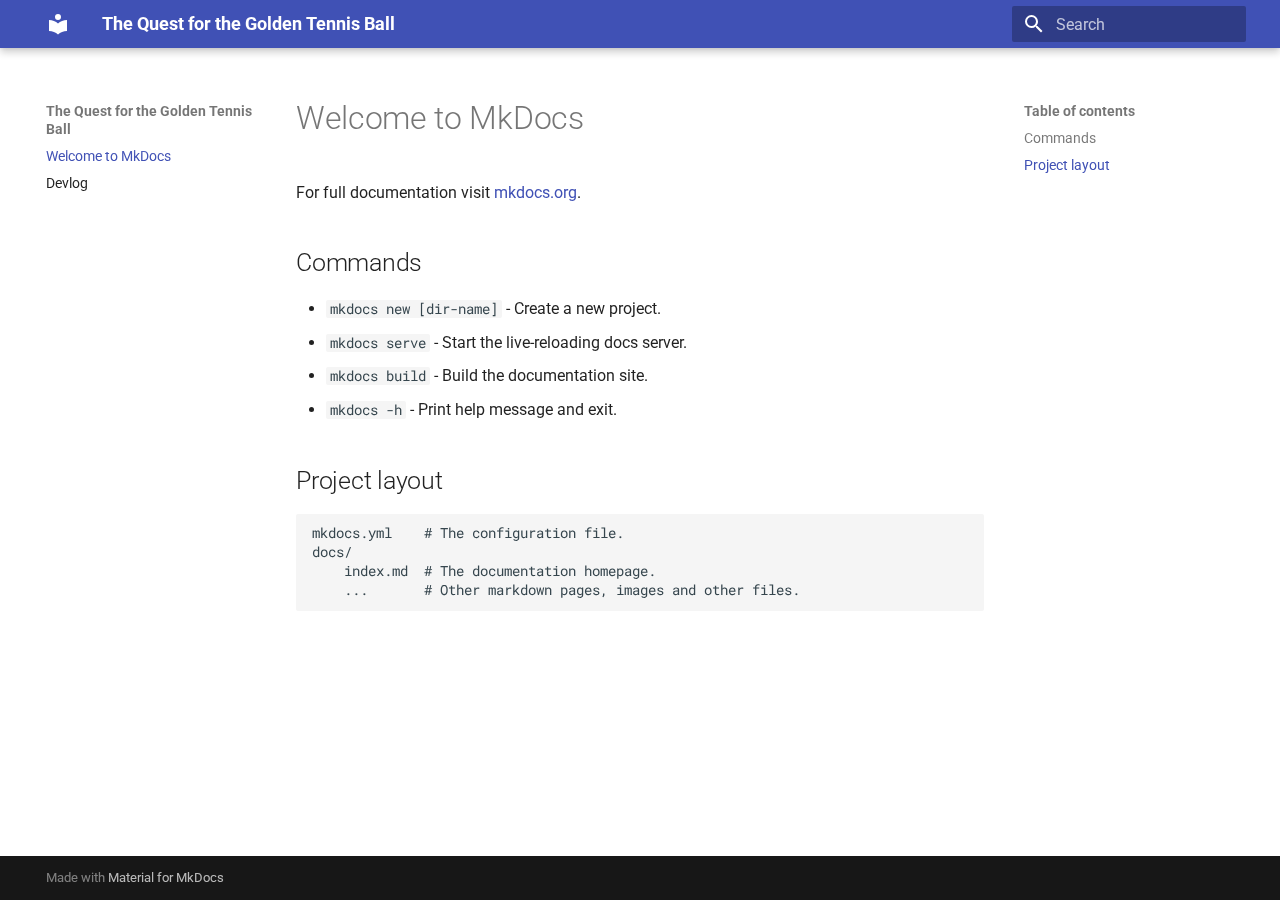
<file: index.html>
<!doctype html>
<html lang="en" class="no-js">
  <head>
    
      <meta charset="utf-8">
      <meta name="viewport" content="width=device-width,initial-scale=1">
      
      
      
      
      
        <link rel="next" href="devlog/">
      
      
        
      
      
      <link rel="icon" href="assets/images/favicon.png">
      <meta name="generator" content="mkdocs-1.6.1, mkdocs-material-9.7.0">
    
    
      
        <title>The Quest for the Golden Tennis Ball</title>
      
    
    
      <link rel="stylesheet" href="assets/stylesheets/main.618322db.min.css">
      
      


    
    
      
    
    
      
        
        
        <link rel="preconnect" href="https://fonts.gstatic.com" crossorigin>
        <link rel="stylesheet" href="https://fonts.googleapis.com/css?family=Roboto:300,300i,400,400i,700,700i%7CRoboto+Mono:400,400i,700,700i&display=fallback">
        <style>:root{--md-text-font:"Roboto";--md-code-font:"Roboto Mono"}</style>
      
    
    
    <script>__md_scope=new URL(".",location),__md_hash=e=>[...e].reduce(((e,_)=>(e<<5)-e+_.charCodeAt(0)),0),__md_get=(e,_=localStorage,t=__md_scope)=>JSON.parse(_.getItem(t.pathname+"."+e)),__md_set=(e,_,t=localStorage,a=__md_scope)=>{try{t.setItem(a.pathname+"."+e,JSON.stringify(_))}catch(e){}}</script>
    
      

    
    
  </head>
  
  
    <body dir="ltr">
  
    
    <input class="md-toggle" data-md-toggle="drawer" type="checkbox" id="__drawer" autocomplete="off">
    <input class="md-toggle" data-md-toggle="search" type="checkbox" id="__search" autocomplete="off">
    <label class="md-overlay" for="__drawer"></label>
    <div data-md-component="skip">
      
        
        <a href="#welcome-to-mkdocs" class="md-skip">
          Skip to content
        </a>
      
    </div>
    <div data-md-component="announce">
      
    </div>
    
    
      

  

<header class="md-header md-header--shadow" data-md-component="header">
  <nav class="md-header__inner md-grid" aria-label="Header">
    <a href="." title="The Quest for the Golden Tennis Ball" class="md-header__button md-logo" aria-label="The Quest for the Golden Tennis Ball" data-md-component="logo">
      
  
  <svg xmlns="http://www.w3.org/2000/svg" viewBox="0 0 24 24"><path d="M12 8a3 3 0 0 0 3-3 3 3 0 0 0-3-3 3 3 0 0 0-3 3 3 3 0 0 0 3 3m0 3.54C9.64 9.35 6.5 8 3 8v11c3.5 0 6.64 1.35 9 3.54 2.36-2.19 5.5-3.54 9-3.54V8c-3.5 0-6.64 1.35-9 3.54"/></svg>

    </a>
    <label class="md-header__button md-icon" for="__drawer">
      
      <svg xmlns="http://www.w3.org/2000/svg" viewBox="0 0 24 24"><path d="M3 6h18v2H3zm0 5h18v2H3zm0 5h18v2H3z"/></svg>
    </label>
    <div class="md-header__title" data-md-component="header-title">
      <div class="md-header__ellipsis">
        <div class="md-header__topic">
          <span class="md-ellipsis">
            The Quest for the Golden Tennis Ball
          </span>
        </div>
        <div class="md-header__topic" data-md-component="header-topic">
          <span class="md-ellipsis">
            
              Welcome to MkDocs
            
          </span>
        </div>
      </div>
    </div>
    
    
      <script>var palette=__md_get("__palette");if(palette&&palette.color){if("(prefers-color-scheme)"===palette.color.media){var media=matchMedia("(prefers-color-scheme: light)"),input=document.querySelector(media.matches?"[data-md-color-media='(prefers-color-scheme: light)']":"[data-md-color-media='(prefers-color-scheme: dark)']");palette.color.media=input.getAttribute("data-md-color-media"),palette.color.scheme=input.getAttribute("data-md-color-scheme"),palette.color.primary=input.getAttribute("data-md-color-primary"),palette.color.accent=input.getAttribute("data-md-color-accent")}for(var[key,value]of Object.entries(palette.color))document.body.setAttribute("data-md-color-"+key,value)}</script>
    
    
    
      
      
        <label class="md-header__button md-icon" for="__search">
          
          <svg xmlns="http://www.w3.org/2000/svg" viewBox="0 0 24 24"><path d="M9.5 3A6.5 6.5 0 0 1 16 9.5c0 1.61-.59 3.09-1.56 4.23l.27.27h.79l5 5-1.5 1.5-5-5v-.79l-.27-.27A6.52 6.52 0 0 1 9.5 16 6.5 6.5 0 0 1 3 9.5 6.5 6.5 0 0 1 9.5 3m0 2C7 5 5 7 5 9.5S7 14 9.5 14 14 12 14 9.5 12 5 9.5 5"/></svg>
        </label>
        <div class="md-search" data-md-component="search" role="dialog">
  <label class="md-search__overlay" for="__search"></label>
  <div class="md-search__inner" role="search">
    <form class="md-search__form" name="search">
      <input type="text" class="md-search__input" name="query" aria-label="Search" placeholder="Search" autocapitalize="off" autocorrect="off" autocomplete="off" spellcheck="false" data-md-component="search-query" required>
      <label class="md-search__icon md-icon" for="__search">
        
        <svg xmlns="http://www.w3.org/2000/svg" viewBox="0 0 24 24"><path d="M9.5 3A6.5 6.5 0 0 1 16 9.5c0 1.61-.59 3.09-1.56 4.23l.27.27h.79l5 5-1.5 1.5-5-5v-.79l-.27-.27A6.52 6.52 0 0 1 9.5 16 6.5 6.5 0 0 1 3 9.5 6.5 6.5 0 0 1 9.5 3m0 2C7 5 5 7 5 9.5S7 14 9.5 14 14 12 14 9.5 12 5 9.5 5"/></svg>
        
        <svg xmlns="http://www.w3.org/2000/svg" viewBox="0 0 24 24"><path d="M20 11v2H8l5.5 5.5-1.42 1.42L4.16 12l7.92-7.92L13.5 5.5 8 11z"/></svg>
      </label>
      <nav class="md-search__options" aria-label="Search">
        
        <button type="reset" class="md-search__icon md-icon" title="Clear" aria-label="Clear" tabindex="-1">
          
          <svg xmlns="http://www.w3.org/2000/svg" viewBox="0 0 24 24"><path d="M19 6.41 17.59 5 12 10.59 6.41 5 5 6.41 10.59 12 5 17.59 6.41 19 12 13.41 17.59 19 19 17.59 13.41 12z"/></svg>
        </button>
      </nav>
      
    </form>
    <div class="md-search__output">
      <div class="md-search__scrollwrap" tabindex="0" data-md-scrollfix>
        <div class="md-search-result" data-md-component="search-result">
          <div class="md-search-result__meta">
            Initializing search
          </div>
          <ol class="md-search-result__list" role="presentation"></ol>
        </div>
      </div>
    </div>
  </div>
</div>
      
    
    
  </nav>
  
</header>
    
    <div class="md-container" data-md-component="container">
      
      
        
          
        
      
      <main class="md-main" data-md-component="main">
        <div class="md-main__inner md-grid">
          
            
              
              <div class="md-sidebar md-sidebar--primary" data-md-component="sidebar" data-md-type="navigation" >
                <div class="md-sidebar__scrollwrap">
                  <div class="md-sidebar__inner">
                    



<nav class="md-nav md-nav--primary" aria-label="Navigation" data-md-level="0">
  <label class="md-nav__title" for="__drawer">
    <a href="." title="The Quest for the Golden Tennis Ball" class="md-nav__button md-logo" aria-label="The Quest for the Golden Tennis Ball" data-md-component="logo">
      
  
  <svg xmlns="http://www.w3.org/2000/svg" viewBox="0 0 24 24"><path d="M12 8a3 3 0 0 0 3-3 3 3 0 0 0-3-3 3 3 0 0 0-3 3 3 3 0 0 0 3 3m0 3.54C9.64 9.35 6.5 8 3 8v11c3.5 0 6.64 1.35 9 3.54 2.36-2.19 5.5-3.54 9-3.54V8c-3.5 0-6.64 1.35-9 3.54"/></svg>

    </a>
    The Quest for the Golden Tennis Ball
  </label>
  
  <ul class="md-nav__list" data-md-scrollfix>
    
      
      
  
  
    
  
  
  
    <li class="md-nav__item md-nav__item--active">
      
      <input class="md-nav__toggle md-toggle" type="checkbox" id="__toc">
      
      
        
      
      
        <label class="md-nav__link md-nav__link--active" for="__toc">
          
  
  
  <span class="md-ellipsis">
    
  
    Welcome to MkDocs
  

    
  </span>
  
  

          <span class="md-nav__icon md-icon"></span>
        </label>
      
      <a href="." class="md-nav__link md-nav__link--active">
        
  
  
  <span class="md-ellipsis">
    
  
    Welcome to MkDocs
  

    
  </span>
  
  

      </a>
      
        

<nav class="md-nav md-nav--secondary" aria-label="Table of contents">
  
  
  
    
  
  
    <label class="md-nav__title" for="__toc">
      <span class="md-nav__icon md-icon"></span>
      Table of contents
    </label>
    <ul class="md-nav__list" data-md-component="toc" data-md-scrollfix>
      
        <li class="md-nav__item">
  <a href="#commands" class="md-nav__link">
    <span class="md-ellipsis">
      
        Commands
      
    </span>
  </a>
  
</li>
      
        <li class="md-nav__item">
  <a href="#project-layout" class="md-nav__link">
    <span class="md-ellipsis">
      
        Project layout
      
    </span>
  </a>
  
</li>
      
    </ul>
  
</nav>
      
    </li>
  

    
      
      
  
  
  
  
    <li class="md-nav__item">
      <a href="devlog/" class="md-nav__link">
        
  
  
  <span class="md-ellipsis">
    
  
    Devlog
  

    
  </span>
  
  

      </a>
    </li>
  

    
  </ul>
</nav>
                  </div>
                </div>
              </div>
            
            
              
              <div class="md-sidebar md-sidebar--secondary" data-md-component="sidebar" data-md-type="toc" >
                <div class="md-sidebar__scrollwrap">
                  <div class="md-sidebar__inner">
                    

<nav class="md-nav md-nav--secondary" aria-label="Table of contents">
  
  
  
    
  
  
    <label class="md-nav__title" for="__toc">
      <span class="md-nav__icon md-icon"></span>
      Table of contents
    </label>
    <ul class="md-nav__list" data-md-component="toc" data-md-scrollfix>
      
        <li class="md-nav__item">
  <a href="#commands" class="md-nav__link">
    <span class="md-ellipsis">
      
        Commands
      
    </span>
  </a>
  
</li>
      
        <li class="md-nav__item">
  <a href="#project-layout" class="md-nav__link">
    <span class="md-ellipsis">
      
        Project layout
      
    </span>
  </a>
  
</li>
      
    </ul>
  
</nav>
                  </div>
                </div>
              </div>
            
          
          
            <div class="md-content" data-md-component="content">
              
              <article class="md-content__inner md-typeset">
                
                  



<h1 id="welcome-to-mkdocs">Welcome to MkDocs</h1>
<p>For full documentation visit <a href="https://www.mkdocs.org">mkdocs.org</a>.</p>
<h2 id="commands">Commands</h2>
<ul>
<li><code>mkdocs new [dir-name]</code> - Create a new project.</li>
<li><code>mkdocs serve</code> - Start the live-reloading docs server.</li>
<li><code>mkdocs build</code> - Build the documentation site.</li>
<li><code>mkdocs -h</code> - Print help message and exit.</li>
</ul>
<h2 id="project-layout">Project layout</h2>
<pre><code>mkdocs.yml    # The configuration file.
docs/
    index.md  # The documentation homepage.
    ...       # Other markdown pages, images and other files.
</code></pre>












                
              </article>
            </div>
          
          
<script>var target=document.getElementById(location.hash.slice(1));target&&target.name&&(target.checked=target.name.startsWith("__tabbed_"))</script>
        </div>
        
      </main>
      
        <footer class="md-footer">
  
  <div class="md-footer-meta md-typeset">
    <div class="md-footer-meta__inner md-grid">
      <div class="md-copyright">
  
  
    Made with
    <a href="https://squidfunk.github.io/mkdocs-material/" target="_blank" rel="noopener">
      Material for MkDocs
    </a>
  
</div>
      
    </div>
  </div>
</footer>
      
    </div>
    <div class="md-dialog" data-md-component="dialog">
      <div class="md-dialog__inner md-typeset"></div>
    </div>
    
    
    
      
      
      <script id="__config" type="application/json">{"annotate": null, "base": ".", "features": [], "search": "assets/javascripts/workers/search.7a47a382.min.js", "tags": null, "translations": {"clipboard.copied": "Copied to clipboard", "clipboard.copy": "Copy to clipboard", "search.result.more.one": "1 more on this page", "search.result.more.other": "# more on this page", "search.result.none": "No matching documents", "search.result.one": "1 matching document", "search.result.other": "# matching documents", "search.result.placeholder": "Type to start searching", "search.result.term.missing": "Missing", "select.version": "Select version"}, "version": null}</script>
    
    
      <script src="assets/javascripts/bundle.e71a0d61.min.js"></script>
      
    
  </body>
</html>
</file>
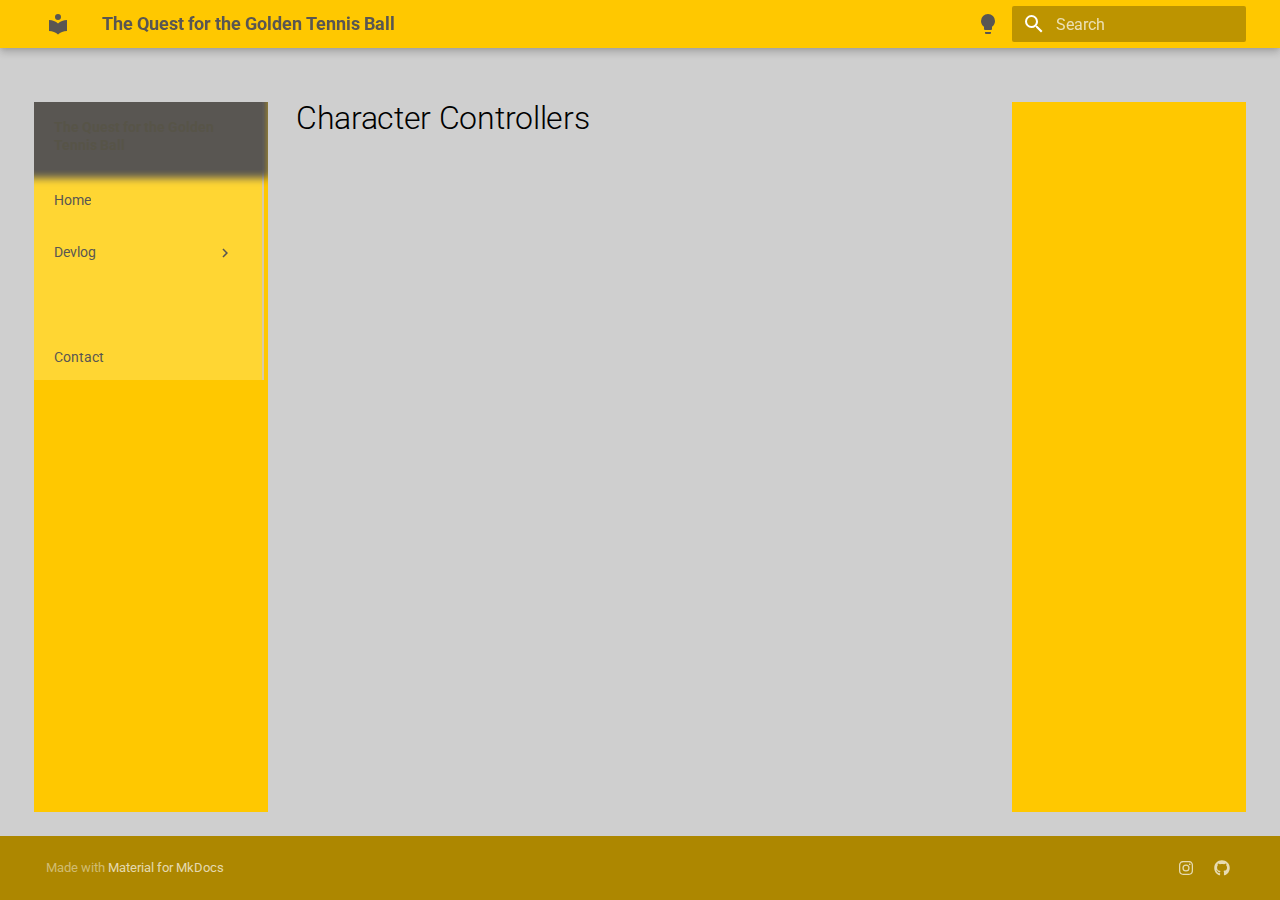
<file: CharacterController/index.html>
<!DOCTYPE html><html lang="en" class="no-js"><head>
    
      <meta charset="utf-8">
      <meta name="viewport" content="width=device-width,initial-scale=1">
      
        <meta name="description" content="A post about the different character controllers I've tried.">
      
      
      
      
      
      
        
      
      
      <link rel="icon" href="../assets/images/favicon.png">
      <meta name="generator" content="mkdocs-1.6.1, mkdocs-material-9.7.0">
    
    
      
        <title>Character Controller - The Quest for the Golden Tennis Ball</title>
      
    
    
      <link rel="stylesheet" href="../assets/stylesheets/main.618322db.min.css">
      
        
        <link rel="stylesheet" href="../assets/stylesheets/palette.ab4e12ef.min.css">
      
      


    
    
      
    
    
      
        
        
        <link rel="preconnect" href="https://fonts.gstatic.com" crossorigin>
        <link rel="stylesheet" href="https://fonts.googleapis.com/css?family=Roboto:300,300i,400,400i,700,700i%7CRoboto+Mono:400,400i,700,700i&amp;display=fallback">
        <style>:root{--md-text-font:"Roboto";--md-code-font:"Roboto Mono"}</style>
      
    
    
      <link rel="stylesheet" href="../stylesheets/gtb.css">
    
    <script>__md_scope=new URL("..",location),__md_hash=e=>[...e].reduce(((e,_)=>(e<<5)-e+_.charCodeAt(0)),0),__md_get=(e,_=localStorage,t=__md_scope)=>JSON.parse(_.getItem(t.pathname+"."+e)),__md_set=(e,_,t=localStorage,a=__md_scope)=>{try{t.setItem(a.pathname+"."+e,JSON.stringify(_))}catch(e){}}</script>
    
      

    
    
  <link href="../assets/stylesheets/glightbox.min.css" rel="stylesheet"><script src="../assets/javascripts/glightbox.min.js"></script><style id="glightbox-style">
            html.glightbox-open { overflow: initial; height: 100%; }
            .gslide-title { margin-top: 0px; user-select: text; }
            .gslide-desc { color: #666; user-select: text; }
            .gslide-image img { background: white; }
            .gscrollbar-fixer { padding-right: 15px; }
            .gdesc-inner { font-size: 0.75rem; }
            body[data-md-color-scheme="slate"] .gdesc-inner { background: var(--md-default-bg-color); }
            body[data-md-color-scheme="slate"] .gslide-title { color: var(--md-default-fg-color); }
            body[data-md-color-scheme="slate"] .gslide-desc { color: var(--md-default-fg-color); }
        </style></head>
  
  
    
    
      
    
    
    
    
    <body dir="ltr" data-md-color-scheme="gtbLight" data-md-color-primary="indigo" data-md-color-accent="indigo">
  
    
    <input class="md-toggle" data-md-toggle="drawer" type="checkbox" id="__drawer" autocomplete="off">
    <input class="md-toggle" data-md-toggle="search" type="checkbox" id="__search" autocomplete="off">
    <label class="md-overlay" for="__drawer"></label>
    <div data-md-component="skip">
      
        
        <a href="#character-controllers" class="md-skip">
          Skip to content
        </a>
      
    </div>
    <div data-md-component="announce">
      
    </div>
    
    
      

  

<header class="md-header md-header--shadow" data-md-component="header">
  <nav class="md-header__inner md-grid" aria-label="Header">
    <a href=".." title="The Quest for the Golden Tennis Ball" class="md-header__button md-logo" aria-label="The Quest for the Golden Tennis Ball" data-md-component="logo">
      
  
  <svg xmlns="http://www.w3.org/2000/svg" viewBox="0 0 24 24"><path d="M12 8a3 3 0 0 0 3-3 3 3 0 0 0-3-3 3 3 0 0 0-3 3 3 3 0 0 0 3 3m0 3.54C9.64 9.35 6.5 8 3 8v11c3.5 0 6.64 1.35 9 3.54 2.36-2.19 5.5-3.54 9-3.54V8c-3.5 0-6.64 1.35-9 3.54"></path></svg>

    </a>
    <label class="md-header__button md-icon" for="__drawer">
      
      <svg xmlns="http://www.w3.org/2000/svg" viewBox="0 0 24 24"><path d="M3 6h18v2H3zm0 5h18v2H3zm0 5h18v2H3z"></path></svg>
    </label>
    <div class="md-header__title" data-md-component="header-title">
      <div class="md-header__ellipsis">
        <div class="md-header__topic">
          <span class="md-ellipsis">
            The Quest for the Golden Tennis Ball
          </span>
        </div>
        <div class="md-header__topic" data-md-component="header-topic">
          <span class="md-ellipsis">
            
              Character Controller
            
          </span>
        </div>
      </div>
    </div>
    
      
        <form class="md-header__option" data-md-component="palette">
  
    
    
    
    <input class="md-option" data-md-color-media="" data-md-color-scheme="gtbLight" data-md-color-primary="indigo" data-md-color-accent="indigo" aria-label="Switch to dark mode" type="radio" name="__palette" id="__palette_0">
    
      <label class="md-header__button md-icon" title="Switch to dark mode" for="__palette_1" hidden>
        <svg xmlns="http://www.w3.org/2000/svg" viewBox="0 0 24 24"><path d="M12 2a7 7 0 0 0-7 7c0 2.38 1.19 4.47 3 5.74V17a1 1 0 0 0 1 1h6a1 1 0 0 0 1-1v-2.26c1.81-1.27 3-3.36 3-5.74a7 7 0 0 0-7-7M9 21a1 1 0 0 0 1 1h4a1 1 0 0 0 1-1v-1H9z"></path></svg>
      </label>
    
  
    
    
    
    <input class="md-option" data-md-color-media="" data-md-color-scheme="gtbDark" data-md-color-primary="indigo" data-md-color-accent="indigo" aria-label="Switch to light mode" type="radio" name="__palette" id="__palette_1">
    
      <label class="md-header__button md-icon" title="Switch to light mode" for="__palette_0" hidden>
        <svg xmlns="http://www.w3.org/2000/svg" viewBox="0 0 24 24"><path d="M12 2a7 7 0 0 1 7 7c0 2.38-1.19 4.47-3 5.74V17a1 1 0 0 1-1 1H9a1 1 0 0 1-1-1v-2.26C6.19 13.47 5 11.38 5 9a7 7 0 0 1 7-7M9 21v-1h6v1a1 1 0 0 1-1 1h-4a1 1 0 0 1-1-1m3-17a5 5 0 0 0-5 5c0 2.05 1.23 3.81 3 4.58V16h4v-2.42c1.77-.77 3-2.53 3-4.58a5 5 0 0 0-5-5"></path></svg>
      </label>
    
  
</form>
      
    
    
      <script>var palette=__md_get("__palette");if(palette&&palette.color){if("(prefers-color-scheme)"===palette.color.media){var media=matchMedia("(prefers-color-scheme: light)"),input=document.querySelector(media.matches?"[data-md-color-media='(prefers-color-scheme: light)']":"[data-md-color-media='(prefers-color-scheme: dark)']");palette.color.media=input.getAttribute("data-md-color-media"),palette.color.scheme=input.getAttribute("data-md-color-scheme"),palette.color.primary=input.getAttribute("data-md-color-primary"),palette.color.accent=input.getAttribute("data-md-color-accent")}for(var[key,value]of Object.entries(palette.color))document.body.setAttribute("data-md-color-"+key,value)}</script>
    
    
    
      
      
        <label class="md-header__button md-icon" for="__search">
          
          <svg xmlns="http://www.w3.org/2000/svg" viewBox="0 0 24 24"><path d="M9.5 3A6.5 6.5 0 0 1 16 9.5c0 1.61-.59 3.09-1.56 4.23l.27.27h.79l5 5-1.5 1.5-5-5v-.79l-.27-.27A6.52 6.52 0 0 1 9.5 16 6.5 6.5 0 0 1 3 9.5 6.5 6.5 0 0 1 9.5 3m0 2C7 5 5 7 5 9.5S7 14 9.5 14 14 12 14 9.5 12 5 9.5 5"></path></svg>
        </label>
        <div class="md-search" data-md-component="search" role="dialog">
  <label class="md-search__overlay" for="__search"></label>
  <div class="md-search__inner" role="search">
    <form class="md-search__form" name="search">
      <input type="text" class="md-search__input" name="query" aria-label="Search" placeholder="Search" autocapitalize="off" autocorrect="off" autocomplete="off" spellcheck="false" data-md-component="search-query" required>
      <label class="md-search__icon md-icon" for="__search">
        
        <svg xmlns="http://www.w3.org/2000/svg" viewBox="0 0 24 24"><path d="M9.5 3A6.5 6.5 0 0 1 16 9.5c0 1.61-.59 3.09-1.56 4.23l.27.27h.79l5 5-1.5 1.5-5-5v-.79l-.27-.27A6.52 6.52 0 0 1 9.5 16 6.5 6.5 0 0 1 3 9.5 6.5 6.5 0 0 1 9.5 3m0 2C7 5 5 7 5 9.5S7 14 9.5 14 14 12 14 9.5 12 5 9.5 5"></path></svg>
        
        <svg xmlns="http://www.w3.org/2000/svg" viewBox="0 0 24 24"><path d="M20 11v2H8l5.5 5.5-1.42 1.42L4.16 12l7.92-7.92L13.5 5.5 8 11z"></path></svg>
      </label>
      <nav class="md-search__options" aria-label="Search">
        
        <button type="reset" class="md-search__icon md-icon" title="Clear" aria-label="Clear" tabindex="-1">
          
          <svg xmlns="http://www.w3.org/2000/svg" viewBox="0 0 24 24"><path d="M19 6.41 17.59 5 12 10.59 6.41 5 5 6.41 10.59 12 5 17.59 6.41 19 12 13.41 17.59 19 19 17.59 13.41 12z"></path></svg>
        </button>
      </nav>
      
    </form>
    <div class="md-search__output">
      <div class="md-search__scrollwrap" tabindex="0" data-md-scrollfix>
        <div class="md-search-result" data-md-component="search-result">
          <div class="md-search-result__meta">
            Initializing search
          </div>
          <ol class="md-search-result__list" role="presentation"></ol>
        </div>
      </div>
    </div>
  </div>
</div>
      
    
    
  </nav>
  
</header>
    
    <div class="md-container" data-md-component="container">
      
      
        
          
        
      
      <main class="md-main" data-md-component="main">
        <div class="md-main__inner md-grid">
          
            
              
              <div class="md-sidebar md-sidebar--primary" data-md-component="sidebar" data-md-type="navigation">
                <div class="md-sidebar__scrollwrap">
                  <div class="md-sidebar__inner">
                    



<nav class="md-nav md-nav--primary" aria-label="Navigation" data-md-level="0">
  <label class="md-nav__title" for="__drawer">
    <a href=".." title="The Quest for the Golden Tennis Ball" class="md-nav__button md-logo" aria-label="The Quest for the Golden Tennis Ball" data-md-component="logo">
      
  
  <svg xmlns="http://www.w3.org/2000/svg" viewBox="0 0 24 24"><path d="M12 8a3 3 0 0 0 3-3 3 3 0 0 0-3-3 3 3 0 0 0-3 3 3 3 0 0 0 3 3m0 3.54C9.64 9.35 6.5 8 3 8v11c3.5 0 6.64 1.35 9 3.54 2.36-2.19 5.5-3.54 9-3.54V8c-3.5 0-6.64 1.35-9 3.54"></path></svg>

    </a>
    The Quest for the Golden Tennis Ball
  </label>
  
  <ul class="md-nav__list" data-md-scrollfix>
    
      
      
  
  
  
  
    <li class="md-nav__item">
      <a href=".." class="md-nav__link">
        
  
  
  <span class="md-ellipsis">
    
  
    Home
  

    
  </span>
  
  

      </a>
    </li>
  

    
      
      
  
  
  
  
    
    
    
    
    
    <li class="md-nav__item md-nav__item--nested">
      
        
        
        <input class="md-nav__toggle md-toggle " type="checkbox" id="__nav_2">
        
          
          <label class="md-nav__link" for="__nav_2" id="__nav_2_label" tabindex="0">
            
  
  
  <span class="md-ellipsis">
    
  
    Devlog
  

    
  </span>
  
  

            <span class="md-nav__icon md-icon"></span>
          </label>
        
        <nav class="md-nav" data-md-level="1" aria-labelledby="__nav_2_label" aria-expanded="false">
          <label class="md-nav__title" for="__nav_2">
            <span class="md-nav__icon md-icon"></span>
            
  
    Devlog
  

          </label>
          <ul class="md-nav__list" data-md-scrollfix>
            
              
                
  
  
  
  
    <li class="md-nav__item">
      <a href="../2025/11/18/firstPost/" class="md-nav__link">
        
  
  
  <span class="md-ellipsis">
    
  
    Getting Started
  

    
  </span>
  
  

      </a>
    </li>
  

              
            
          </ul>
        </nav>
      
    </li>
  

    
      
      
  
  
  
  
    <li class="md-nav__item">
      <a href="../contact/" class="md-nav__link">
        
  
  
  <span class="md-ellipsis">
    
  
    Contact
  

    
  </span>
  
  

      </a>
    </li>
  

    
  </ul>
</nav>
                  </div>
                </div>
              </div>
            
            
              
              <div class="md-sidebar md-sidebar--secondary" data-md-component="sidebar" data-md-type="toc">
                <div class="md-sidebar__scrollwrap">
                  <div class="md-sidebar__inner">
                    

  

<nav class="md-nav md-nav--secondary" aria-label="Site Contents">
  
  
  
    
  
  
</nav>
                  </div>
                </div>
              </div>
            
          
          
            <div class="md-content" data-md-component="content">
              
              <article class="md-content__inner md-typeset">
                
                  



<h1 id="character-controllers">Character Controllers<a class="headerlink" href="#character-controllers" title="Permanent link">¶</a></h1>







  
  






                
              </article>
            </div>
          
          
<script>var target=document.getElementById(location.hash.slice(1));target&&target.name&&(target.checked=target.name.startsWith("__tabbed_"))</script>
        </div>
        
      </main>
      
        <footer class="md-footer">
  
  <div class="md-footer-meta md-typeset">
    <div class="md-footer-meta__inner md-grid">
      <div class="md-copyright">
  
  
    Made with
    <a href="https://squidfunk.github.io/mkdocs-material/" target="_blank" rel="noopener">
      Material for MkDocs
    </a>
  
</div>
      
        
<div class="md-social">
  
    
    
    
    
      
      
    
    <a href="https://www.instagram.com/goldentennisball/" target="_blank" rel="noopener" title="www.instagram.com" class="md-social__link">
      <svg xmlns="http://www.w3.org/2000/svg" viewBox="0 0 448 512"><!--! Font Awesome Free 7.1.0 by @fontawesome - https://fontawesome.com License - https://fontawesome.com/license/free (Icons: CC BY 4.0, Fonts: SIL OFL 1.1, Code: MIT License) Copyright 2025 Fonticons, Inc.--><path d="M224.3 141a115 115 0 1 0-.6 230 115 115 0 1 0 .6-230m-.6 40.4a74.6 74.6 0 1 1 .6 149.2 74.6 74.6 0 1 1-.6-149.2m93.4-45.1a26.8 26.8 0 1 1 53.6 0 26.8 26.8 0 1 1-53.6 0m129.7 27.2c-1.7-35.9-9.9-67.7-36.2-93.9-26.2-26.2-58-34.4-93.9-36.2-37-2.1-147.9-2.1-184.9 0-35.8 1.7-67.6 9.9-93.9 36.1s-34.4 58-36.2 93.9c-2.1 37-2.1 147.9 0 184.9 1.7 35.9 9.9 67.7 36.2 93.9s58 34.4 93.9 36.2c37 2.1 147.9 2.1 184.9 0 35.9-1.7 67.7-9.9 93.9-36.2 26.2-26.2 34.4-58 36.2-93.9 2.1-37 2.1-147.8 0-184.8M399 388c-7.8 19.6-22.9 34.7-42.6 42.6-29.5 11.7-99.5 9-132.1 9s-102.7 2.6-132.1-9c-19.6-7.8-34.7-22.9-42.6-42.6-11.7-29.5-9-99.5-9-132.1s-2.6-102.7 9-132.1c7.8-19.6 22.9-34.7 42.6-42.6 29.5-11.7 99.5-9 132.1-9s102.7-2.6 132.1 9c19.6 7.8 34.7 22.9 42.6 42.6 11.7 29.5 9 99.5 9 132.1s2.7 102.7-9 132.1"></path></svg>
    </a>
  
    
    
    
    
      
      
    
    <a href="https://github.com/theAdmiral21/Golden-Tennis-Ball-Devlog" target="_blank" rel="noopener" title="github.com" class="md-social__link">
      <svg xmlns="http://www.w3.org/2000/svg" viewBox="0 0 512 512"><!--! Font Awesome Free 7.1.0 by @fontawesome - https://fontawesome.com License - https://fontawesome.com/license/free (Icons: CC BY 4.0, Fonts: SIL OFL 1.1, Code: MIT License) Copyright 2025 Fonticons, Inc.--><path d="M173.9 397.4c0 2-2.3 3.6-5.2 3.6-3.3.3-5.6-1.3-5.6-3.6 0-2 2.3-3.6 5.2-3.6 3-.3 5.6 1.3 5.6 3.6m-31.1-4.5c-.7 2 1.3 4.3 4.3 4.9 2.6 1 5.6 0 6.2-2s-1.3-4.3-4.3-5.2c-2.6-.7-5.5.3-6.2 2.3m44.2-1.7c-2.9.7-4.9 2.6-4.6 4.9.3 2 2.9 3.3 5.9 2.6 2.9-.7 4.9-2.6 4.6-4.6-.3-1.9-3-3.2-5.9-2.9M252.8 8C114.1 8 8 113.3 8 252c0 110.9 69.8 205.8 169.5 239.2 12.8 2.3 17.3-5.6 17.3-12.1 0-6.2-.3-40.4-.3-61.4 0 0-70 15-84.7-29.8 0 0-11.4-29.1-27.8-36.6 0 0-22.9-15.7 1.6-15.4 0 0 24.9 2 38.6 25.8 21.9 38.6 58.6 27.5 72.9 20.9 2.3-16 8.8-27.1 16-33.7-55.9-6.2-112.3-14.3-112.3-110.5 0-27.5 7.6-41.3 23.6-58.9-2.6-6.5-11.1-33.3 2.6-67.9 20.9-6.5 69 27 69 27 20-5.6 41.5-8.5 62.8-8.5s42.8 2.9 62.8 8.5c0 0 48.1-33.6 69-27 13.7 34.7 5.2 61.4 2.6 67.9 16 17.7 25.8 31.5 25.8 58.9 0 96.5-58.9 104.2-114.8 110.5 9.2 7.9 17 22.9 17 46.4 0 33.7-.3 75.4-.3 83.6 0 6.5 4.6 14.4 17.3 12.1C436.2 457.8 504 362.9 504 252 504 113.3 391.5 8 252.8 8M105.2 352.9c-1.3 1-1 3.3.7 5.2 1.6 1.6 3.9 2.3 5.2 1 1.3-1 1-3.3-.7-5.2-1.6-1.6-3.9-2.3-5.2-1m-10.8-8.1c-.7 1.3.3 2.9 2.3 3.9 1.6 1 3.6.7 4.3-.7.7-1.3-.3-2.9-2.3-3.9-2-.6-3.6-.3-4.3.7m32.4 35.6c-1.6 1.3-1 4.3 1.3 6.2 2.3 2.3 5.2 2.6 6.5 1 1.3-1.3.7-4.3-1.3-6.2-2.2-2.3-5.2-2.6-6.5-1m-11.4-14.7c-1.6 1-1.6 3.6 0 5.9s4.3 3.3 5.6 2.3c1.6-1.3 1.6-3.9 0-6.2-1.4-2.3-4-3.3-5.6-2"></path></svg>
    </a>
  
</div>
      
    </div>
  </div>
</footer>
      
    </div>
    <div class="md-dialog" data-md-component="dialog">
      <div class="md-dialog__inner md-typeset"></div>
    </div>
    
    
    
      
      
      <script id="__config" type="application/json">{"annotate": null, "base": "..", "features": ["toc.follow"], "search": "../assets/javascripts/workers/search.7a47a382.min.js", "tags": null, "translations": {"clipboard.copied": "Copied to clipboard", "clipboard.copy": "Copy to clipboard", "search.result.more.one": "1 more on this page", "search.result.more.other": "# more on this page", "search.result.none": "No matching documents", "search.result.one": "1 matching document", "search.result.other": "# matching documents", "search.result.placeholder": "Type to start searching", "search.result.term.missing": "Missing", "select.version": "Select version"}, "version": null}</script>
    
    
      <script src="../assets/javascripts/bundle.e71a0d61.min.js"></script>
      
    
  
<script id="init-glightbox">const lightbox = GLightbox({"touchNavigation": true, "loop": false, "zoomable": true, "draggable": true, "openEffect": "zoom", "closeEffect": "zoom", "slideEffect": "slide"});
document$.subscribe(()=>{ lightbox.reload(); });
</script></body></html>
</file>
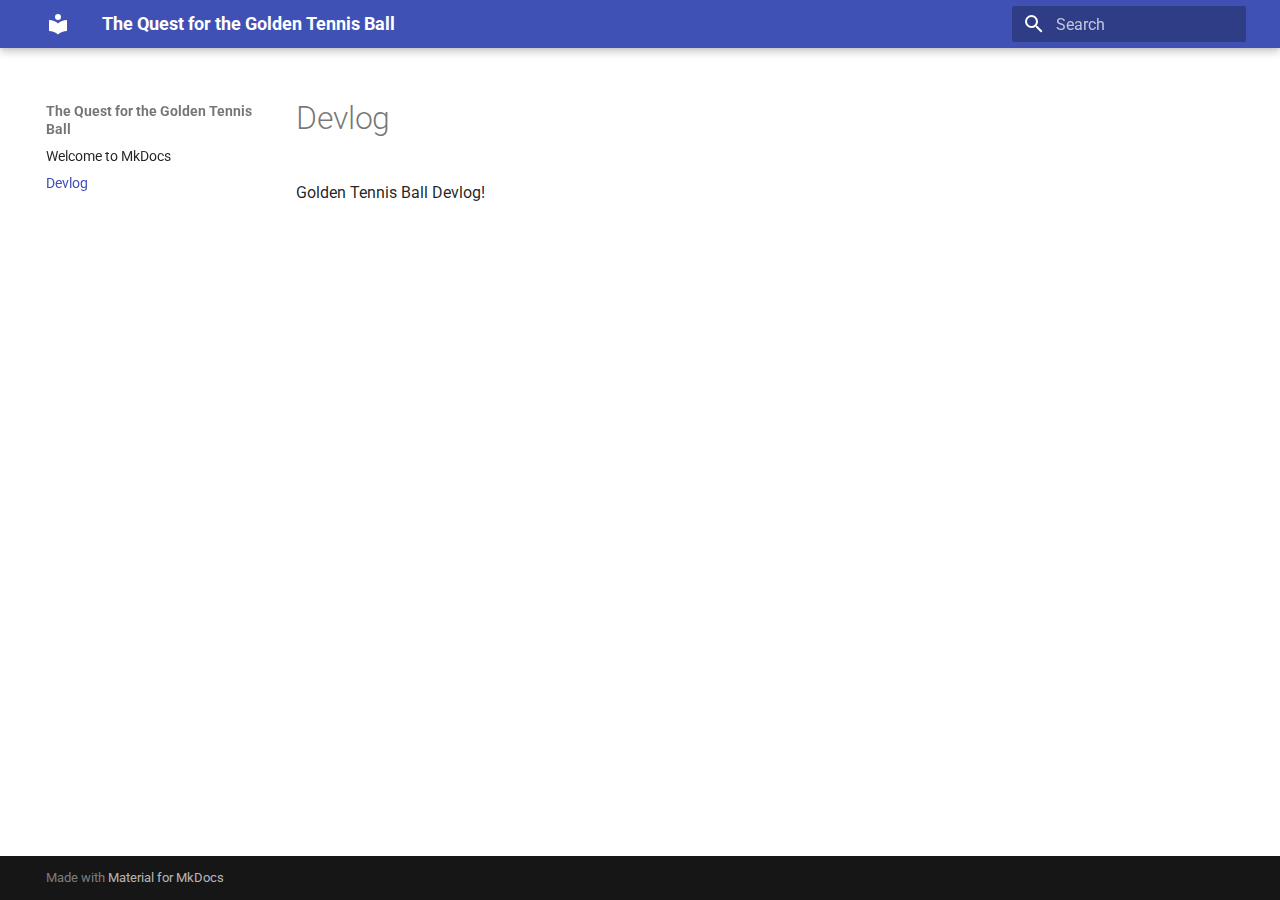
<file: devlog/index.html>
<!doctype html>
<html lang="en" class="no-js">
  <head>
    
      <meta charset="utf-8">
      <meta name="viewport" content="width=device-width,initial-scale=1">
      
      
      
      
        <link rel="prev" href="..">
      
      
      
        
      
      
      <link rel="icon" href="../assets/images/favicon.png">
      <meta name="generator" content="mkdocs-1.6.1, mkdocs-material-9.7.0">
    
    
      
        <title>Devlog - The Quest for the Golden Tennis Ball</title>
      
    
    
      <link rel="stylesheet" href="../assets/stylesheets/main.618322db.min.css">
      
      


    
    
      
    
    
      
        
        
        <link rel="preconnect" href="https://fonts.gstatic.com" crossorigin>
        <link rel="stylesheet" href="https://fonts.googleapis.com/css?family=Roboto:300,300i,400,400i,700,700i%7CRoboto+Mono:400,400i,700,700i&display=fallback">
        <style>:root{--md-text-font:"Roboto";--md-code-font:"Roboto Mono"}</style>
      
    
    
    <script>__md_scope=new URL("..",location),__md_hash=e=>[...e].reduce(((e,_)=>(e<<5)-e+_.charCodeAt(0)),0),__md_get=(e,_=localStorage,t=__md_scope)=>JSON.parse(_.getItem(t.pathname+"."+e)),__md_set=(e,_,t=localStorage,a=__md_scope)=>{try{t.setItem(a.pathname+"."+e,JSON.stringify(_))}catch(e){}}</script>
    
      

    
    
  </head>
  
  
    <body dir="ltr">
  
    
    <input class="md-toggle" data-md-toggle="drawer" type="checkbox" id="__drawer" autocomplete="off">
    <input class="md-toggle" data-md-toggle="search" type="checkbox" id="__search" autocomplete="off">
    <label class="md-overlay" for="__drawer"></label>
    <div data-md-component="skip">
      
    </div>
    <div data-md-component="announce">
      
    </div>
    
    
      

  

<header class="md-header md-header--shadow" data-md-component="header">
  <nav class="md-header__inner md-grid" aria-label="Header">
    <a href=".." title="The Quest for the Golden Tennis Ball" class="md-header__button md-logo" aria-label="The Quest for the Golden Tennis Ball" data-md-component="logo">
      
  
  <svg xmlns="http://www.w3.org/2000/svg" viewBox="0 0 24 24"><path d="M12 8a3 3 0 0 0 3-3 3 3 0 0 0-3-3 3 3 0 0 0-3 3 3 3 0 0 0 3 3m0 3.54C9.64 9.35 6.5 8 3 8v11c3.5 0 6.64 1.35 9 3.54 2.36-2.19 5.5-3.54 9-3.54V8c-3.5 0-6.64 1.35-9 3.54"/></svg>

    </a>
    <label class="md-header__button md-icon" for="__drawer">
      
      <svg xmlns="http://www.w3.org/2000/svg" viewBox="0 0 24 24"><path d="M3 6h18v2H3zm0 5h18v2H3zm0 5h18v2H3z"/></svg>
    </label>
    <div class="md-header__title" data-md-component="header-title">
      <div class="md-header__ellipsis">
        <div class="md-header__topic">
          <span class="md-ellipsis">
            The Quest for the Golden Tennis Ball
          </span>
        </div>
        <div class="md-header__topic" data-md-component="header-topic">
          <span class="md-ellipsis">
            
              Devlog
            
          </span>
        </div>
      </div>
    </div>
    
    
      <script>var palette=__md_get("__palette");if(palette&&palette.color){if("(prefers-color-scheme)"===palette.color.media){var media=matchMedia("(prefers-color-scheme: light)"),input=document.querySelector(media.matches?"[data-md-color-media='(prefers-color-scheme: light)']":"[data-md-color-media='(prefers-color-scheme: dark)']");palette.color.media=input.getAttribute("data-md-color-media"),palette.color.scheme=input.getAttribute("data-md-color-scheme"),palette.color.primary=input.getAttribute("data-md-color-primary"),palette.color.accent=input.getAttribute("data-md-color-accent")}for(var[key,value]of Object.entries(palette.color))document.body.setAttribute("data-md-color-"+key,value)}</script>
    
    
    
      
      
        <label class="md-header__button md-icon" for="__search">
          
          <svg xmlns="http://www.w3.org/2000/svg" viewBox="0 0 24 24"><path d="M9.5 3A6.5 6.5 0 0 1 16 9.5c0 1.61-.59 3.09-1.56 4.23l.27.27h.79l5 5-1.5 1.5-5-5v-.79l-.27-.27A6.52 6.52 0 0 1 9.5 16 6.5 6.5 0 0 1 3 9.5 6.5 6.5 0 0 1 9.5 3m0 2C7 5 5 7 5 9.5S7 14 9.5 14 14 12 14 9.5 12 5 9.5 5"/></svg>
        </label>
        <div class="md-search" data-md-component="search" role="dialog">
  <label class="md-search__overlay" for="__search"></label>
  <div class="md-search__inner" role="search">
    <form class="md-search__form" name="search">
      <input type="text" class="md-search__input" name="query" aria-label="Search" placeholder="Search" autocapitalize="off" autocorrect="off" autocomplete="off" spellcheck="false" data-md-component="search-query" required>
      <label class="md-search__icon md-icon" for="__search">
        
        <svg xmlns="http://www.w3.org/2000/svg" viewBox="0 0 24 24"><path d="M9.5 3A6.5 6.5 0 0 1 16 9.5c0 1.61-.59 3.09-1.56 4.23l.27.27h.79l5 5-1.5 1.5-5-5v-.79l-.27-.27A6.52 6.52 0 0 1 9.5 16 6.5 6.5 0 0 1 3 9.5 6.5 6.5 0 0 1 9.5 3m0 2C7 5 5 7 5 9.5S7 14 9.5 14 14 12 14 9.5 12 5 9.5 5"/></svg>
        
        <svg xmlns="http://www.w3.org/2000/svg" viewBox="0 0 24 24"><path d="M20 11v2H8l5.5 5.5-1.42 1.42L4.16 12l7.92-7.92L13.5 5.5 8 11z"/></svg>
      </label>
      <nav class="md-search__options" aria-label="Search">
        
        <button type="reset" class="md-search__icon md-icon" title="Clear" aria-label="Clear" tabindex="-1">
          
          <svg xmlns="http://www.w3.org/2000/svg" viewBox="0 0 24 24"><path d="M19 6.41 17.59 5 12 10.59 6.41 5 5 6.41 10.59 12 5 17.59 6.41 19 12 13.41 17.59 19 19 17.59 13.41 12z"/></svg>
        </button>
      </nav>
      
    </form>
    <div class="md-search__output">
      <div class="md-search__scrollwrap" tabindex="0" data-md-scrollfix>
        <div class="md-search-result" data-md-component="search-result">
          <div class="md-search-result__meta">
            Initializing search
          </div>
          <ol class="md-search-result__list" role="presentation"></ol>
        </div>
      </div>
    </div>
  </div>
</div>
      
    
    
  </nav>
  
</header>
    
    <div class="md-container" data-md-component="container">
      
      
        
          
        
      
      <main class="md-main" data-md-component="main">
        <div class="md-main__inner md-grid">
          
            
              
              <div class="md-sidebar md-sidebar--primary" data-md-component="sidebar" data-md-type="navigation" >
                <div class="md-sidebar__scrollwrap">
                  <div class="md-sidebar__inner">
                    



<nav class="md-nav md-nav--primary" aria-label="Navigation" data-md-level="0">
  <label class="md-nav__title" for="__drawer">
    <a href=".." title="The Quest for the Golden Tennis Ball" class="md-nav__button md-logo" aria-label="The Quest for the Golden Tennis Ball" data-md-component="logo">
      
  
  <svg xmlns="http://www.w3.org/2000/svg" viewBox="0 0 24 24"><path d="M12 8a3 3 0 0 0 3-3 3 3 0 0 0-3-3 3 3 0 0 0-3 3 3 3 0 0 0 3 3m0 3.54C9.64 9.35 6.5 8 3 8v11c3.5 0 6.64 1.35 9 3.54 2.36-2.19 5.5-3.54 9-3.54V8c-3.5 0-6.64 1.35-9 3.54"/></svg>

    </a>
    The Quest for the Golden Tennis Ball
  </label>
  
  <ul class="md-nav__list" data-md-scrollfix>
    
      
      
  
  
  
  
    <li class="md-nav__item">
      <a href=".." class="md-nav__link">
        
  
  
  <span class="md-ellipsis">
    
  
    Welcome to MkDocs
  

    
  </span>
  
  

      </a>
    </li>
  

    
      
      
  
  
    
  
  
  
    <li class="md-nav__item md-nav__item--active">
      
      <input class="md-nav__toggle md-toggle" type="checkbox" id="__toc">
      
      
      
      <a href="./" class="md-nav__link md-nav__link--active">
        
  
  
  <span class="md-ellipsis">
    
  
    Devlog
  

    
  </span>
  
  

      </a>
      
    </li>
  

    
  </ul>
</nav>
                  </div>
                </div>
              </div>
            
            
              
              <div class="md-sidebar md-sidebar--secondary" data-md-component="sidebar" data-md-type="toc" >
                <div class="md-sidebar__scrollwrap">
                  <div class="md-sidebar__inner">
                    

<nav class="md-nav md-nav--secondary" aria-label="Table of contents">
  
  
  
  
</nav>
                  </div>
                </div>
              </div>
            
          
          
            <div class="md-content" data-md-component="content">
              
              <article class="md-content__inner md-typeset">
                
                  



  <h1>Devlog</h1>

<p>Golden Tennis Ball Devlog!</p>












                
              </article>
            </div>
          
          
<script>var target=document.getElementById(location.hash.slice(1));target&&target.name&&(target.checked=target.name.startsWith("__tabbed_"))</script>
        </div>
        
      </main>
      
        <footer class="md-footer">
  
  <div class="md-footer-meta md-typeset">
    <div class="md-footer-meta__inner md-grid">
      <div class="md-copyright">
  
  
    Made with
    <a href="https://squidfunk.github.io/mkdocs-material/" target="_blank" rel="noopener">
      Material for MkDocs
    </a>
  
</div>
      
    </div>
  </div>
</footer>
      
    </div>
    <div class="md-dialog" data-md-component="dialog">
      <div class="md-dialog__inner md-typeset"></div>
    </div>
    
    
    
      
      
      <script id="__config" type="application/json">{"annotate": null, "base": "..", "features": [], "search": "../assets/javascripts/workers/search.7a47a382.min.js", "tags": null, "translations": {"clipboard.copied": "Copied to clipboard", "clipboard.copy": "Copy to clipboard", "search.result.more.one": "1 more on this page", "search.result.more.other": "# more on this page", "search.result.none": "No matching documents", "search.result.one": "1 matching document", "search.result.other": "# matching documents", "search.result.placeholder": "Type to start searching", "search.result.term.missing": "Missing", "select.version": "Select version"}, "version": null}</script>
    
    
      <script src="../assets/javascripts/bundle.e71a0d61.min.js"></script>
      
    
  </body>
</html>
</file>
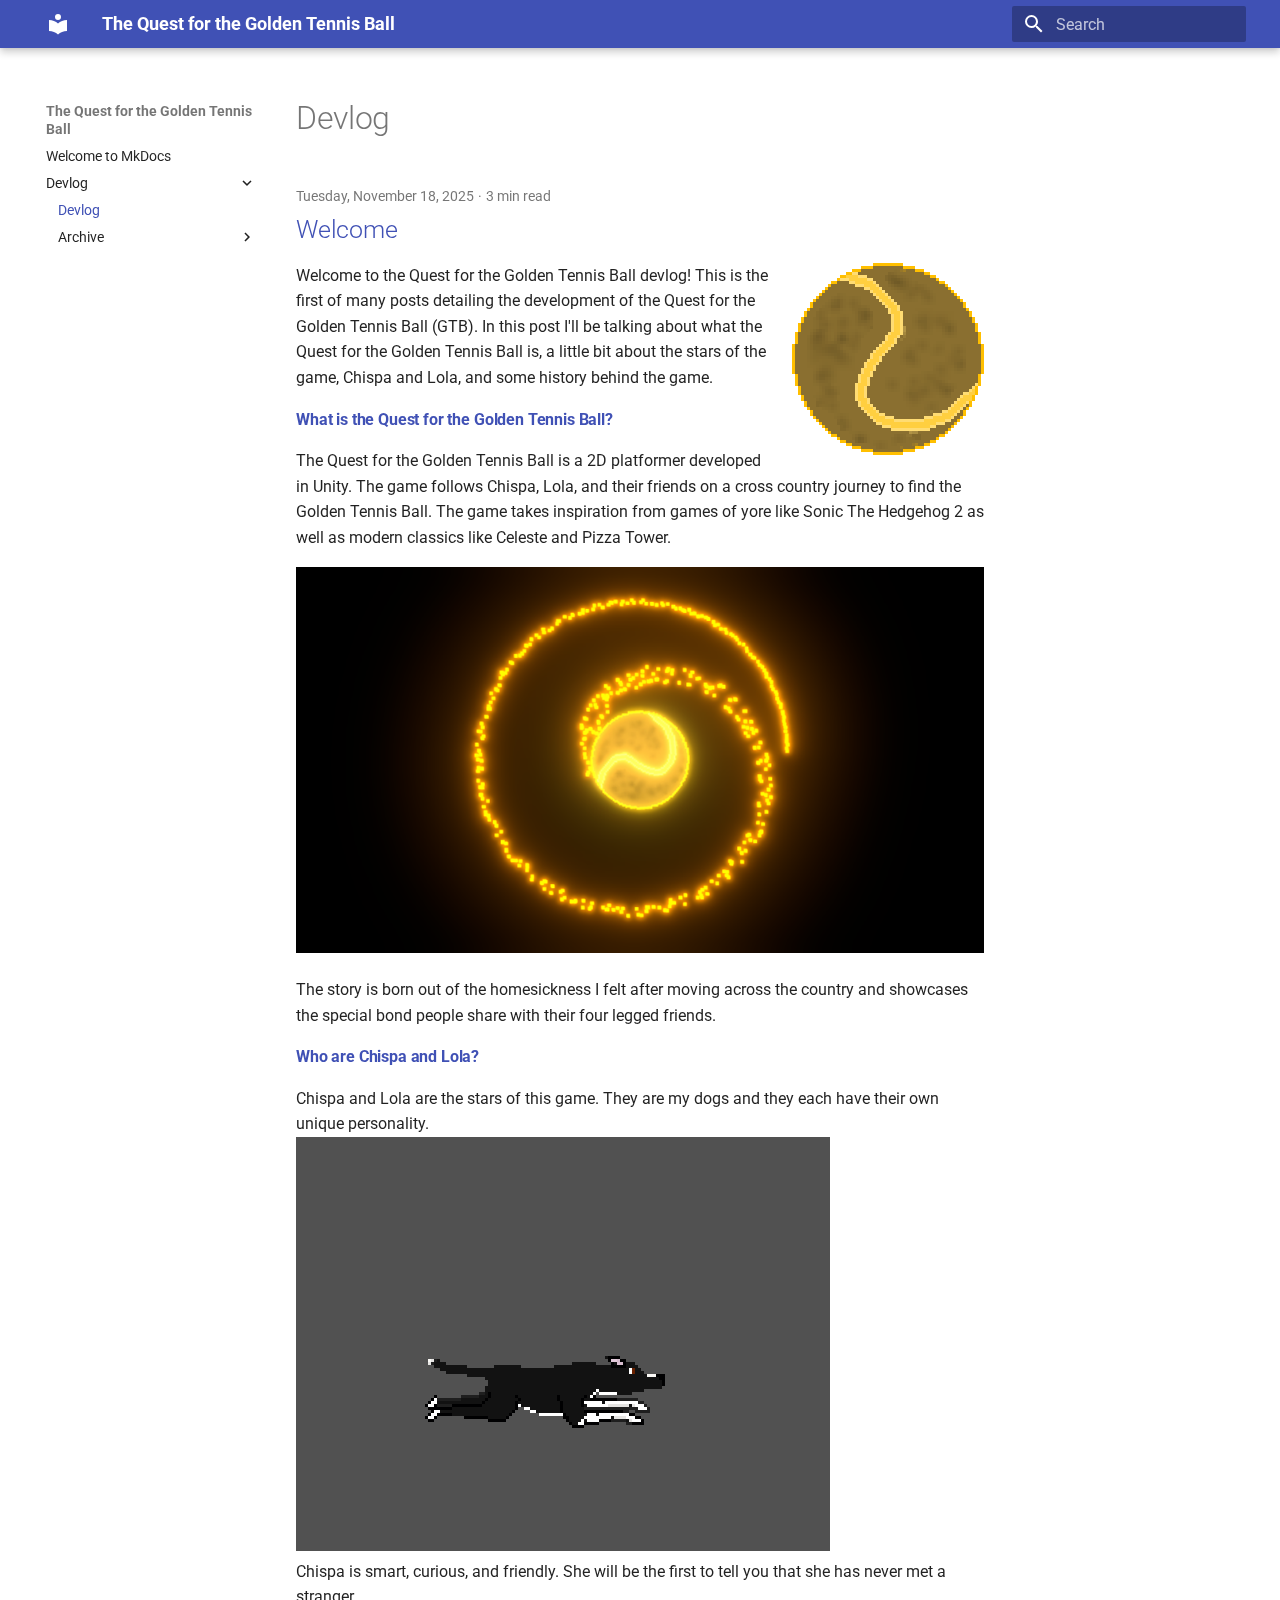
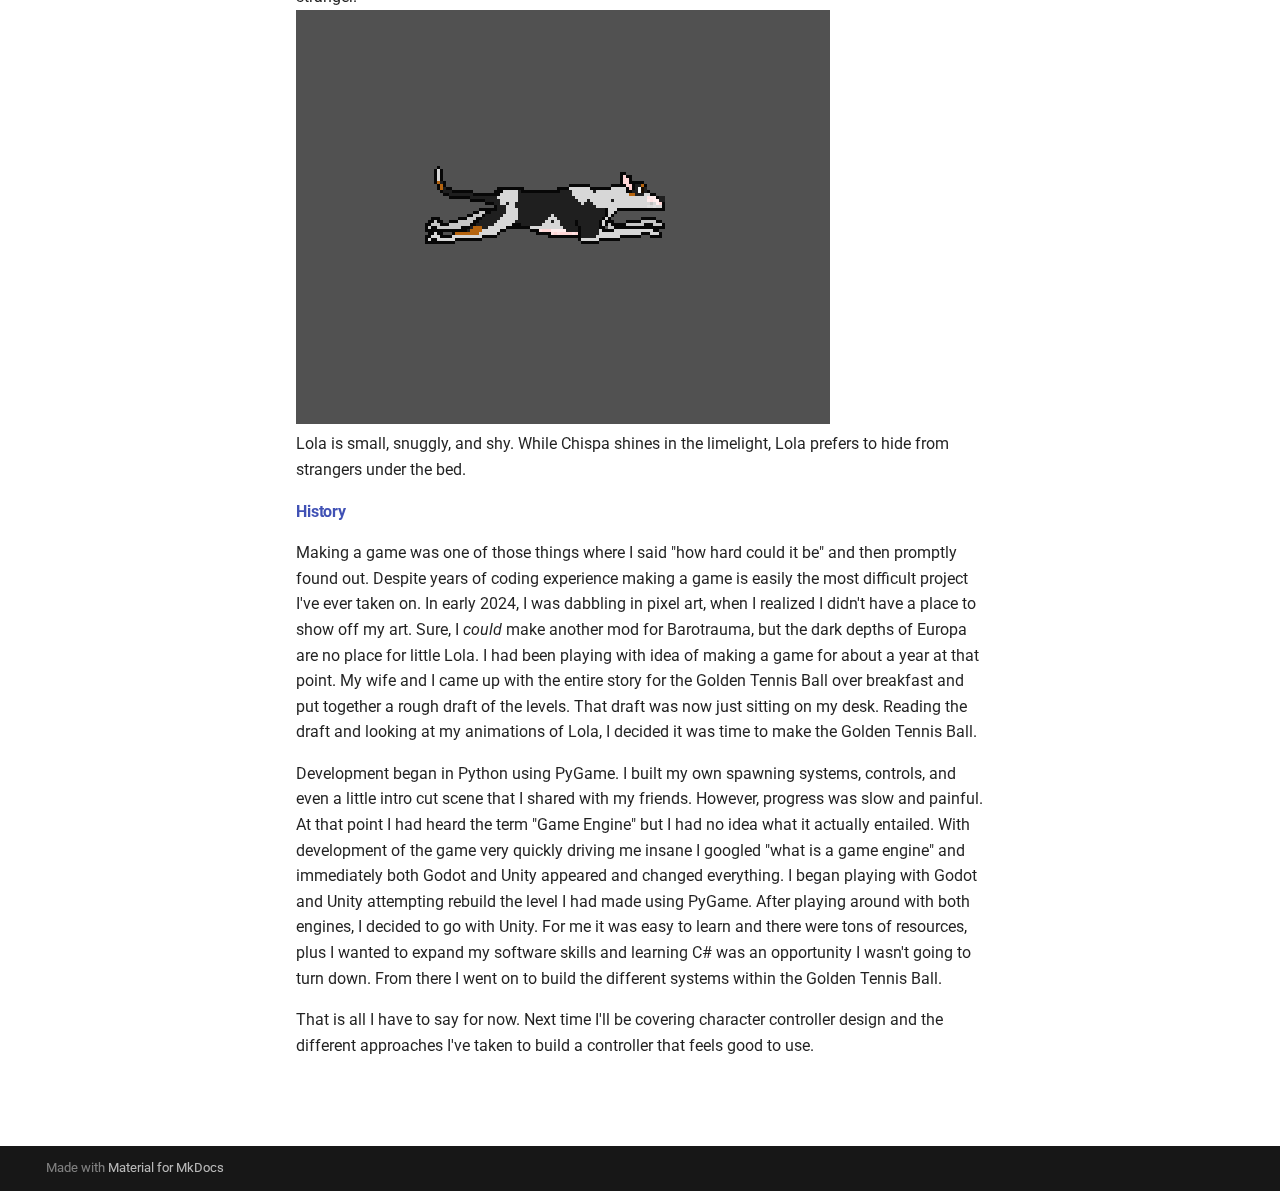
<file: Devlog/index.html>
<!DOCTYPE html><html lang="en" class="no-js"><head>
    
      <meta charset="utf-8">
      <meta name="viewport" content="width=device-width,initial-scale=1">
      
      
      
      
        <link rel="prev" href="..">
      
      
        <link rel="next" href="archive/2025/">
      
      
        
      
      
      <link rel="icon" href="../assets/images/favicon.png">
      <meta name="generator" content="mkdocs-1.6.1, mkdocs-material-9.7.0">
    
    
      
        <title>Devlog - The Quest for the Golden Tennis Ball</title>
      
    
    
      <link rel="stylesheet" href="../assets/stylesheets/main.618322db.min.css">
      
      


    
    
      
    
    
      
        
        
        <link rel="preconnect" href="https://fonts.gstatic.com" crossorigin>
        <link rel="stylesheet" href="https://fonts.googleapis.com/css?family=Roboto:300,300i,400,400i,700,700i%7CRoboto+Mono:400,400i,700,700i&amp;display=fallback">
        <style>:root{--md-text-font:"Roboto";--md-code-font:"Roboto Mono"}</style>
      
    
    
    <script>__md_scope=new URL("..",location),__md_hash=e=>[...e].reduce(((e,_)=>(e<<5)-e+_.charCodeAt(0)),0),__md_get=(e,_=localStorage,t=__md_scope)=>JSON.parse(_.getItem(t.pathname+"."+e)),__md_set=(e,_,t=localStorage,a=__md_scope)=>{try{t.setItem(a.pathname+"."+e,JSON.stringify(_))}catch(e){}}</script>
    
      

    
    
  <link href="../assets/stylesheets/glightbox.min.css" rel="stylesheet"><script src="../assets/javascripts/glightbox.min.js"></script><style id="glightbox-style">
            html.glightbox-open { overflow: initial; height: 100%; }
            .gslide-title { margin-top: 0px; user-select: text; }
            .gslide-desc { color: #666; user-select: text; }
            .gslide-image img { background: white; }
            .gscrollbar-fixer { padding-right: 15px; }
            .gdesc-inner { font-size: 0.75rem; }
            body[data-md-color-scheme="slate"] .gdesc-inner { background: var(--md-default-bg-color); }
            body[data-md-color-scheme="slate"] .gslide-title { color: var(--md-default-fg-color); }
            body[data-md-color-scheme="slate"] .gslide-desc { color: var(--md-default-fg-color); }
        </style></head>
  
  
    <body dir="ltr">
  
    
    <input class="md-toggle" data-md-toggle="drawer" type="checkbox" id="__drawer" autocomplete="off">
    <input class="md-toggle" data-md-toggle="search" type="checkbox" id="__search" autocomplete="off">
    <label class="md-overlay" for="__drawer"></label>
    <div data-md-component="skip">
      
        
        <a href="#devlog" class="md-skip">
          Skip to content
        </a>
      
    </div>
    <div data-md-component="announce">
      
    </div>
    
    
      

  

<header class="md-header md-header--shadow" data-md-component="header">
  <nav class="md-header__inner md-grid" aria-label="Header">
    <a href=".." title="The Quest for the Golden Tennis Ball" class="md-header__button md-logo" aria-label="The Quest for the Golden Tennis Ball" data-md-component="logo">
      
  
  <svg xmlns="http://www.w3.org/2000/svg" viewBox="0 0 24 24"><path d="M12 8a3 3 0 0 0 3-3 3 3 0 0 0-3-3 3 3 0 0 0-3 3 3 3 0 0 0 3 3m0 3.54C9.64 9.35 6.5 8 3 8v11c3.5 0 6.64 1.35 9 3.54 2.36-2.19 5.5-3.54 9-3.54V8c-3.5 0-6.64 1.35-9 3.54"></path></svg>

    </a>
    <label class="md-header__button md-icon" for="__drawer">
      
      <svg xmlns="http://www.w3.org/2000/svg" viewBox="0 0 24 24"><path d="M3 6h18v2H3zm0 5h18v2H3zm0 5h18v2H3z"></path></svg>
    </label>
    <div class="md-header__title" data-md-component="header-title">
      <div class="md-header__ellipsis">
        <div class="md-header__topic">
          <span class="md-ellipsis">
            The Quest for the Golden Tennis Ball
          </span>
        </div>
        <div class="md-header__topic" data-md-component="header-topic">
          <span class="md-ellipsis">
            
              Devlog
            
          </span>
        </div>
      </div>
    </div>
    
    
      <script>var palette=__md_get("__palette");if(palette&&palette.color){if("(prefers-color-scheme)"===palette.color.media){var media=matchMedia("(prefers-color-scheme: light)"),input=document.querySelector(media.matches?"[data-md-color-media='(prefers-color-scheme: light)']":"[data-md-color-media='(prefers-color-scheme: dark)']");palette.color.media=input.getAttribute("data-md-color-media"),palette.color.scheme=input.getAttribute("data-md-color-scheme"),palette.color.primary=input.getAttribute("data-md-color-primary"),palette.color.accent=input.getAttribute("data-md-color-accent")}for(var[key,value]of Object.entries(palette.color))document.body.setAttribute("data-md-color-"+key,value)}</script>
    
    
    
      
      
        <label class="md-header__button md-icon" for="__search">
          
          <svg xmlns="http://www.w3.org/2000/svg" viewBox="0 0 24 24"><path d="M9.5 3A6.5 6.5 0 0 1 16 9.5c0 1.61-.59 3.09-1.56 4.23l.27.27h.79l5 5-1.5 1.5-5-5v-.79l-.27-.27A6.52 6.52 0 0 1 9.5 16 6.5 6.5 0 0 1 3 9.5 6.5 6.5 0 0 1 9.5 3m0 2C7 5 5 7 5 9.5S7 14 9.5 14 14 12 14 9.5 12 5 9.5 5"></path></svg>
        </label>
        <div class="md-search" data-md-component="search" role="dialog">
  <label class="md-search__overlay" for="__search"></label>
  <div class="md-search__inner" role="search">
    <form class="md-search__form" name="search">
      <input type="text" class="md-search__input" name="query" aria-label="Search" placeholder="Search" autocapitalize="off" autocorrect="off" autocomplete="off" spellcheck="false" data-md-component="search-query" required>
      <label class="md-search__icon md-icon" for="__search">
        
        <svg xmlns="http://www.w3.org/2000/svg" viewBox="0 0 24 24"><path d="M9.5 3A6.5 6.5 0 0 1 16 9.5c0 1.61-.59 3.09-1.56 4.23l.27.27h.79l5 5-1.5 1.5-5-5v-.79l-.27-.27A6.52 6.52 0 0 1 9.5 16 6.5 6.5 0 0 1 3 9.5 6.5 6.5 0 0 1 9.5 3m0 2C7 5 5 7 5 9.5S7 14 9.5 14 14 12 14 9.5 12 5 9.5 5"></path></svg>
        
        <svg xmlns="http://www.w3.org/2000/svg" viewBox="0 0 24 24"><path d="M20 11v2H8l5.5 5.5-1.42 1.42L4.16 12l7.92-7.92L13.5 5.5 8 11z"></path></svg>
      </label>
      <nav class="md-search__options" aria-label="Search">
        
        <button type="reset" class="md-search__icon md-icon" title="Clear" aria-label="Clear" tabindex="-1">
          
          <svg xmlns="http://www.w3.org/2000/svg" viewBox="0 0 24 24"><path d="M19 6.41 17.59 5 12 10.59 6.41 5 5 6.41 10.59 12 5 17.59 6.41 19 12 13.41 17.59 19 19 17.59 13.41 12z"></path></svg>
        </button>
      </nav>
      
    </form>
    <div class="md-search__output">
      <div class="md-search__scrollwrap" tabindex="0" data-md-scrollfix>
        <div class="md-search-result" data-md-component="search-result">
          <div class="md-search-result__meta">
            Initializing search
          </div>
          <ol class="md-search-result__list" role="presentation"></ol>
        </div>
      </div>
    </div>
  </div>
</div>
      
    
    
  </nav>
  
</header>
    
    <div class="md-container" data-md-component="container">
      
      
        
          
        
      
      <main class="md-main" data-md-component="main">
        <div class="md-main__inner md-grid">
          
            
              
              <div class="md-sidebar md-sidebar--primary" data-md-component="sidebar" data-md-type="navigation">
                <div class="md-sidebar__scrollwrap">
                  <div class="md-sidebar__inner">
                    



<nav class="md-nav md-nav--primary" aria-label="Navigation" data-md-level="0">
  <label class="md-nav__title" for="__drawer">
    <a href=".." title="The Quest for the Golden Tennis Ball" class="md-nav__button md-logo" aria-label="The Quest for the Golden Tennis Ball" data-md-component="logo">
      
  
  <svg xmlns="http://www.w3.org/2000/svg" viewBox="0 0 24 24"><path d="M12 8a3 3 0 0 0 3-3 3 3 0 0 0-3-3 3 3 0 0 0-3 3 3 3 0 0 0 3 3m0 3.54C9.64 9.35 6.5 8 3 8v11c3.5 0 6.64 1.35 9 3.54 2.36-2.19 5.5-3.54 9-3.54V8c-3.5 0-6.64 1.35-9 3.54"></path></svg>

    </a>
    The Quest for the Golden Tennis Ball
  </label>
  
  <ul class="md-nav__list" data-md-scrollfix>
    
      
      
  
  
  
  
    <li class="md-nav__item">
      <a href=".." class="md-nav__link">
        
  
  
  <span class="md-ellipsis">
    
  
    Welcome to MkDocs
  

    
  </span>
  
  

      </a>
    </li>
  

    
      
      
  
  
    
  
  
  
    
    
    
    
    
    <li class="md-nav__item md-nav__item--active md-nav__item--nested">
      
        
        
        <input class="md-nav__toggle md-toggle " type="checkbox" id="__nav_2" checked>
        
          
          <label class="md-nav__link" for="__nav_2" id="__nav_2_label" tabindex="0">
            
  
  
  <span class="md-ellipsis">
    
  
    Devlog
  

    
  </span>
  
  

            <span class="md-nav__icon md-icon"></span>
          </label>
        
        <nav class="md-nav" data-md-level="1" aria-labelledby="__nav_2_label" aria-expanded="true">
          <label class="md-nav__title" for="__nav_2">
            <span class="md-nav__icon md-icon"></span>
            
  
    Devlog
  

          </label>
          <ul class="md-nav__list" data-md-scrollfix>
            
              
                
  
  
    
  
  
    
      
    
  
  
    <li class="md-nav__item md-nav__item--active">
      
      <input class="md-nav__toggle md-toggle" type="checkbox" id="__toc">
      
      
        
      
      
      <a href="./" class="md-nav__link md-nav__link--active">
        
  
  
  <span class="md-ellipsis">
    
  
    Devlog
  

    
  </span>
  
  

      </a>
      
    </li>
  

              
            
              
                
  
  
  
  
    
    
    
    
    
    <li class="md-nav__item md-nav__item--nested">
      
        
        
        <input class="md-nav__toggle md-toggle " type="checkbox" id="__nav_2_2">
        
          
          <label class="md-nav__link" for="__nav_2_2" id="__nav_2_2_label" tabindex="0">
            
  
  
  <span class="md-ellipsis">
    
  
    Archive
  

    
  </span>
  
  

            <span class="md-nav__icon md-icon"></span>
          </label>
        
        <nav class="md-nav" data-md-level="2" aria-labelledby="__nav_2_2_label" aria-expanded="false">
          <label class="md-nav__title" for="__nav_2_2">
            <span class="md-nav__icon md-icon"></span>
            
  
    Archive
  

          </label>
          <ul class="md-nav__list" data-md-scrollfix>
            
              
                
  
  
  
    
  
  
    <li class="md-nav__item">
      <a href="archive/2025/" class="md-nav__link">
        
  
  
  <span class="md-ellipsis">
    
  
    2025
  

    
  </span>
  
  

      </a>
    </li>
  

              
            
          </ul>
        </nav>
      
    </li>
  

              
            
          </ul>
        </nav>
      
    </li>
  

    
  </ul>
</nav>
                  </div>
                </div>
              </div>
            
            
              
              <div class="md-sidebar md-sidebar--secondary" data-md-component="sidebar" data-md-type="toc">
                <div class="md-sidebar__scrollwrap">
                  <div class="md-sidebar__inner">
                    

<nav class="md-nav md-nav--secondary" aria-label="Table of contents">
  
  
  
    
  
  
</nav>
                  </div>
                </div>
              </div>
            
          
          
  <div class="md-content" data-md-component="content">
    <div class="md-content__inner">
      <header class="md-typeset">
        <h1 id="devlog">Devlog</h1>
      </header>
      
        <article class="md-post md-post--excerpt">
  <header class="md-post__header">
    
    <div class="md-post__meta md-meta">
      <ul class="md-meta__list">
        <li class="md-meta__item">
          <time datetime="2025-11-18 00:00:00+00:00">Tuesday, November 18, 2025</time></li>
        
        
          
          <li class="md-meta__item">
            
              3 min read
            
          </li>
        
        
      </ul>
      
    </div>
  </header>
  <div class="md-post__content md-typeset">
    <h2 id="welcome"><a class="toclink" href="2025/11/18/first-post/">Welcome</a></h2>
<p><img align="right" alt="The Golden Tennis Ball arriving on Earth" src="FirstPost/goldenTennisBall.png">
Welcome to the Quest for the Golden Tennis Ball devlog! This is the first of many posts detailing the development of the Quest for the Golden Tennis Ball (GTB). In this post I'll be talking about what the Quest for the Golden Tennis Ball is, a little bit about the stars of the game, Chispa and Lola, and some history behind the game.</p>
<h4 id="what-is-the-quest-for-the-golden-tennis-ball"><a class="toclink" href="2025/11/18/first-post/#what-is-the-quest-for-the-golden-tennis-ball">What is the Quest for the Golden Tennis Ball?</a></h4>
<p>The Quest for the Golden Tennis Ball is a 2D platformer developed in Unity. The game follows Chispa, Lola, and their friends on a cross country journey to find the Golden Tennis Ball. The game takes inspiration from games of yore like Sonic The Hedgehog 2 as well as modern classics like Celeste and Pizza Tower.   </p>
<p><img alt="The Golden Tennis Ball arriving on Earth" src="FirstPost/GTB%20comes%20to%20earth.png"></p>
<p>The story is born out of the homesickness I felt after moving across the country and showcases the special bond people share with their four legged friends.</p>
<h4 id="who-are-chispa-and-lola"><a class="toclink" href="2025/11/18/first-post/#who-are-chispa-and-lola">Who are Chispa and Lola?</a></h4>
<p>Chispa and Lola are the stars of this game. They are my dogs and they each have their own unique personality.<br>
<img alt="The Golden Tennis Ball arriving on Earth" src="FirstPost/ChispaRun.gif"><br>
 Chispa is smart, curious, and friendly. She will be the first to tell you that she has never met a stranger.<br>
<img alt="The Golden Tennis Ball arriving on Earth" src="FirstPost/LolaRun.gif"><br>
 Lola is small, snuggly, and shy. While Chispa shines in the limelight, Lola prefers to hide from strangers under the bed. </p>
<h4 id="history"><a class="toclink" href="2025/11/18/first-post/#history">History</a></h4>
<p>Making a game was one of those things where I said "how hard could it be" and then promptly found out. Despite years of coding experience making a game is easily the most difficult project I've ever taken on. In early 2024, I was dabbling in pixel art, when I realized I didn't have a place to show off my art. Sure, I <em>could</em> make another mod for Barotrauma, but the dark depths of Europa are no place for little Lola. I had been playing with idea of making a game for about a year at that point. My wife and I came up with the entire story for the Golden Tennis Ball over breakfast and put together a rough draft of the levels. That draft was now just sitting on my desk. Reading the draft and looking at my animations of Lola, I decided it was time to make the Golden Tennis Ball.  </p>
<p>Development began in Python using PyGame. I built my own spawning systems, controls, and even a little intro cut scene that I shared with my friends. However, progress was slow and painful. At that point I had heard the term "Game Engine" but I had no idea what it actually entailed. With development of the game very quickly driving me insane I googled "what is a game engine" and immediately both Godot and Unity appeared and changed everything. I began playing with Godot and Unity attempting rebuild the level I had made using PyGame. After playing around with both engines, I decided to go with Unity. For me it was easy to learn and there were tons of resources, plus I wanted to expand my software skills and learning C# was an opportunity I wasn't going to turn down. From there I went on to build the different systems within the Golden Tennis Ball.</p>
<p>That is all I have to say for now. Next time I'll be covering character controller design and the different approaches I've taken to build a controller that feels good to use.</p>
    
    
  </div>
</article>
      
      
        
          



<nav class="md-pagination">
  
</nav>
        
      
    </div>
  </div>

          
<script>var target=document.getElementById(location.hash.slice(1));target&&target.name&&(target.checked=target.name.startsWith("__tabbed_"))</script>
        </div>
        
      </main>
      
        <footer class="md-footer">
  
  <div class="md-footer-meta md-typeset">
    <div class="md-footer-meta__inner md-grid">
      <div class="md-copyright">
  
  
    Made with
    <a href="https://squidfunk.github.io/mkdocs-material/" target="_blank" rel="noopener">
      Material for MkDocs
    </a>
  
</div>
      
    </div>
  </div>
</footer>
      
    </div>
    <div class="md-dialog" data-md-component="dialog">
      <div class="md-dialog__inner md-typeset"></div>
    </div>
    
    
    
      
      
      <script id="__config" type="application/json">{"annotate": null, "base": "..", "features": [], "search": "../assets/javascripts/workers/search.7a47a382.min.js", "tags": null, "translations": {"clipboard.copied": "Copied to clipboard", "clipboard.copy": "Copy to clipboard", "search.result.more.one": "1 more on this page", "search.result.more.other": "# more on this page", "search.result.none": "No matching documents", "search.result.one": "1 matching document", "search.result.other": "# matching documents", "search.result.placeholder": "Type to start searching", "search.result.term.missing": "Missing", "select.version": "Select version"}, "version": null}</script>
    
    
      <script src="../assets/javascripts/bundle.e71a0d61.min.js"></script>
      
    
  
<script id="init-glightbox">const lightbox = GLightbox({"touchNavigation": true, "loop": false, "zoomable": true, "draggable": true, "openEffect": "zoom", "closeEffect": "zoom", "slideEffect": "slide"});
document$.subscribe(()=>{ lightbox.reload(); });
</script></body></html>
</file>
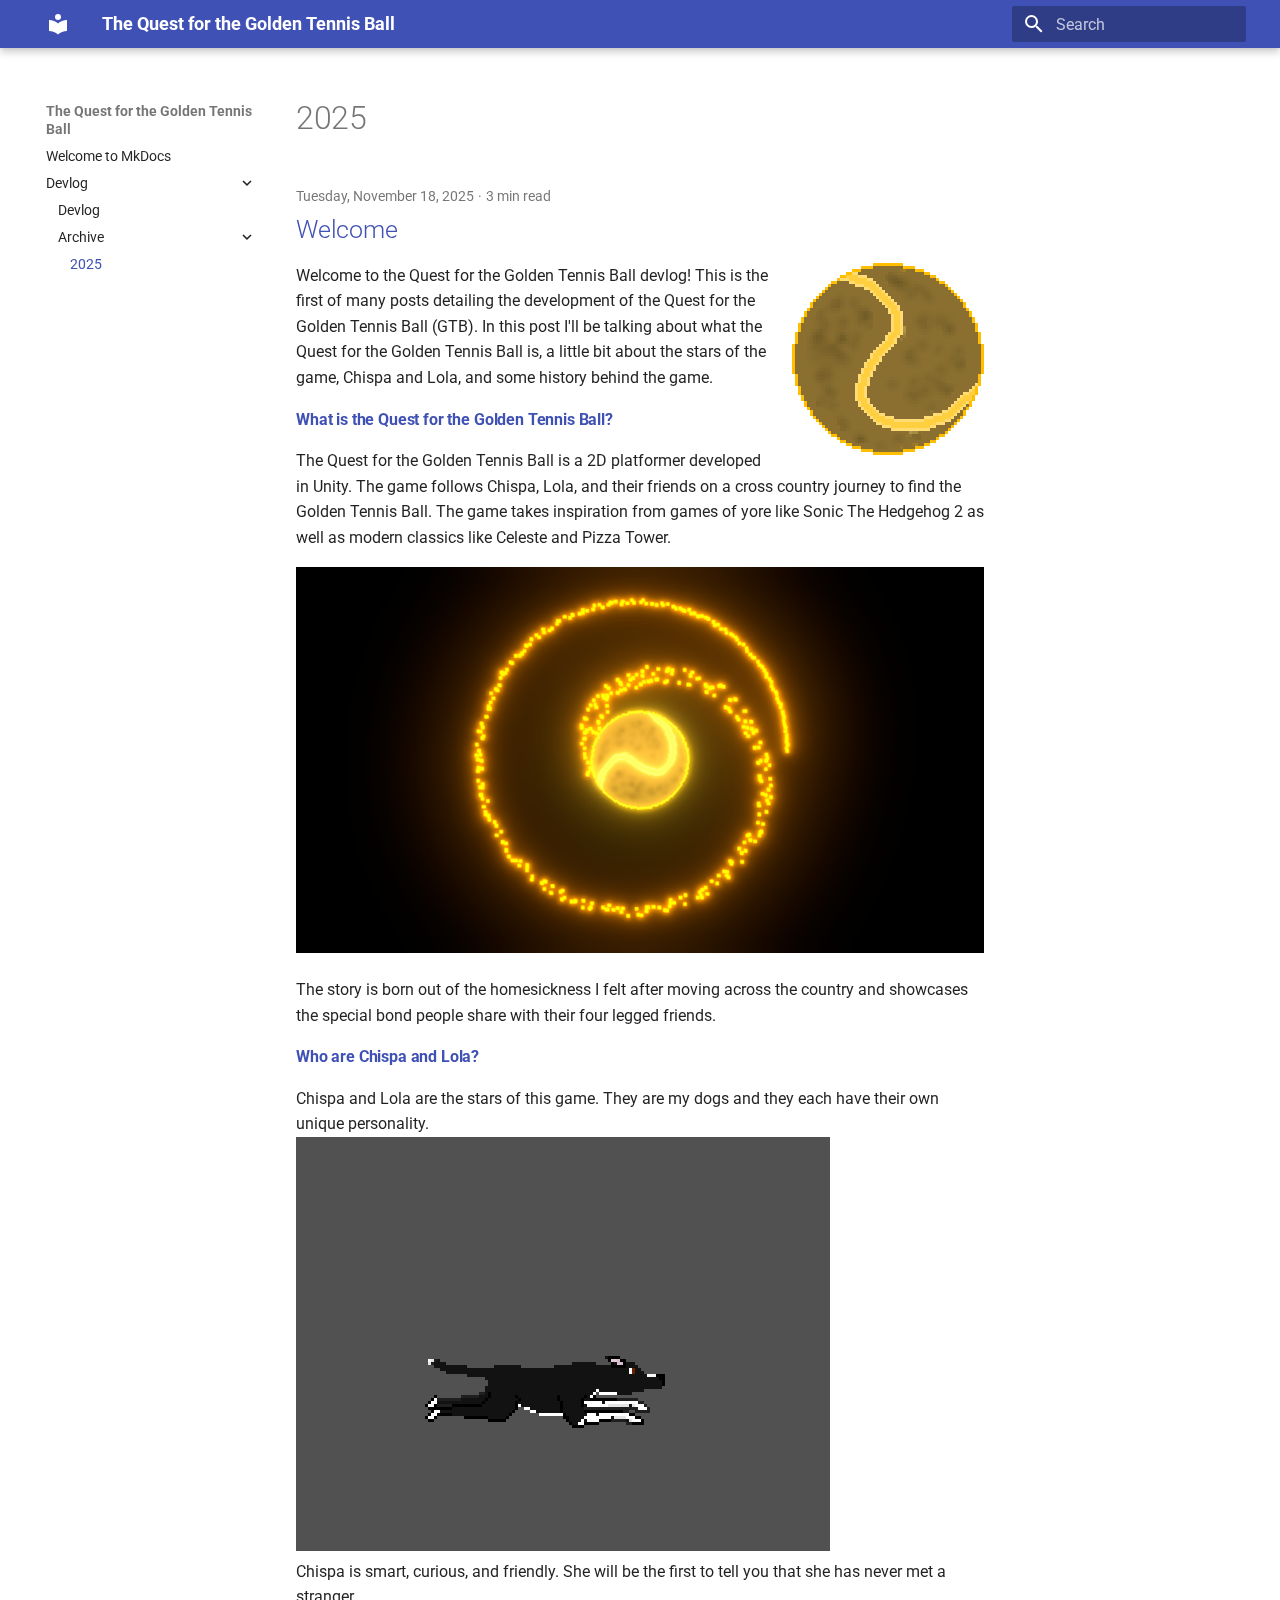
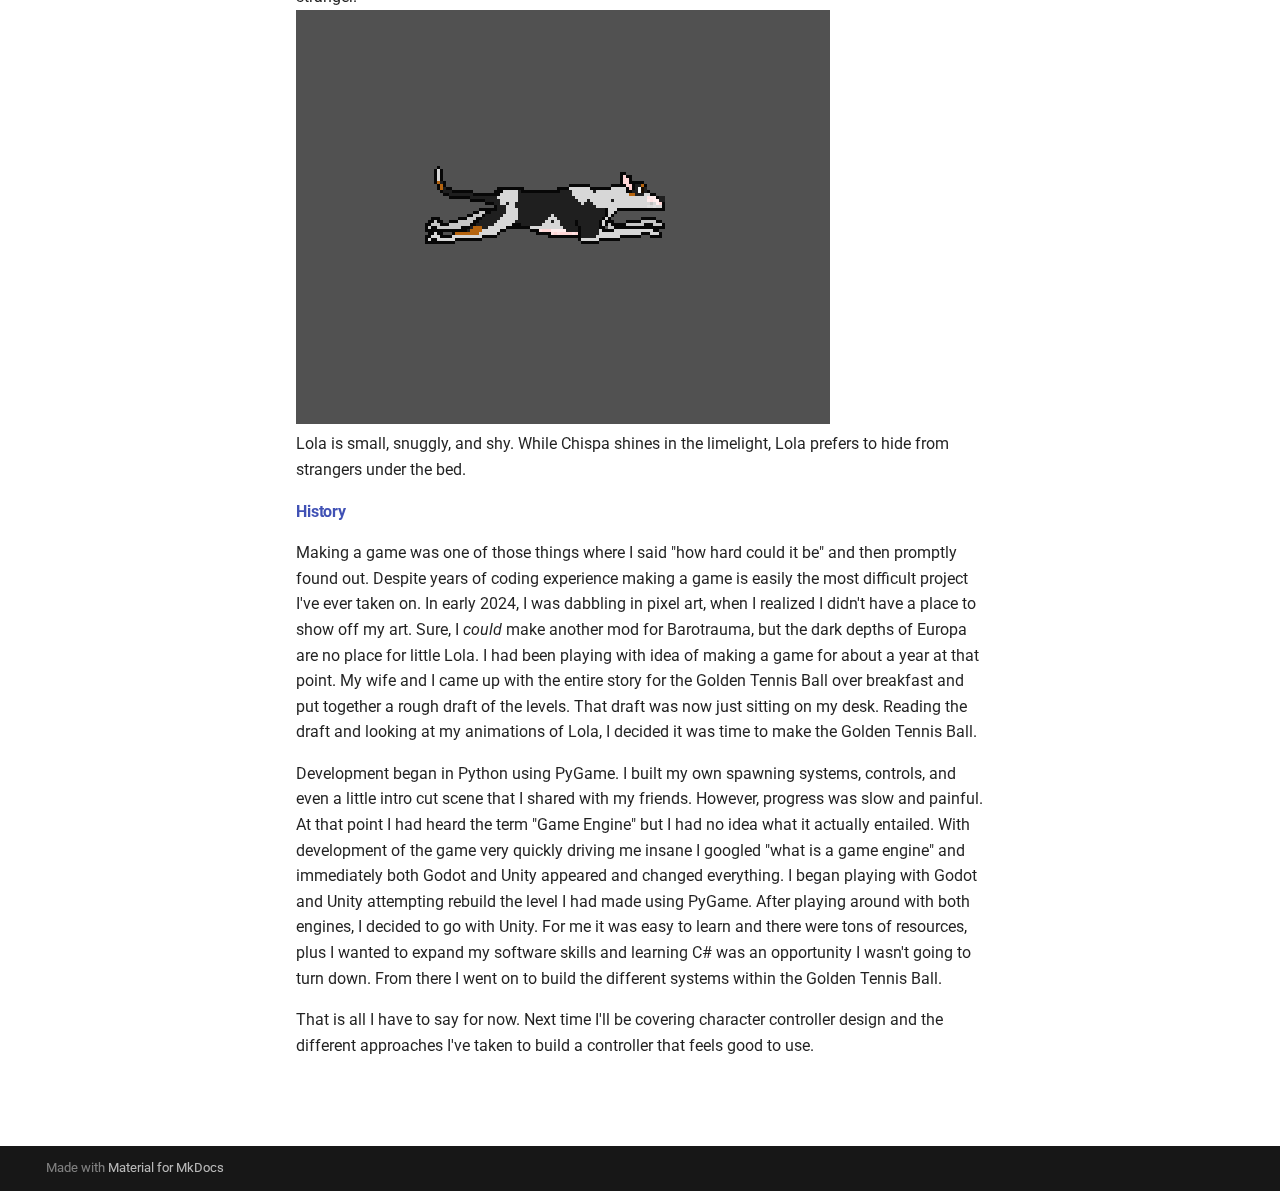
<file: Devlog/archive/2025/index.html>
<!DOCTYPE html><html lang="en" class="no-js"><head>
    
      <meta charset="utf-8">
      <meta name="viewport" content="width=device-width,initial-scale=1">
      
      
      
      
        <link rel="prev" href="../../">
      
      
      
        
      
      
      <link rel="icon" href="../../../assets/images/favicon.png">
      <meta name="generator" content="mkdocs-1.6.1, mkdocs-material-9.7.0">
    
    
      
        <title>2025 - The Quest for the Golden Tennis Ball</title>
      
    
    
      <link rel="stylesheet" href="../../../assets/stylesheets/main.618322db.min.css">
      
      


    
    
      
    
    
      
        
        
        <link rel="preconnect" href="https://fonts.gstatic.com" crossorigin>
        <link rel="stylesheet" href="https://fonts.googleapis.com/css?family=Roboto:300,300i,400,400i,700,700i%7CRoboto+Mono:400,400i,700,700i&amp;display=fallback">
        <style>:root{--md-text-font:"Roboto";--md-code-font:"Roboto Mono"}</style>
      
    
    
    <script>__md_scope=new URL("../../..",location),__md_hash=e=>[...e].reduce(((e,_)=>(e<<5)-e+_.charCodeAt(0)),0),__md_get=(e,_=localStorage,t=__md_scope)=>JSON.parse(_.getItem(t.pathname+"."+e)),__md_set=(e,_,t=localStorage,a=__md_scope)=>{try{t.setItem(a.pathname+"."+e,JSON.stringify(_))}catch(e){}}</script>
    
      

    
    
  <link href="../../../assets/stylesheets/glightbox.min.css" rel="stylesheet"><script src="../../../assets/javascripts/glightbox.min.js"></script><style id="glightbox-style">
            html.glightbox-open { overflow: initial; height: 100%; }
            .gslide-title { margin-top: 0px; user-select: text; }
            .gslide-desc { color: #666; user-select: text; }
            .gslide-image img { background: white; }
            .gscrollbar-fixer { padding-right: 15px; }
            .gdesc-inner { font-size: 0.75rem; }
            body[data-md-color-scheme="slate"] .gdesc-inner { background: var(--md-default-bg-color); }
            body[data-md-color-scheme="slate"] .gslide-title { color: var(--md-default-fg-color); }
            body[data-md-color-scheme="slate"] .gslide-desc { color: var(--md-default-fg-color); }
        </style></head>
  
  
    <body dir="ltr">
  
    
    <input class="md-toggle" data-md-toggle="drawer" type="checkbox" id="__drawer" autocomplete="off">
    <input class="md-toggle" data-md-toggle="search" type="checkbox" id="__search" autocomplete="off">
    <label class="md-overlay" for="__drawer"></label>
    <div data-md-component="skip">
      
        
        <a href="#2025" class="md-skip">
          Skip to content
        </a>
      
    </div>
    <div data-md-component="announce">
      
    </div>
    
    
      

  

<header class="md-header md-header--shadow" data-md-component="header">
  <nav class="md-header__inner md-grid" aria-label="Header">
    <a href="../../.." title="The Quest for the Golden Tennis Ball" class="md-header__button md-logo" aria-label="The Quest for the Golden Tennis Ball" data-md-component="logo">
      
  
  <svg xmlns="http://www.w3.org/2000/svg" viewBox="0 0 24 24"><path d="M12 8a3 3 0 0 0 3-3 3 3 0 0 0-3-3 3 3 0 0 0-3 3 3 3 0 0 0 3 3m0 3.54C9.64 9.35 6.5 8 3 8v11c3.5 0 6.64 1.35 9 3.54 2.36-2.19 5.5-3.54 9-3.54V8c-3.5 0-6.64 1.35-9 3.54"></path></svg>

    </a>
    <label class="md-header__button md-icon" for="__drawer">
      
      <svg xmlns="http://www.w3.org/2000/svg" viewBox="0 0 24 24"><path d="M3 6h18v2H3zm0 5h18v2H3zm0 5h18v2H3z"></path></svg>
    </label>
    <div class="md-header__title" data-md-component="header-title">
      <div class="md-header__ellipsis">
        <div class="md-header__topic">
          <span class="md-ellipsis">
            The Quest for the Golden Tennis Ball
          </span>
        </div>
        <div class="md-header__topic" data-md-component="header-topic">
          <span class="md-ellipsis">
            
              2025
            
          </span>
        </div>
      </div>
    </div>
    
    
      <script>var palette=__md_get("__palette");if(palette&&palette.color){if("(prefers-color-scheme)"===palette.color.media){var media=matchMedia("(prefers-color-scheme: light)"),input=document.querySelector(media.matches?"[data-md-color-media='(prefers-color-scheme: light)']":"[data-md-color-media='(prefers-color-scheme: dark)']");palette.color.media=input.getAttribute("data-md-color-media"),palette.color.scheme=input.getAttribute("data-md-color-scheme"),palette.color.primary=input.getAttribute("data-md-color-primary"),palette.color.accent=input.getAttribute("data-md-color-accent")}for(var[key,value]of Object.entries(palette.color))document.body.setAttribute("data-md-color-"+key,value)}</script>
    
    
    
      
      
        <label class="md-header__button md-icon" for="__search">
          
          <svg xmlns="http://www.w3.org/2000/svg" viewBox="0 0 24 24"><path d="M9.5 3A6.5 6.5 0 0 1 16 9.5c0 1.61-.59 3.09-1.56 4.23l.27.27h.79l5 5-1.5 1.5-5-5v-.79l-.27-.27A6.52 6.52 0 0 1 9.5 16 6.5 6.5 0 0 1 3 9.5 6.5 6.5 0 0 1 9.5 3m0 2C7 5 5 7 5 9.5S7 14 9.5 14 14 12 14 9.5 12 5 9.5 5"></path></svg>
        </label>
        <div class="md-search" data-md-component="search" role="dialog">
  <label class="md-search__overlay" for="__search"></label>
  <div class="md-search__inner" role="search">
    <form class="md-search__form" name="search">
      <input type="text" class="md-search__input" name="query" aria-label="Search" placeholder="Search" autocapitalize="off" autocorrect="off" autocomplete="off" spellcheck="false" data-md-component="search-query" required>
      <label class="md-search__icon md-icon" for="__search">
        
        <svg xmlns="http://www.w3.org/2000/svg" viewBox="0 0 24 24"><path d="M9.5 3A6.5 6.5 0 0 1 16 9.5c0 1.61-.59 3.09-1.56 4.23l.27.27h.79l5 5-1.5 1.5-5-5v-.79l-.27-.27A6.52 6.52 0 0 1 9.5 16 6.5 6.5 0 0 1 3 9.5 6.5 6.5 0 0 1 9.5 3m0 2C7 5 5 7 5 9.5S7 14 9.5 14 14 12 14 9.5 12 5 9.5 5"></path></svg>
        
        <svg xmlns="http://www.w3.org/2000/svg" viewBox="0 0 24 24"><path d="M20 11v2H8l5.5 5.5-1.42 1.42L4.16 12l7.92-7.92L13.5 5.5 8 11z"></path></svg>
      </label>
      <nav class="md-search__options" aria-label="Search">
        
        <button type="reset" class="md-search__icon md-icon" title="Clear" aria-label="Clear" tabindex="-1">
          
          <svg xmlns="http://www.w3.org/2000/svg" viewBox="0 0 24 24"><path d="M19 6.41 17.59 5 12 10.59 6.41 5 5 6.41 10.59 12 5 17.59 6.41 19 12 13.41 17.59 19 19 17.59 13.41 12z"></path></svg>
        </button>
      </nav>
      
    </form>
    <div class="md-search__output">
      <div class="md-search__scrollwrap" tabindex="0" data-md-scrollfix>
        <div class="md-search-result" data-md-component="search-result">
          <div class="md-search-result__meta">
            Initializing search
          </div>
          <ol class="md-search-result__list" role="presentation"></ol>
        </div>
      </div>
    </div>
  </div>
</div>
      
    
    
  </nav>
  
</header>
    
    <div class="md-container" data-md-component="container">
      
      
        
          
        
      
      <main class="md-main" data-md-component="main">
        <div class="md-main__inner md-grid">
          
            
              
              <div class="md-sidebar md-sidebar--primary" data-md-component="sidebar" data-md-type="navigation">
                <div class="md-sidebar__scrollwrap">
                  <div class="md-sidebar__inner">
                    



<nav class="md-nav md-nav--primary" aria-label="Navigation" data-md-level="0">
  <label class="md-nav__title" for="__drawer">
    <a href="../../.." title="The Quest for the Golden Tennis Ball" class="md-nav__button md-logo" aria-label="The Quest for the Golden Tennis Ball" data-md-component="logo">
      
  
  <svg xmlns="http://www.w3.org/2000/svg" viewBox="0 0 24 24"><path d="M12 8a3 3 0 0 0 3-3 3 3 0 0 0-3-3 3 3 0 0 0-3 3 3 3 0 0 0 3 3m0 3.54C9.64 9.35 6.5 8 3 8v11c3.5 0 6.64 1.35 9 3.54 2.36-2.19 5.5-3.54 9-3.54V8c-3.5 0-6.64 1.35-9 3.54"></path></svg>

    </a>
    The Quest for the Golden Tennis Ball
  </label>
  
  <ul class="md-nav__list" data-md-scrollfix>
    
      
      
  
  
  
  
    <li class="md-nav__item">
      <a href="../../.." class="md-nav__link">
        
  
  
  <span class="md-ellipsis">
    
  
    Welcome to MkDocs
  

    
  </span>
  
  

      </a>
    </li>
  

    
      
      
  
  
    
  
  
  
    
    
    
    
    
    <li class="md-nav__item md-nav__item--active md-nav__item--nested">
      
        
        
        <input class="md-nav__toggle md-toggle " type="checkbox" id="__nav_2" checked>
        
          
          <label class="md-nav__link" for="__nav_2" id="__nav_2_label" tabindex="0">
            
  
  
  <span class="md-ellipsis">
    
  
    Devlog
  

    
  </span>
  
  

            <span class="md-nav__icon md-icon"></span>
          </label>
        
        <nav class="md-nav" data-md-level="1" aria-labelledby="__nav_2_label" aria-expanded="true">
          <label class="md-nav__title" for="__nav_2">
            <span class="md-nav__icon md-icon"></span>
            
  
    Devlog
  

          </label>
          <ul class="md-nav__list" data-md-scrollfix>
            
              
                
  
  
  
    
  
  
    <li class="md-nav__item">
      <a href="../../" class="md-nav__link">
        
  
  
  <span class="md-ellipsis">
    
  
    Devlog
  

    
  </span>
  
  

      </a>
    </li>
  

              
            
              
                
  
  
    
  
  
  
    
    
    
    
    
    <li class="md-nav__item md-nav__item--active md-nav__item--nested">
      
        
        
        <input class="md-nav__toggle md-toggle " type="checkbox" id="__nav_2_2" checked>
        
          
          <label class="md-nav__link" for="__nav_2_2" id="__nav_2_2_label" tabindex="0">
            
  
  
  <span class="md-ellipsis">
    
  
    Archive
  

    
  </span>
  
  

            <span class="md-nav__icon md-icon"></span>
          </label>
        
        <nav class="md-nav" data-md-level="2" aria-labelledby="__nav_2_2_label" aria-expanded="true">
          <label class="md-nav__title" for="__nav_2_2">
            <span class="md-nav__icon md-icon"></span>
            
  
    Archive
  

          </label>
          <ul class="md-nav__list" data-md-scrollfix>
            
              
                
  
  
    
  
  
    
      
    
  
  
    <li class="md-nav__item md-nav__item--active">
      
      <input class="md-nav__toggle md-toggle" type="checkbox" id="__toc">
      
      
        
      
      
      <a href="./" class="md-nav__link md-nav__link--active">
        
  
  
  <span class="md-ellipsis">
    
  
    2025
  

    
  </span>
  
  

      </a>
      
    </li>
  

              
            
          </ul>
        </nav>
      
    </li>
  

              
            
          </ul>
        </nav>
      
    </li>
  

    
  </ul>
</nav>
                  </div>
                </div>
              </div>
            
            
              
              <div class="md-sidebar md-sidebar--secondary" data-md-component="sidebar" data-md-type="toc">
                <div class="md-sidebar__scrollwrap">
                  <div class="md-sidebar__inner">
                    

<nav class="md-nav md-nav--secondary" aria-label="Table of contents">
  
  
  
    
  
  
</nav>
                  </div>
                </div>
              </div>
            
          
          
  <div class="md-content" data-md-component="content">
    <div class="md-content__inner">
      <header class="md-typeset">
        <h1 id="2025">2025</h1>
      </header>
      
        <article class="md-post md-post--excerpt">
  <header class="md-post__header">
    
    <div class="md-post__meta md-meta">
      <ul class="md-meta__list">
        <li class="md-meta__item">
          <time datetime="2025-11-18 00:00:00+00:00">Tuesday, November 18, 2025</time></li>
        
        
          
          <li class="md-meta__item">
            
              3 min read
            
          </li>
        
        
      </ul>
      
    </div>
  </header>
  <div class="md-post__content md-typeset">
    <h2 id="welcome"><a class="toclink" href="../../2025/11/18/first-post/">Welcome</a></h2>
<p><img align="right" alt="The Golden Tennis Ball arriving on Earth" src="../../FirstPost/goldenTennisBall.png">
Welcome to the Quest for the Golden Tennis Ball devlog! This is the first of many posts detailing the development of the Quest for the Golden Tennis Ball (GTB). In this post I'll be talking about what the Quest for the Golden Tennis Ball is, a little bit about the stars of the game, Chispa and Lola, and some history behind the game.</p>
<h4 id="what-is-the-quest-for-the-golden-tennis-ball"><a class="toclink" href="../../2025/11/18/first-post/#what-is-the-quest-for-the-golden-tennis-ball">What is the Quest for the Golden Tennis Ball?</a></h4>
<p>The Quest for the Golden Tennis Ball is a 2D platformer developed in Unity. The game follows Chispa, Lola, and their friends on a cross country journey to find the Golden Tennis Ball. The game takes inspiration from games of yore like Sonic The Hedgehog 2 as well as modern classics like Celeste and Pizza Tower.   </p>
<p><img alt="The Golden Tennis Ball arriving on Earth" src="../../FirstPost/GTB%20comes%20to%20earth.png"></p>
<p>The story is born out of the homesickness I felt after moving across the country and showcases the special bond people share with their four legged friends.</p>
<h4 id="who-are-chispa-and-lola"><a class="toclink" href="../../2025/11/18/first-post/#who-are-chispa-and-lola">Who are Chispa and Lola?</a></h4>
<p>Chispa and Lola are the stars of this game. They are my dogs and they each have their own unique personality.<br>
<img alt="The Golden Tennis Ball arriving on Earth" src="../../FirstPost/ChispaRun.gif"><br>
 Chispa is smart, curious, and friendly. She will be the first to tell you that she has never met a stranger.<br>
<img alt="The Golden Tennis Ball arriving on Earth" src="../../FirstPost/LolaRun.gif"><br>
 Lola is small, snuggly, and shy. While Chispa shines in the limelight, Lola prefers to hide from strangers under the bed. </p>
<h4 id="history"><a class="toclink" href="../../2025/11/18/first-post/#history">History</a></h4>
<p>Making a game was one of those things where I said "how hard could it be" and then promptly found out. Despite years of coding experience making a game is easily the most difficult project I've ever taken on. In early 2024, I was dabbling in pixel art, when I realized I didn't have a place to show off my art. Sure, I <em>could</em> make another mod for Barotrauma, but the dark depths of Europa are no place for little Lola. I had been playing with idea of making a game for about a year at that point. My wife and I came up with the entire story for the Golden Tennis Ball over breakfast and put together a rough draft of the levels. That draft was now just sitting on my desk. Reading the draft and looking at my animations of Lola, I decided it was time to make the Golden Tennis Ball.  </p>
<p>Development began in Python using PyGame. I built my own spawning systems, controls, and even a little intro cut scene that I shared with my friends. However, progress was slow and painful. At that point I had heard the term "Game Engine" but I had no idea what it actually entailed. With development of the game very quickly driving me insane I googled "what is a game engine" and immediately both Godot and Unity appeared and changed everything. I began playing with Godot and Unity attempting rebuild the level I had made using PyGame. After playing around with both engines, I decided to go with Unity. For me it was easy to learn and there were tons of resources, plus I wanted to expand my software skills and learning C# was an opportunity I wasn't going to turn down. From there I went on to build the different systems within the Golden Tennis Ball.</p>
<p>That is all I have to say for now. Next time I'll be covering character controller design and the different approaches I've taken to build a controller that feels good to use.</p>
    
    
  </div>
</article>
      
      
        
          



<nav class="md-pagination">
  
</nav>
        
      
    </div>
  </div>

          
<script>var target=document.getElementById(location.hash.slice(1));target&&target.name&&(target.checked=target.name.startsWith("__tabbed_"))</script>
        </div>
        
      </main>
      
        <footer class="md-footer">
  
  <div class="md-footer-meta md-typeset">
    <div class="md-footer-meta__inner md-grid">
      <div class="md-copyright">
  
  
    Made with
    <a href="https://squidfunk.github.io/mkdocs-material/" target="_blank" rel="noopener">
      Material for MkDocs
    </a>
  
</div>
      
    </div>
  </div>
</footer>
      
    </div>
    <div class="md-dialog" data-md-component="dialog">
      <div class="md-dialog__inner md-typeset"></div>
    </div>
    
    
    
      
      
      <script id="__config" type="application/json">{"annotate": null, "base": "../../..", "features": [], "search": "../../../assets/javascripts/workers/search.7a47a382.min.js", "tags": null, "translations": {"clipboard.copied": "Copied to clipboard", "clipboard.copy": "Copy to clipboard", "search.result.more.one": "1 more on this page", "search.result.more.other": "# more on this page", "search.result.none": "No matching documents", "search.result.one": "1 matching document", "search.result.other": "# matching documents", "search.result.placeholder": "Type to start searching", "search.result.term.missing": "Missing", "select.version": "Select version"}, "version": null}</script>
    
    
      <script src="../../../assets/javascripts/bundle.e71a0d61.min.js"></script>
      
    
  
<script id="init-glightbox">const lightbox = GLightbox({"touchNavigation": true, "loop": false, "zoomable": true, "draggable": true, "openEffect": "zoom", "closeEffect": "zoom", "slideEffect": "slide"});
document$.subscribe(()=>{ lightbox.reload(); });
</script></body></html>
</file>
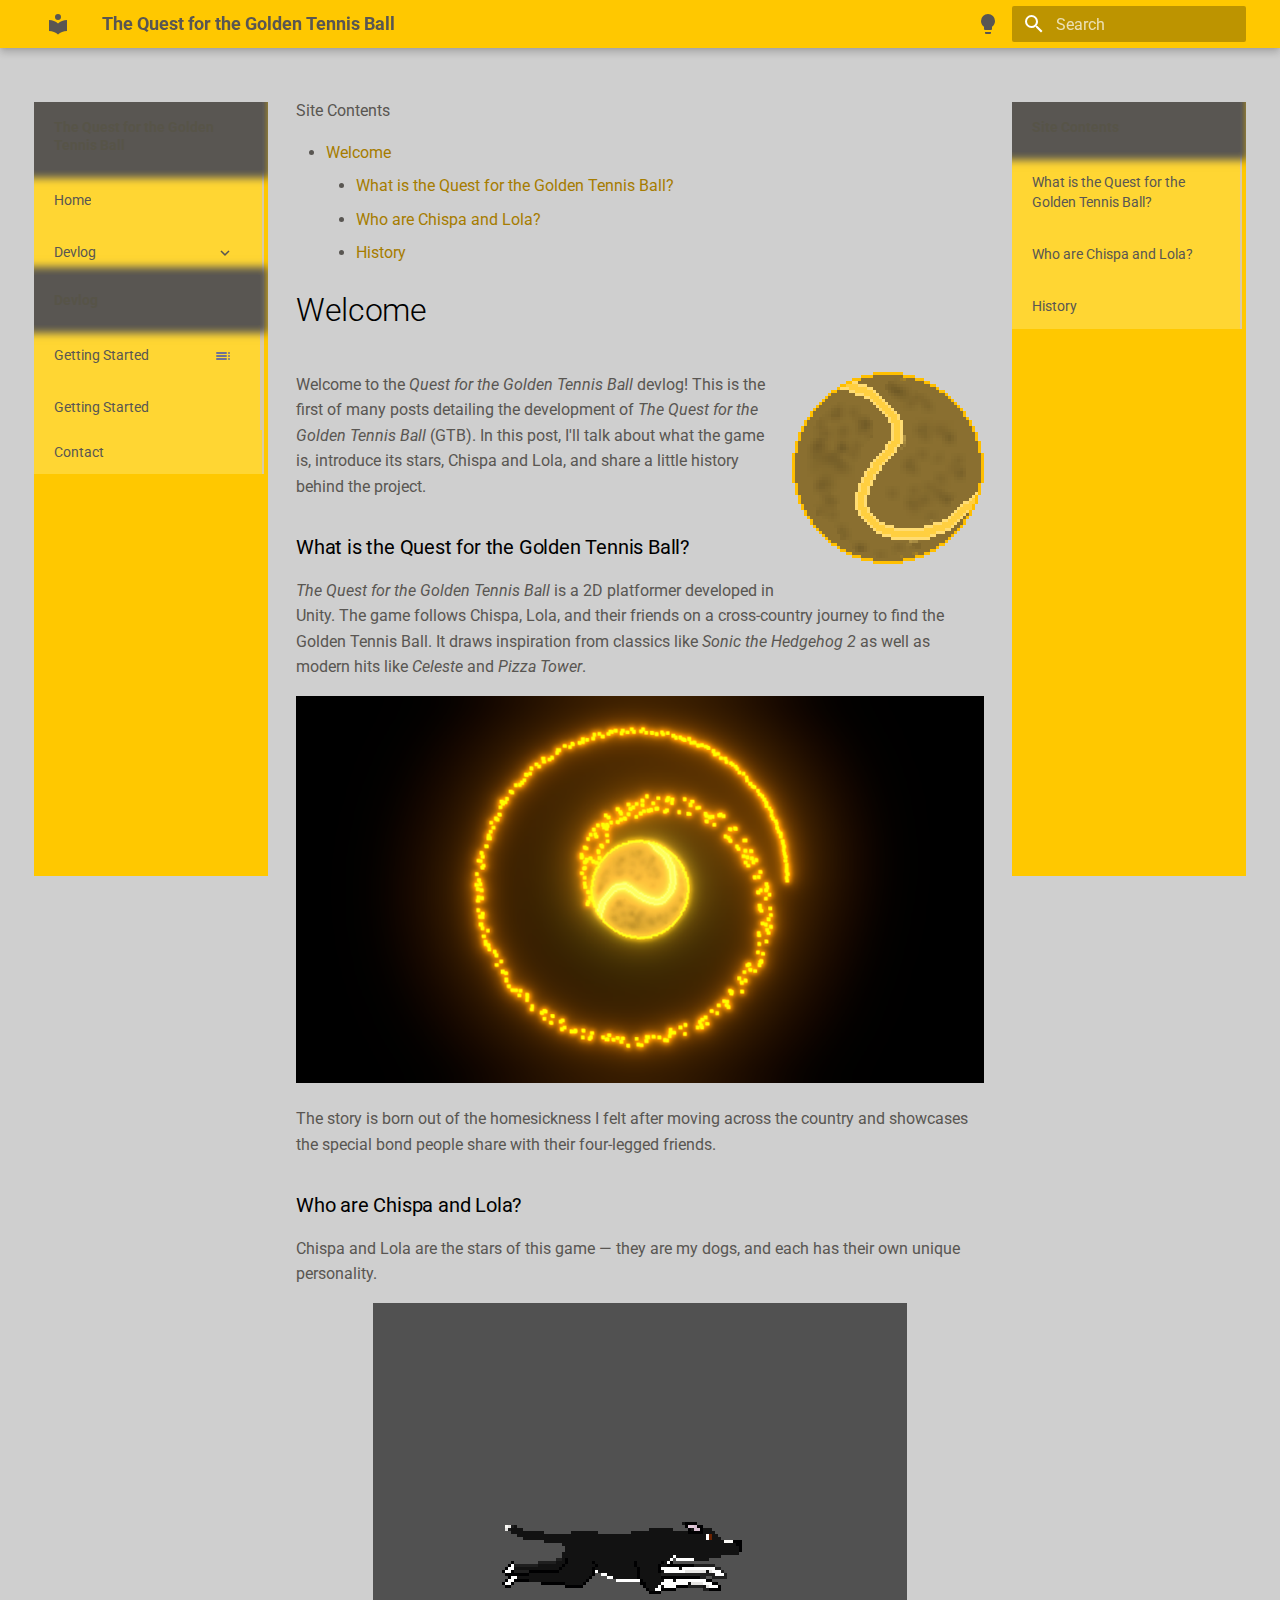
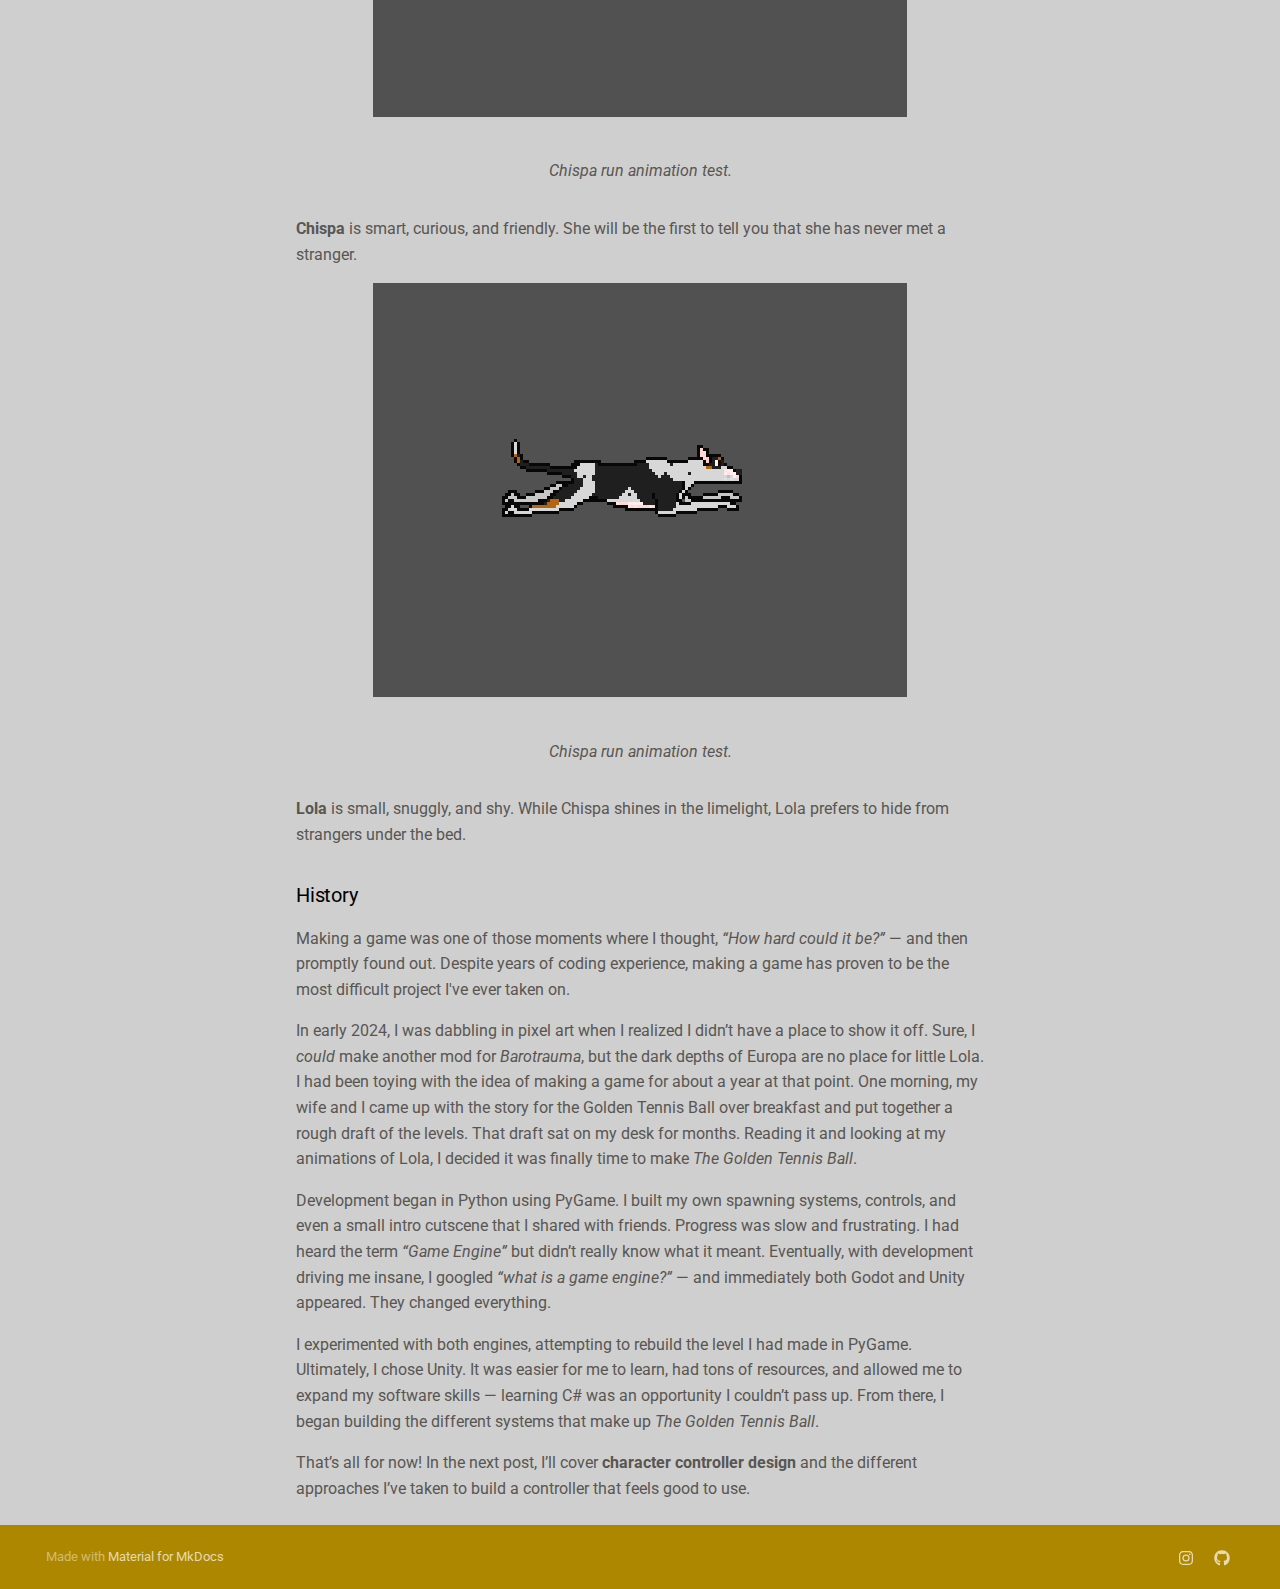
<file: 2025/11/18/firstPost/index.html>
<!DOCTYPE html><html lang="en" class="no-js"><head>
    
      <meta charset="utf-8">
      <meta name="viewport" content="width=device-width,initial-scale=1">
      
        <meta name="description" content="My first post!">
      
      
      
      
        <link rel="prev" href="../../../..">
      
      
        <link rel="next" href="../../../../contact/">
      
      
        
      
      
      <link rel="icon" href="../../../../assets/images/favicon.png">
      <meta name="generator" content="mkdocs-1.6.1, mkdocs-material-9.7.0">
    
    
      
        <title>Getting Started - The Quest for the Golden Tennis Ball</title>
      
    
    
      <link rel="stylesheet" href="../../../../assets/stylesheets/main.618322db.min.css">
      
        
        <link rel="stylesheet" href="../../../../assets/stylesheets/palette.ab4e12ef.min.css">
      
      


    
    
      
    
    
      
        
        
        <link rel="preconnect" href="https://fonts.gstatic.com" crossorigin>
        <link rel="stylesheet" href="https://fonts.googleapis.com/css?family=Roboto:300,300i,400,400i,700,700i%7CRoboto+Mono:400,400i,700,700i&amp;display=fallback">
        <style>:root{--md-text-font:"Roboto";--md-code-font:"Roboto Mono"}</style>
      
    
    
      <link rel="stylesheet" href="../../../../stylesheets/gtb.css">
    
    <script>__md_scope=new URL("../../../..",location),__md_hash=e=>[...e].reduce(((e,_)=>(e<<5)-e+_.charCodeAt(0)),0),__md_get=(e,_=localStorage,t=__md_scope)=>JSON.parse(_.getItem(t.pathname+"."+e)),__md_set=(e,_,t=localStorage,a=__md_scope)=>{try{t.setItem(a.pathname+"."+e,JSON.stringify(_))}catch(e){}}</script>
    
      

    
    
  <link href="../../../../assets/stylesheets/glightbox.min.css" rel="stylesheet"><script src="../../../../assets/javascripts/glightbox.min.js"></script><style id="glightbox-style">
            html.glightbox-open { overflow: initial; height: 100%; }
            .gslide-title { margin-top: 0px; user-select: text; }
            .gslide-desc { color: #666; user-select: text; }
            .gslide-image img { background: white; }
            .gscrollbar-fixer { padding-right: 15px; }
            .gdesc-inner { font-size: 0.75rem; }
            body[data-md-color-scheme="slate"] .gdesc-inner { background: var(--md-default-bg-color); }
            body[data-md-color-scheme="slate"] .gslide-title { color: var(--md-default-fg-color); }
            body[data-md-color-scheme="slate"] .gslide-desc { color: var(--md-default-fg-color); }
        </style></head>
  
  
    
    
      
    
    
    
    
    <body dir="ltr" data-md-color-scheme="gtbLight" data-md-color-primary="indigo" data-md-color-accent="indigo">
  
    
    <input class="md-toggle" data-md-toggle="drawer" type="checkbox" id="__drawer" autocomplete="off">
    <input class="md-toggle" data-md-toggle="search" type="checkbox" id="__search" autocomplete="off">
    <label class="md-overlay" for="__drawer"></label>
    <div data-md-component="skip">
      
        
        <a href="#welcome" class="md-skip">
          Skip to content
        </a>
      
    </div>
    <div data-md-component="announce">
      
    </div>
    
    
      

  

<header class="md-header md-header--shadow" data-md-component="header">
  <nav class="md-header__inner md-grid" aria-label="Header">
    <a href="../../../.." title="The Quest for the Golden Tennis Ball" class="md-header__button md-logo" aria-label="The Quest for the Golden Tennis Ball" data-md-component="logo">
      
  
  <svg xmlns="http://www.w3.org/2000/svg" viewBox="0 0 24 24"><path d="M12 8a3 3 0 0 0 3-3 3 3 0 0 0-3-3 3 3 0 0 0-3 3 3 3 0 0 0 3 3m0 3.54C9.64 9.35 6.5 8 3 8v11c3.5 0 6.64 1.35 9 3.54 2.36-2.19 5.5-3.54 9-3.54V8c-3.5 0-6.64 1.35-9 3.54"></path></svg>

    </a>
    <label class="md-header__button md-icon" for="__drawer">
      
      <svg xmlns="http://www.w3.org/2000/svg" viewBox="0 0 24 24"><path d="M3 6h18v2H3zm0 5h18v2H3zm0 5h18v2H3z"></path></svg>
    </label>
    <div class="md-header__title" data-md-component="header-title">
      <div class="md-header__ellipsis">
        <div class="md-header__topic">
          <span class="md-ellipsis">
            The Quest for the Golden Tennis Ball
          </span>
        </div>
        <div class="md-header__topic" data-md-component="header-topic">
          <span class="md-ellipsis">
            
              Getting Started
            
          </span>
        </div>
      </div>
    </div>
    
      
        <form class="md-header__option" data-md-component="palette">
  
    
    
    
    <input class="md-option" data-md-color-media="" data-md-color-scheme="gtbLight" data-md-color-primary="indigo" data-md-color-accent="indigo" aria-label="Switch to dark mode" type="radio" name="__palette" id="__palette_0">
    
      <label class="md-header__button md-icon" title="Switch to dark mode" for="__palette_1" hidden>
        <svg xmlns="http://www.w3.org/2000/svg" viewBox="0 0 24 24"><path d="M12 2a7 7 0 0 0-7 7c0 2.38 1.19 4.47 3 5.74V17a1 1 0 0 0 1 1h6a1 1 0 0 0 1-1v-2.26c1.81-1.27 3-3.36 3-5.74a7 7 0 0 0-7-7M9 21a1 1 0 0 0 1 1h4a1 1 0 0 0 1-1v-1H9z"></path></svg>
      </label>
    
  
    
    
    
    <input class="md-option" data-md-color-media="" data-md-color-scheme="gtbDark" data-md-color-primary="indigo" data-md-color-accent="indigo" aria-label="Switch to light mode" type="radio" name="__palette" id="__palette_1">
    
      <label class="md-header__button md-icon" title="Switch to light mode" for="__palette_0" hidden>
        <svg xmlns="http://www.w3.org/2000/svg" viewBox="0 0 24 24"><path d="M12 2a7 7 0 0 1 7 7c0 2.38-1.19 4.47-3 5.74V17a1 1 0 0 1-1 1H9a1 1 0 0 1-1-1v-2.26C6.19 13.47 5 11.38 5 9a7 7 0 0 1 7-7M9 21v-1h6v1a1 1 0 0 1-1 1h-4a1 1 0 0 1-1-1m3-17a5 5 0 0 0-5 5c0 2.05 1.23 3.81 3 4.58V16h4v-2.42c1.77-.77 3-2.53 3-4.58a5 5 0 0 0-5-5"></path></svg>
      </label>
    
  
</form>
      
    
    
      <script>var palette=__md_get("__palette");if(palette&&palette.color){if("(prefers-color-scheme)"===palette.color.media){var media=matchMedia("(prefers-color-scheme: light)"),input=document.querySelector(media.matches?"[data-md-color-media='(prefers-color-scheme: light)']":"[data-md-color-media='(prefers-color-scheme: dark)']");palette.color.media=input.getAttribute("data-md-color-media"),palette.color.scheme=input.getAttribute("data-md-color-scheme"),palette.color.primary=input.getAttribute("data-md-color-primary"),palette.color.accent=input.getAttribute("data-md-color-accent")}for(var[key,value]of Object.entries(palette.color))document.body.setAttribute("data-md-color-"+key,value)}</script>
    
    
    
      
      
        <label class="md-header__button md-icon" for="__search">
          
          <svg xmlns="http://www.w3.org/2000/svg" viewBox="0 0 24 24"><path d="M9.5 3A6.5 6.5 0 0 1 16 9.5c0 1.61-.59 3.09-1.56 4.23l.27.27h.79l5 5-1.5 1.5-5-5v-.79l-.27-.27A6.52 6.52 0 0 1 9.5 16 6.5 6.5 0 0 1 3 9.5 6.5 6.5 0 0 1 9.5 3m0 2C7 5 5 7 5 9.5S7 14 9.5 14 14 12 14 9.5 12 5 9.5 5"></path></svg>
        </label>
        <div class="md-search" data-md-component="search" role="dialog">
  <label class="md-search__overlay" for="__search"></label>
  <div class="md-search__inner" role="search">
    <form class="md-search__form" name="search">
      <input type="text" class="md-search__input" name="query" aria-label="Search" placeholder="Search" autocapitalize="off" autocorrect="off" autocomplete="off" spellcheck="false" data-md-component="search-query" required>
      <label class="md-search__icon md-icon" for="__search">
        
        <svg xmlns="http://www.w3.org/2000/svg" viewBox="0 0 24 24"><path d="M9.5 3A6.5 6.5 0 0 1 16 9.5c0 1.61-.59 3.09-1.56 4.23l.27.27h.79l5 5-1.5 1.5-5-5v-.79l-.27-.27A6.52 6.52 0 0 1 9.5 16 6.5 6.5 0 0 1 3 9.5 6.5 6.5 0 0 1 9.5 3m0 2C7 5 5 7 5 9.5S7 14 9.5 14 14 12 14 9.5 12 5 9.5 5"></path></svg>
        
        <svg xmlns="http://www.w3.org/2000/svg" viewBox="0 0 24 24"><path d="M20 11v2H8l5.5 5.5-1.42 1.42L4.16 12l7.92-7.92L13.5 5.5 8 11z"></path></svg>
      </label>
      <nav class="md-search__options" aria-label="Search">
        
        <button type="reset" class="md-search__icon md-icon" title="Clear" aria-label="Clear" tabindex="-1">
          
          <svg xmlns="http://www.w3.org/2000/svg" viewBox="0 0 24 24"><path d="M19 6.41 17.59 5 12 10.59 6.41 5 5 6.41 10.59 12 5 17.59 6.41 19 12 13.41 17.59 19 19 17.59 13.41 12z"></path></svg>
        </button>
      </nav>
      
    </form>
    <div class="md-search__output">
      <div class="md-search__scrollwrap" tabindex="0" data-md-scrollfix>
        <div class="md-search-result" data-md-component="search-result">
          <div class="md-search-result__meta">
            Initializing search
          </div>
          <ol class="md-search-result__list" role="presentation"></ol>
        </div>
      </div>
    </div>
  </div>
</div>
      
    
    
  </nav>
  
</header>
    
    <div class="md-container" data-md-component="container">
      
      
        
          
        
      
      <main class="md-main" data-md-component="main">
        <div class="md-main__inner md-grid">
          
            
              
              <div class="md-sidebar md-sidebar--primary" data-md-component="sidebar" data-md-type="navigation">
                <div class="md-sidebar__scrollwrap">
                  <div class="md-sidebar__inner">
                    



<nav class="md-nav md-nav--primary" aria-label="Navigation" data-md-level="0">
  <label class="md-nav__title" for="__drawer">
    <a href="../../../.." title="The Quest for the Golden Tennis Ball" class="md-nav__button md-logo" aria-label="The Quest for the Golden Tennis Ball" data-md-component="logo">
      
  
  <svg xmlns="http://www.w3.org/2000/svg" viewBox="0 0 24 24"><path d="M12 8a3 3 0 0 0 3-3 3 3 0 0 0-3-3 3 3 0 0 0-3 3 3 3 0 0 0 3 3m0 3.54C9.64 9.35 6.5 8 3 8v11c3.5 0 6.64 1.35 9 3.54 2.36-2.19 5.5-3.54 9-3.54V8c-3.5 0-6.64 1.35-9 3.54"></path></svg>

    </a>
    The Quest for the Golden Tennis Ball
  </label>
  
  <ul class="md-nav__list" data-md-scrollfix>
    
      
      
  
  
  
  
    <li class="md-nav__item">
      <a href="../../../.." class="md-nav__link">
        
  
  
  <span class="md-ellipsis">
    
  
    Home
  

    
  </span>
  
  

      </a>
    </li>
  

    
      
      
  
  
    
  
  
  
    
    
    
    
    
    <li class="md-nav__item md-nav__item--active md-nav__item--nested">
      
        
        
        <input class="md-nav__toggle md-toggle " type="checkbox" id="__nav_2" checked>
        
          
          <label class="md-nav__link" for="__nav_2" id="__nav_2_label" tabindex="0">
            
  
  
  <span class="md-ellipsis">
    
  
    Devlog
  

    
  </span>
  
  

            <span class="md-nav__icon md-icon"></span>
          </label>
        
        <nav class="md-nav" data-md-level="1" aria-labelledby="__nav_2_label" aria-expanded="true">
          <label class="md-nav__title" for="__nav_2">
            <span class="md-nav__icon md-icon"></span>
            
  
    Devlog
  

          </label>
          <ul class="md-nav__list" data-md-scrollfix>
            
              
                
  
  
    
  
  
  
    <li class="md-nav__item md-nav__item--active">
      
      <input class="md-nav__toggle md-toggle" type="checkbox" id="__toc">
      
      
        
      
      
        <label class="md-nav__link md-nav__link--active" for="__toc">
          
  
  
  <span class="md-ellipsis">
    
  
    Getting Started
  

    
  </span>
  
  

          <span class="md-nav__icon md-icon"></span>
        </label>
      
      <a href="./" class="md-nav__link md-nav__link--active">
        
  
  
  <span class="md-ellipsis">
    
  
    Getting Started
  

    
  </span>
  
  

      </a>
      
        

  

<nav class="md-nav md-nav--secondary" aria-label="Site Contents">
  
  
  
    
  
  
    <label class="md-nav__title" for="__toc">
      <span class="md-nav__icon md-icon"></span>
      Site Contents
    </label>
    <ul class="md-nav__list" data-md-component="toc" data-md-scrollfix>
      
        <li class="md-nav__item">
  <a href="#what-is-the-quest-for-the-golden-tennis-ball" class="md-nav__link">
    <span class="md-ellipsis">
      
        What is the Quest for the Golden Tennis Ball?
      
    </span>
  </a>
  
</li>
      
        <li class="md-nav__item">
  <a href="#who-are-chispa-and-lola" class="md-nav__link">
    <span class="md-ellipsis">
      
        Who are Chispa and Lola?
      
    </span>
  </a>
  
</li>
      
        <li class="md-nav__item">
  <a href="#history" class="md-nav__link">
    <span class="md-ellipsis">
      
        History
      
    </span>
  </a>
  
</li>
      
    </ul>
  
</nav>
      
    </li>
  

              
            
          </ul>
        </nav>
      
    </li>
  

    
      
      
  
  
  
  
    <li class="md-nav__item">
      <a href="../../../../contact/" class="md-nav__link">
        
  
  
  <span class="md-ellipsis">
    
  
    Contact
  

    
  </span>
  
  

      </a>
    </li>
  

    
  </ul>
</nav>
                  </div>
                </div>
              </div>
            
            
              
              <div class="md-sidebar md-sidebar--secondary" data-md-component="sidebar" data-md-type="toc">
                <div class="md-sidebar__scrollwrap">
                  <div class="md-sidebar__inner">
                    

  

<nav class="md-nav md-nav--secondary" aria-label="Site Contents">
  
  
  
    
  
  
    <label class="md-nav__title" for="__toc">
      <span class="md-nav__icon md-icon"></span>
      Site Contents
    </label>
    <ul class="md-nav__list" data-md-component="toc" data-md-scrollfix>
      
        <li class="md-nav__item">
  <a href="#what-is-the-quest-for-the-golden-tennis-ball" class="md-nav__link">
    <span class="md-ellipsis">
      
        What is the Quest for the Golden Tennis Ball?
      
    </span>
  </a>
  
</li>
      
        <li class="md-nav__item">
  <a href="#who-are-chispa-and-lola" class="md-nav__link">
    <span class="md-ellipsis">
      
        Who are Chispa and Lola?
      
    </span>
  </a>
  
</li>
      
        <li class="md-nav__item">
  <a href="#history" class="md-nav__link">
    <span class="md-ellipsis">
      
        History
      
    </span>
  </a>
  
</li>
      
    </ul>
  
</nav>
                  </div>
                </div>
              </div>
            
          
          
            <div class="md-content" data-md-component="content">
              
              <article class="md-content__inner md-typeset">
                
                  



<div class="toc"><span class="toctitle">Site Contents</span><ul>
<li><a href="#welcome">Welcome</a><ul>
<li><a href="#what-is-the-quest-for-the-golden-tennis-ball">What is the Quest for the Golden Tennis Ball?</a></li>
<li><a href="#who-are-chispa-and-lola">Who are Chispa and Lola?</a></li>
<li><a href="#history">History</a></li>
</ul>
</li>
</ul>
</div>
<h1 id="welcome">Welcome<a class="headerlink" href="#welcome" title="Permanent link">¶</a></h1>
<p><a class="glightbox" data-type="image" data-width="auto" data-height="auto" href="../goldenTennisBall.png" data-desc-position="bottom"><img align="right" alt="The Golden Tennis Ball arriving on Earth" src="../goldenTennisBall.png"></a></p>
<p>Welcome to the <em>Quest for the Golden Tennis Ball</em> devlog! This is the first of many posts detailing the development of <em>The Quest for the Golden Tennis Ball</em> (GTB). In this post, I'll talk about what the game is, introduce its stars, Chispa and Lola, and share a little history behind the project.</p>
<h3 id="what-is-the-quest-for-the-golden-tennis-ball">What is the Quest for the Golden Tennis Ball?<a class="headerlink" href="#what-is-the-quest-for-the-golden-tennis-ball" title="Permanent link">¶</a></h3>
<p><em>The Quest for the Golden Tennis Ball</em> is a 2D platformer developed in Unity. The game follows Chispa, Lola, and their friends on a cross-country journey to find the Golden Tennis Ball. It draws inspiration from classics like <em>Sonic the Hedgehog 2</em> as well as modern hits like <em>Celeste</em> and <em>Pizza Tower</em>.  </p>
<p><a class="glightbox" data-type="image" data-width="auto" data-height="auto" href="../GTB%20comes%20to%20earth.png" data-desc-position="bottom"><img alt="The Golden Tennis Ball arriving on Earth" src="../GTB%20comes%20to%20earth.png"></a></p>
<p>The story is born out of the homesickness I felt after moving across the country and showcases the special bond people share with their four-legged friends.</p>
<h3 id="who-are-chispa-and-lola">Who are Chispa and Lola?<a class="headerlink" href="#who-are-chispa-and-lola" title="Permanent link">¶</a></h3>
<p>Chispa and Lola are the stars of this game — they are my dogs, and each has their own unique personality.  </p>
<figure>
<a class="glightbox" data-type="image" data-width="auto" data-height="auto" href="../ChispaRun.gif" data-desc-position="bottom"><img alt="Chispa Running" src="../ChispaRun.gif"></a><br>
<figcaption>Chispa run animation test.</figcaption>
</figure>
<p><strong>Chispa</strong> is smart, curious, and friendly. She will be the first to tell you that she has never met a stranger.  </p>
<figure>
<a class="glightbox" data-type="image" data-width="auto" data-height="auto" href="../LolaRun.gif" data-desc-position="bottom"><img alt="Lola Running" src="../LolaRun.gif"></a><br>
<figcaption>Chispa run animation test.</figcaption>
</figure>
<p><strong>Lola</strong> is small, snuggly, and shy. While Chispa shines in the limelight, Lola prefers to hide from strangers under the bed. </p>
<h3 id="history">History<a class="headerlink" href="#history" title="Permanent link">¶</a></h3>
<p>Making a game was one of those moments where I thought, <em>“How hard could it be?”</em> — and then promptly found out. Despite years of coding experience, making a game has proven to be the most difficult project I've ever taken on.  </p>
<p>In early 2024, I was dabbling in pixel art when I realized I didn’t have a place to show it off. Sure, I <em>could</em> make another mod for <em>Barotrauma</em>, but the dark depths of Europa are no place for little Lola. I had been toying with the idea of making a game for about a year at that point. One morning, my wife and I came up with the story for the Golden Tennis Ball over breakfast and put together a rough draft of the levels. That draft sat on my desk for months. Reading it and looking at my animations of Lola, I decided it was finally time to make <em>The Golden Tennis Ball</em>.  </p>
<p>Development began in Python using PyGame. I built my own spawning systems, controls, and even a small intro cutscene that I shared with friends. Progress was slow and frustrating. I had heard the term <em>“Game Engine”</em> but didn’t really know what it meant. Eventually, with development driving me insane, I googled <em>“what is a game engine?”</em> — and immediately both Godot and Unity appeared. They changed everything.  </p>
<p>I experimented with both engines, attempting to rebuild the level I had made in PyGame. Ultimately, I chose Unity. It was easier for me to learn, had tons of resources, and allowed me to expand my software skills — learning C# was an opportunity I couldn’t pass up. From there, I began building the different systems that make up <em>The Golden Tennis Ball</em>.</p>
<p>That’s all for now! In the next post, I’ll cover <strong>character controller design</strong> and the different approaches I’ve taken to build a controller that feels good to use.</p>







  
  






                
              </article>
            </div>
          
          
<script>var target=document.getElementById(location.hash.slice(1));target&&target.name&&(target.checked=target.name.startsWith("__tabbed_"))</script>
        </div>
        
      </main>
      
        <footer class="md-footer">
  
  <div class="md-footer-meta md-typeset">
    <div class="md-footer-meta__inner md-grid">
      <div class="md-copyright">
  
  
    Made with
    <a href="https://squidfunk.github.io/mkdocs-material/" target="_blank" rel="noopener">
      Material for MkDocs
    </a>
  
</div>
      
        
<div class="md-social">
  
    
    
    
    
      
      
    
    <a href="https://www.instagram.com/goldentennisball/" target="_blank" rel="noopener" title="www.instagram.com" class="md-social__link">
      <svg xmlns="http://www.w3.org/2000/svg" viewBox="0 0 448 512"><!--! Font Awesome Free 7.1.0 by @fontawesome - https://fontawesome.com License - https://fontawesome.com/license/free (Icons: CC BY 4.0, Fonts: SIL OFL 1.1, Code: MIT License) Copyright 2025 Fonticons, Inc.--><path d="M224.3 141a115 115 0 1 0-.6 230 115 115 0 1 0 .6-230m-.6 40.4a74.6 74.6 0 1 1 .6 149.2 74.6 74.6 0 1 1-.6-149.2m93.4-45.1a26.8 26.8 0 1 1 53.6 0 26.8 26.8 0 1 1-53.6 0m129.7 27.2c-1.7-35.9-9.9-67.7-36.2-93.9-26.2-26.2-58-34.4-93.9-36.2-37-2.1-147.9-2.1-184.9 0-35.8 1.7-67.6 9.9-93.9 36.1s-34.4 58-36.2 93.9c-2.1 37-2.1 147.9 0 184.9 1.7 35.9 9.9 67.7 36.2 93.9s58 34.4 93.9 36.2c37 2.1 147.9 2.1 184.9 0 35.9-1.7 67.7-9.9 93.9-36.2 26.2-26.2 34.4-58 36.2-93.9 2.1-37 2.1-147.8 0-184.8M399 388c-7.8 19.6-22.9 34.7-42.6 42.6-29.5 11.7-99.5 9-132.1 9s-102.7 2.6-132.1-9c-19.6-7.8-34.7-22.9-42.6-42.6-11.7-29.5-9-99.5-9-132.1s-2.6-102.7 9-132.1c7.8-19.6 22.9-34.7 42.6-42.6 29.5-11.7 99.5-9 132.1-9s102.7-2.6 132.1 9c19.6 7.8 34.7 22.9 42.6 42.6 11.7 29.5 9 99.5 9 132.1s2.7 102.7-9 132.1"></path></svg>
    </a>
  
    
    
    
    
      
      
    
    <a href="https://github.com/theAdmiral21/Golden-Tennis-Ball-Devlog" target="_blank" rel="noopener" title="github.com" class="md-social__link">
      <svg xmlns="http://www.w3.org/2000/svg" viewBox="0 0 512 512"><!--! Font Awesome Free 7.1.0 by @fontawesome - https://fontawesome.com License - https://fontawesome.com/license/free (Icons: CC BY 4.0, Fonts: SIL OFL 1.1, Code: MIT License) Copyright 2025 Fonticons, Inc.--><path d="M173.9 397.4c0 2-2.3 3.6-5.2 3.6-3.3.3-5.6-1.3-5.6-3.6 0-2 2.3-3.6 5.2-3.6 3-.3 5.6 1.3 5.6 3.6m-31.1-4.5c-.7 2 1.3 4.3 4.3 4.9 2.6 1 5.6 0 6.2-2s-1.3-4.3-4.3-5.2c-2.6-.7-5.5.3-6.2 2.3m44.2-1.7c-2.9.7-4.9 2.6-4.6 4.9.3 2 2.9 3.3 5.9 2.6 2.9-.7 4.9-2.6 4.6-4.6-.3-1.9-3-3.2-5.9-2.9M252.8 8C114.1 8 8 113.3 8 252c0 110.9 69.8 205.8 169.5 239.2 12.8 2.3 17.3-5.6 17.3-12.1 0-6.2-.3-40.4-.3-61.4 0 0-70 15-84.7-29.8 0 0-11.4-29.1-27.8-36.6 0 0-22.9-15.7 1.6-15.4 0 0 24.9 2 38.6 25.8 21.9 38.6 58.6 27.5 72.9 20.9 2.3-16 8.8-27.1 16-33.7-55.9-6.2-112.3-14.3-112.3-110.5 0-27.5 7.6-41.3 23.6-58.9-2.6-6.5-11.1-33.3 2.6-67.9 20.9-6.5 69 27 69 27 20-5.6 41.5-8.5 62.8-8.5s42.8 2.9 62.8 8.5c0 0 48.1-33.6 69-27 13.7 34.7 5.2 61.4 2.6 67.9 16 17.7 25.8 31.5 25.8 58.9 0 96.5-58.9 104.2-114.8 110.5 9.2 7.9 17 22.9 17 46.4 0 33.7-.3 75.4-.3 83.6 0 6.5 4.6 14.4 17.3 12.1C436.2 457.8 504 362.9 504 252 504 113.3 391.5 8 252.8 8M105.2 352.9c-1.3 1-1 3.3.7 5.2 1.6 1.6 3.9 2.3 5.2 1 1.3-1 1-3.3-.7-5.2-1.6-1.6-3.9-2.3-5.2-1m-10.8-8.1c-.7 1.3.3 2.9 2.3 3.9 1.6 1 3.6.7 4.3-.7.7-1.3-.3-2.9-2.3-3.9-2-.6-3.6-.3-4.3.7m32.4 35.6c-1.6 1.3-1 4.3 1.3 6.2 2.3 2.3 5.2 2.6 6.5 1 1.3-1.3.7-4.3-1.3-6.2-2.2-2.3-5.2-2.6-6.5-1m-11.4-14.7c-1.6 1-1.6 3.6 0 5.9s4.3 3.3 5.6 2.3c1.6-1.3 1.6-3.9 0-6.2-1.4-2.3-4-3.3-5.6-2"></path></svg>
    </a>
  
</div>
      
    </div>
  </div>
</footer>
      
    </div>
    <div class="md-dialog" data-md-component="dialog">
      <div class="md-dialog__inner md-typeset"></div>
    </div>
    
    
    
      
      
      <script id="__config" type="application/json">{"annotate": null, "base": "../../../..", "features": ["toc.follow"], "search": "../../../../assets/javascripts/workers/search.7a47a382.min.js", "tags": null, "translations": {"clipboard.copied": "Copied to clipboard", "clipboard.copy": "Copy to clipboard", "search.result.more.one": "1 more on this page", "search.result.more.other": "# more on this page", "search.result.none": "No matching documents", "search.result.one": "1 matching document", "search.result.other": "# matching documents", "search.result.placeholder": "Type to start searching", "search.result.term.missing": "Missing", "select.version": "Select version"}, "version": null}</script>
    
    
      <script src="../../../../assets/javascripts/bundle.e71a0d61.min.js"></script>
      
    
  
<script id="init-glightbox">const lightbox = GLightbox({"touchNavigation": true, "loop": false, "zoomable": true, "draggable": true, "openEffect": "zoom", "closeEffect": "zoom", "slideEffect": "slide"});
document$.subscribe(()=>{ lightbox.reload(); });
</script></body></html>
</file>
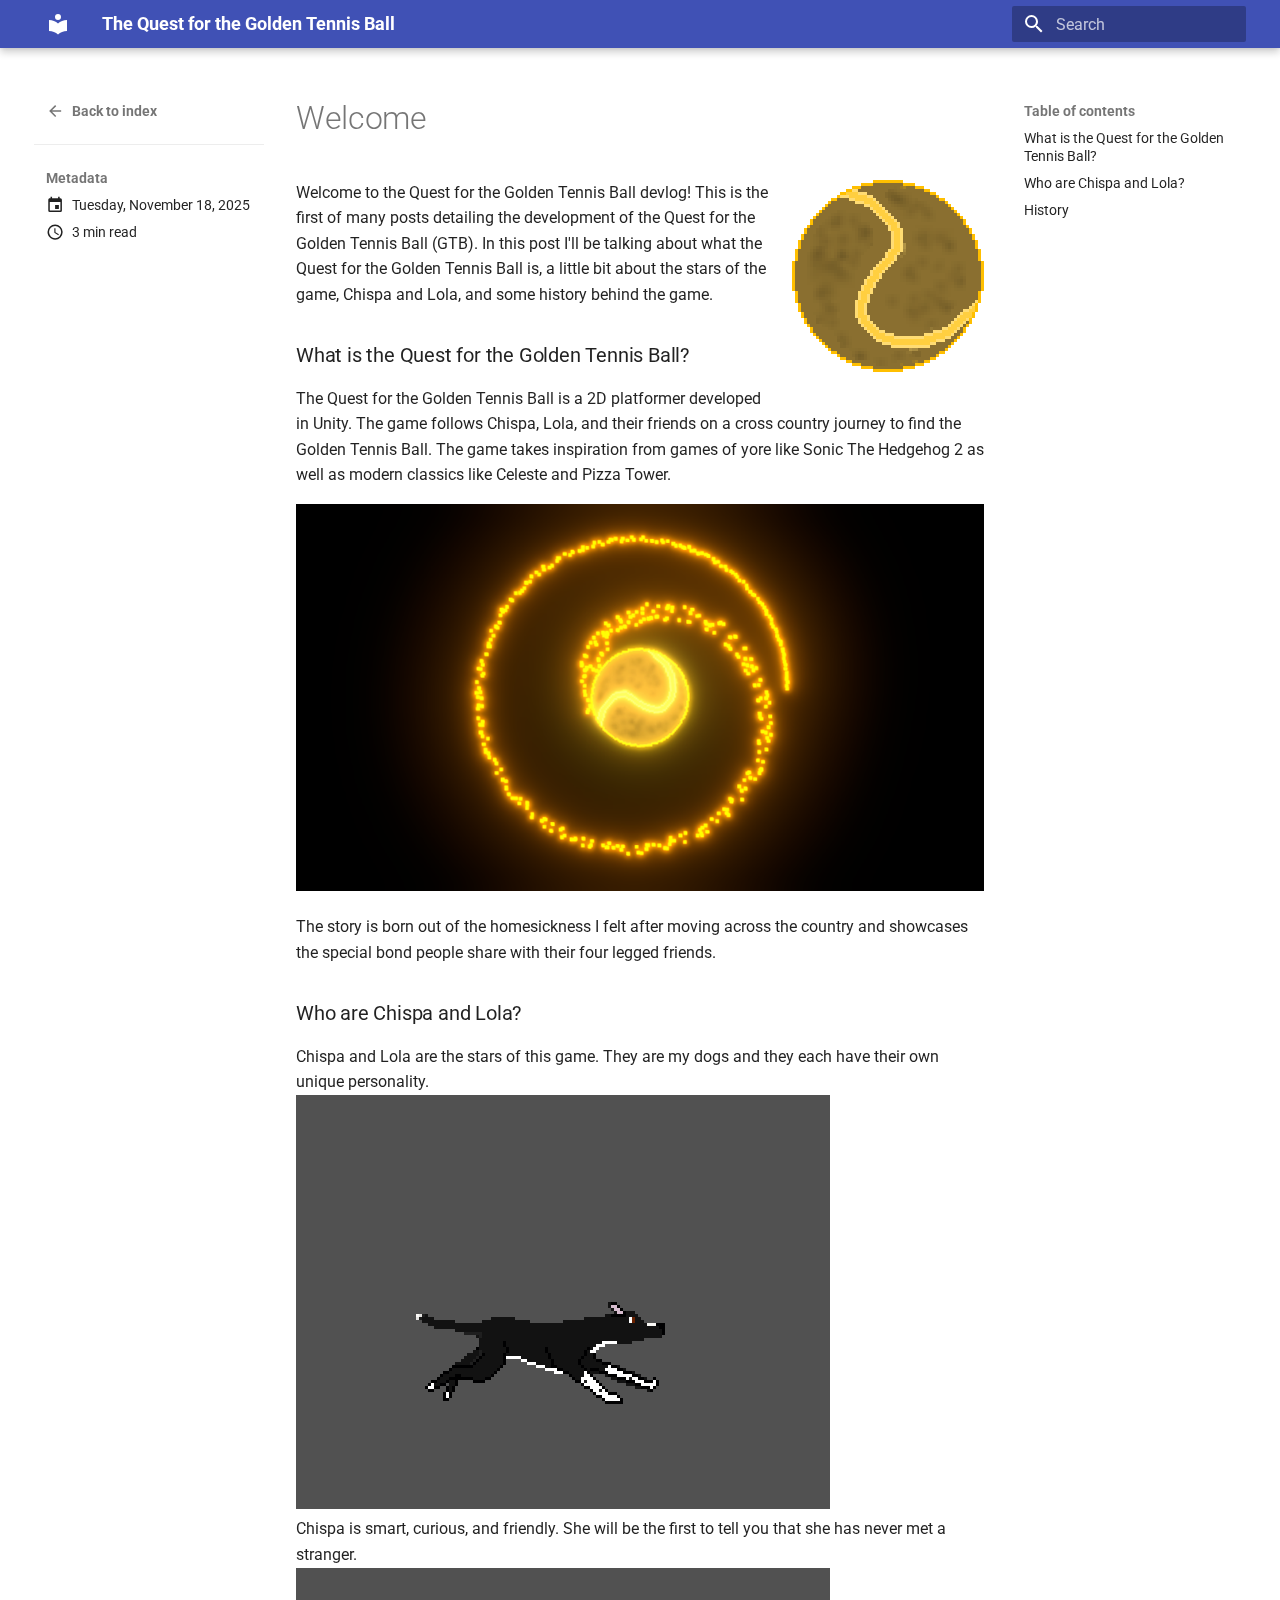
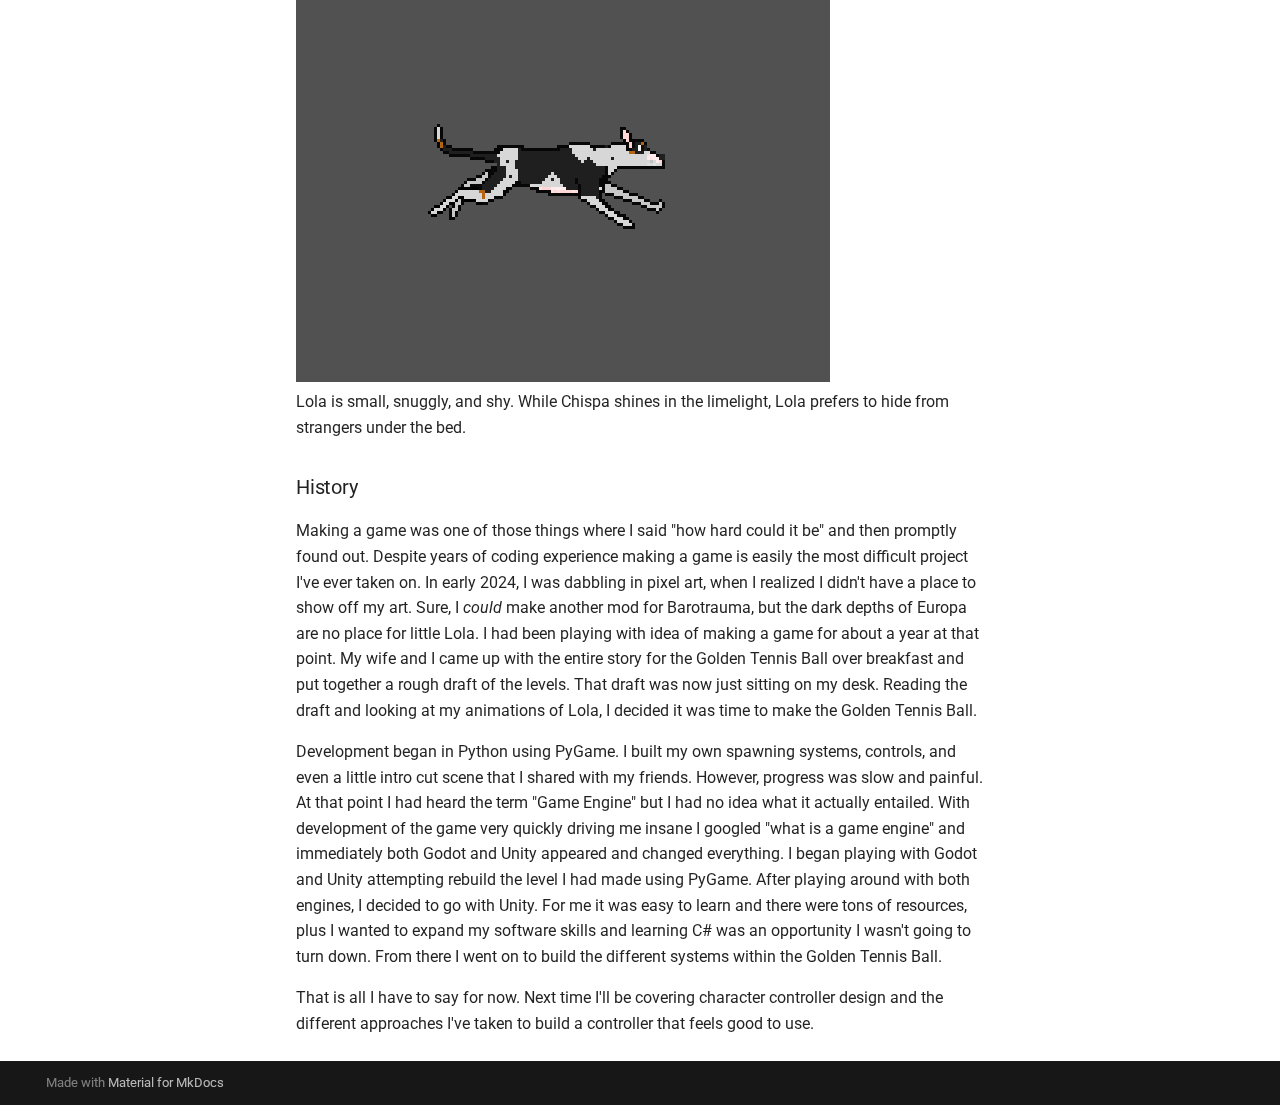
<file: Devlog/2025/11/18/first-post/index.html>
<!DOCTYPE html><html lang="en" class="no-js"><head>
    
      <meta charset="utf-8">
      <meta name="viewport" content="width=device-width,initial-scale=1">
      
        <meta name="description" content="My first post!">
      
      
      
      
      
      
        
      
      
      <link rel="icon" href="../../../../../assets/images/favicon.png">
      <meta name="generator" content="mkdocs-1.6.1, mkdocs-material-9.7.0">
    
    
      
        <title>First Post - The Quest for the Golden Tennis Ball</title>
      
    
    
      <link rel="stylesheet" href="../../../../../assets/stylesheets/main.618322db.min.css">
      
      


    
    
      
    
    
      
        
        
        <link rel="preconnect" href="https://fonts.gstatic.com" crossorigin>
        <link rel="stylesheet" href="https://fonts.googleapis.com/css?family=Roboto:300,300i,400,400i,700,700i%7CRoboto+Mono:400,400i,700,700i&amp;display=fallback">
        <style>:root{--md-text-font:"Roboto";--md-code-font:"Roboto Mono"}</style>
      
    
    
    <script>__md_scope=new URL("../../../../..",location),__md_hash=e=>[...e].reduce(((e,_)=>(e<<5)-e+_.charCodeAt(0)),0),__md_get=(e,_=localStorage,t=__md_scope)=>JSON.parse(_.getItem(t.pathname+"."+e)),__md_set=(e,_,t=localStorage,a=__md_scope)=>{try{t.setItem(a.pathname+"."+e,JSON.stringify(_))}catch(e){}}</script>
    
      

    
    
  <link href="../../../../../assets/stylesheets/glightbox.min.css" rel="stylesheet"><script src="../../../../../assets/javascripts/glightbox.min.js"></script><style id="glightbox-style">
            html.glightbox-open { overflow: initial; height: 100%; }
            .gslide-title { margin-top: 0px; user-select: text; }
            .gslide-desc { color: #666; user-select: text; }
            .gslide-image img { background: white; }
            .gscrollbar-fixer { padding-right: 15px; }
            .gdesc-inner { font-size: 0.75rem; }
            body[data-md-color-scheme="slate"] .gdesc-inner { background: var(--md-default-bg-color); }
            body[data-md-color-scheme="slate"] .gslide-title { color: var(--md-default-fg-color); }
            body[data-md-color-scheme="slate"] .gslide-desc { color: var(--md-default-fg-color); }
        </style></head>
  
  
    <body dir="ltr">
  
    
    <input class="md-toggle" data-md-toggle="drawer" type="checkbox" id="__drawer" autocomplete="off">
    <input class="md-toggle" data-md-toggle="search" type="checkbox" id="__search" autocomplete="off">
    <label class="md-overlay" for="__drawer"></label>
    <div data-md-component="skip">
      
        
        <a href="#welcome" class="md-skip">
          Skip to content
        </a>
      
    </div>
    <div data-md-component="announce">
      
    </div>
    
    
      

  

<header class="md-header md-header--shadow" data-md-component="header">
  <nav class="md-header__inner md-grid" aria-label="Header">
    <a href="../../../../.." title="The Quest for the Golden Tennis Ball" class="md-header__button md-logo" aria-label="The Quest for the Golden Tennis Ball" data-md-component="logo">
      
  
  <svg xmlns="http://www.w3.org/2000/svg" viewBox="0 0 24 24"><path d="M12 8a3 3 0 0 0 3-3 3 3 0 0 0-3-3 3 3 0 0 0-3 3 3 3 0 0 0 3 3m0 3.54C9.64 9.35 6.5 8 3 8v11c3.5 0 6.64 1.35 9 3.54 2.36-2.19 5.5-3.54 9-3.54V8c-3.5 0-6.64 1.35-9 3.54"></path></svg>

    </a>
    <label class="md-header__button md-icon" for="__drawer">
      
      <svg xmlns="http://www.w3.org/2000/svg" viewBox="0 0 24 24"><path d="M3 6h18v2H3zm0 5h18v2H3zm0 5h18v2H3z"></path></svg>
    </label>
    <div class="md-header__title" data-md-component="header-title">
      <div class="md-header__ellipsis">
        <div class="md-header__topic">
          <span class="md-ellipsis">
            The Quest for the Golden Tennis Ball
          </span>
        </div>
        <div class="md-header__topic" data-md-component="header-topic">
          <span class="md-ellipsis">
            
              First Post
            
          </span>
        </div>
      </div>
    </div>
    
    
      <script>var palette=__md_get("__palette");if(palette&&palette.color){if("(prefers-color-scheme)"===palette.color.media){var media=matchMedia("(prefers-color-scheme: light)"),input=document.querySelector(media.matches?"[data-md-color-media='(prefers-color-scheme: light)']":"[data-md-color-media='(prefers-color-scheme: dark)']");palette.color.media=input.getAttribute("data-md-color-media"),palette.color.scheme=input.getAttribute("data-md-color-scheme"),palette.color.primary=input.getAttribute("data-md-color-primary"),palette.color.accent=input.getAttribute("data-md-color-accent")}for(var[key,value]of Object.entries(palette.color))document.body.setAttribute("data-md-color-"+key,value)}</script>
    
    
    
      
      
        <label class="md-header__button md-icon" for="__search">
          
          <svg xmlns="http://www.w3.org/2000/svg" viewBox="0 0 24 24"><path d="M9.5 3A6.5 6.5 0 0 1 16 9.5c0 1.61-.59 3.09-1.56 4.23l.27.27h.79l5 5-1.5 1.5-5-5v-.79l-.27-.27A6.52 6.52 0 0 1 9.5 16 6.5 6.5 0 0 1 3 9.5 6.5 6.5 0 0 1 9.5 3m0 2C7 5 5 7 5 9.5S7 14 9.5 14 14 12 14 9.5 12 5 9.5 5"></path></svg>
        </label>
        <div class="md-search" data-md-component="search" role="dialog">
  <label class="md-search__overlay" for="__search"></label>
  <div class="md-search__inner" role="search">
    <form class="md-search__form" name="search">
      <input type="text" class="md-search__input" name="query" aria-label="Search" placeholder="Search" autocapitalize="off" autocorrect="off" autocomplete="off" spellcheck="false" data-md-component="search-query" required>
      <label class="md-search__icon md-icon" for="__search">
        
        <svg xmlns="http://www.w3.org/2000/svg" viewBox="0 0 24 24"><path d="M9.5 3A6.5 6.5 0 0 1 16 9.5c0 1.61-.59 3.09-1.56 4.23l.27.27h.79l5 5-1.5 1.5-5-5v-.79l-.27-.27A6.52 6.52 0 0 1 9.5 16 6.5 6.5 0 0 1 3 9.5 6.5 6.5 0 0 1 9.5 3m0 2C7 5 5 7 5 9.5S7 14 9.5 14 14 12 14 9.5 12 5 9.5 5"></path></svg>
        
        <svg xmlns="http://www.w3.org/2000/svg" viewBox="0 0 24 24"><path d="M20 11v2H8l5.5 5.5-1.42 1.42L4.16 12l7.92-7.92L13.5 5.5 8 11z"></path></svg>
      </label>
      <nav class="md-search__options" aria-label="Search">
        
        <button type="reset" class="md-search__icon md-icon" title="Clear" aria-label="Clear" tabindex="-1">
          
          <svg xmlns="http://www.w3.org/2000/svg" viewBox="0 0 24 24"><path d="M19 6.41 17.59 5 12 10.59 6.41 5 5 6.41 10.59 12 5 17.59 6.41 19 12 13.41 17.59 19 19 17.59 13.41 12z"></path></svg>
        </button>
      </nav>
      
    </form>
    <div class="md-search__output">
      <div class="md-search__scrollwrap" tabindex="0" data-md-scrollfix>
        <div class="md-search-result" data-md-component="search-result">
          <div class="md-search-result__meta">
            Initializing search
          </div>
          <ol class="md-search-result__list" role="presentation"></ol>
        </div>
      </div>
    </div>
  </div>
</div>
      
    
    
  </nav>
  
</header>
    
    <div class="md-container" data-md-component="container">
      
      
        
          
        
      
      <main class="md-main" data-md-component="main">
        <div class="md-main__inner md-grid">
          
            
              
                
              
              <div class="md-sidebar md-sidebar--primary" data-md-component="sidebar" data-md-type="navigation" hidden>
                <div class="md-sidebar__scrollwrap">
                  <div class="md-sidebar__inner">
                    



<nav class="md-nav md-nav--primary" aria-label="Navigation" data-md-level="0">
  <label class="md-nav__title" for="__drawer">
    <a href="../../../../.." title="The Quest for the Golden Tennis Ball" class="md-nav__button md-logo" aria-label="The Quest for the Golden Tennis Ball" data-md-component="logo">
      
  
  <svg xmlns="http://www.w3.org/2000/svg" viewBox="0 0 24 24"><path d="M12 8a3 3 0 0 0 3-3 3 3 0 0 0-3-3 3 3 0 0 0-3 3 3 3 0 0 0 3 3m0 3.54C9.64 9.35 6.5 8 3 8v11c3.5 0 6.64 1.35 9 3.54 2.36-2.19 5.5-3.54 9-3.54V8c-3.5 0-6.64 1.35-9 3.54"></path></svg>

    </a>
    The Quest for the Golden Tennis Ball
  </label>
  
  <ul class="md-nav__list" data-md-scrollfix>
    
      
      
  
  
  
  
    <li class="md-nav__item">
      <a href="../../../../.." class="md-nav__link">
        
  
  
  <span class="md-ellipsis">
    
  
    Welcome to MkDocs
  

    
  </span>
  
  

      </a>
    </li>
  

    
      
      
  
  
    
  
  
  
    
    
    
    
    
    <li class="md-nav__item md-nav__item--active md-nav__item--nested">
      
        
        
        <input class="md-nav__toggle md-toggle " type="checkbox" id="__nav_2" checked>
        
          
          <label class="md-nav__link" for="__nav_2" id="__nav_2_label" tabindex="0">
            
  
  
  <span class="md-ellipsis">
    
  
    Devlog
  

    
  </span>
  
  

            <span class="md-nav__icon md-icon"></span>
          </label>
        
        <nav class="md-nav" data-md-level="1" aria-labelledby="__nav_2_label" aria-expanded="true">
          <label class="md-nav__title" for="__nav_2">
            <span class="md-nav__icon md-icon"></span>
            
  
    Devlog
  

          </label>
          <ul class="md-nav__list" data-md-scrollfix>
            
              
                
  
  
    
  
  
    
  
  
    <li class="md-nav__item md-nav__item--active">
      <a href="../../../../" class="md-nav__link">
        
  
  
  <span class="md-ellipsis">
    
  
    Devlog
  

    
  </span>
  
  

      </a>
    </li>
  

              
            
              
                
  
  
  
  
    
    
    
    
    
    <li class="md-nav__item md-nav__item--nested">
      
        
        
        <input class="md-nav__toggle md-toggle " type="checkbox" id="__nav_2_2">
        
          
          <label class="md-nav__link" for="__nav_2_2" id="__nav_2_2_label" tabindex="0">
            
  
  
  <span class="md-ellipsis">
    
  
    Archive
  

    
  </span>
  
  

            <span class="md-nav__icon md-icon"></span>
          </label>
        
        <nav class="md-nav" data-md-level="2" aria-labelledby="__nav_2_2_label" aria-expanded="false">
          <label class="md-nav__title" for="__nav_2_2">
            <span class="md-nav__icon md-icon"></span>
            
  
    Archive
  

          </label>
          <ul class="md-nav__list" data-md-scrollfix>
            
              
                
  
  
  
    
  
  
    <li class="md-nav__item">
      <a href="../../../../archive/2025/" class="md-nav__link">
        
  
  
  <span class="md-ellipsis">
    
  
    2025
  

    
  </span>
  
  

      </a>
    </li>
  

              
            
          </ul>
        </nav>
      
    </li>
  

              
            
          </ul>
        </nav>
      
    </li>
  

    
  </ul>
</nav>
                  </div>
                </div>
              </div>
            
            
              
                
              
              <div class="md-sidebar md-sidebar--secondary" data-md-component="sidebar" data-md-type="toc">
                <div class="md-sidebar__scrollwrap">
                  <div class="md-sidebar__inner">
                    

<nav class="md-nav md-nav--secondary" aria-label="Table of contents">
  
  
  
    
  
  
    <label class="md-nav__title" for="__toc">
      <span class="md-nav__icon md-icon"></span>
      Table of contents
    </label>
    <ul class="md-nav__list" data-md-component="toc" data-md-scrollfix>
      
        <li class="md-nav__item">
  <a href="#what-is-the-quest-for-the-golden-tennis-ball" class="md-nav__link">
    <span class="md-ellipsis">
      
        What is the Quest for the Golden Tennis Ball?
      
    </span>
  </a>
  
</li>
      
        <li class="md-nav__item">
  <a href="#who-are-chispa-and-lola" class="md-nav__link">
    <span class="md-ellipsis">
      
        Who are Chispa and Lola?
      
    </span>
  </a>
  
</li>
      
        <li class="md-nav__item">
  <a href="#history" class="md-nav__link">
    <span class="md-ellipsis">
      
        History
      
    </span>
  </a>
  
</li>
      
    </ul>
  
</nav>
                  </div>
                </div>
              </div>
            
          
          
  <div class="md-content md-content--post" data-md-component="content">
    <div class="md-sidebar md-sidebar--post" data-md-component="sidebar" data-md-type="navigation">
      <div class="md-sidebar__scrollwrap">
        <div class="md-sidebar__inner md-post">
          <nav class="md-nav md-nav--primary">
            <div class="md-post__back">
              <div class="md-nav__title md-nav__container">
                <a href="../../../../" class="md-nav__link">
                  <svg xmlns="http://www.w3.org/2000/svg" viewBox="0 0 24 24"><path d="M20 11v2H8l5.5 5.5-1.42 1.42L4.16 12l7.92-7.92L13.5 5.5 8 11z"></path></svg>
                  <span class="md-ellipsis">
                    Back to index
                  </span>
                </a>
              </div>
            </div>
            
            <ul class="md-post__meta md-nav__list">
              <li class="md-nav__item md-nav__item--section">
                <div class="md-post__title">
                  <span class="md-ellipsis">
                    Metadata
                  </span>
                </div>
                <nav class="md-nav">
                  <ul class="md-nav__list">
                    <li class="md-nav__item">
                      <div class="md-nav__link">
                        <svg xmlns="http://www.w3.org/2000/svg" viewBox="0 0 24 24"><path d="M19 19H5V8h14m-3-7v2H8V1H6v2H5c-1.11 0-2 .89-2 2v14a2 2 0 0 0 2 2h14a2 2 0 0 0 2-2V5a2 2 0 0 0-2-2h-1V1m-1 11h-5v5h5z"></path></svg>
                        <time datetime="2025-11-18 00:00:00+00:00" class="md-ellipsis">Tuesday, November 18, 2025</time>
                      </div>
                    </li>
                    
                    
                    
                      
                      <li class="md-nav__item">
                        <div class="md-nav__link">
                          <svg xmlns="http://www.w3.org/2000/svg" viewBox="0 0 24 24"><path d="M12 20a8 8 0 0 0 8-8 8 8 0 0 0-8-8 8 8 0 0 0-8 8 8 8 0 0 0 8 8m0-18a10 10 0 0 1 10 10 10 10 0 0 1-10 10C6.47 22 2 17.5 2 12A10 10 0 0 1 12 2m.5 5v5.25l4.5 2.67-.75 1.23L11 13V7z"></path></svg>
                          <span class="md-ellipsis">
                            
                              3 min read
                            
                          </span>
                        </div>
                      </li>
                    
                  </ul>
                </nav>
              </li>
            </ul>
            
          </nav>
          
        </div>
      </div>
    </div>
    <article class="md-content__inner md-typeset">
      
        
  




<h1 id="welcome">Welcome</h1>
<p><a class="glightbox" data-type="image" data-width="auto" data-height="auto" href="../../../../FirstPost/goldenTennisBall.png" data-desc-position="bottom"><img align="right" alt="The Golden Tennis Ball arriving on Earth" src="../../../../FirstPost/goldenTennisBall.png"></a>
Welcome to the Quest for the Golden Tennis Ball devlog! This is the first of many posts detailing the development of the Quest for the Golden Tennis Ball (GTB). In this post I'll be talking about what the Quest for the Golden Tennis Ball is, a little bit about the stars of the game, Chispa and Lola, and some history behind the game.</p>
<h3 id="what-is-the-quest-for-the-golden-tennis-ball">What is the Quest for the Golden Tennis Ball?</h3>
<p>The Quest for the Golden Tennis Ball is a 2D platformer developed in Unity. The game follows Chispa, Lola, and their friends on a cross country journey to find the Golden Tennis Ball. The game takes inspiration from games of yore like Sonic The Hedgehog 2 as well as modern classics like Celeste and Pizza Tower.   </p>
<p><a class="glightbox" data-type="image" data-width="auto" data-height="auto" href="../../../../FirstPost/GTB%20comes%20to%20earth.png" data-desc-position="bottom"><img alt="The Golden Tennis Ball arriving on Earth" src="../../../../FirstPost/GTB%20comes%20to%20earth.png"></a></p>
<p>The story is born out of the homesickness I felt after moving across the country and showcases the special bond people share with their four legged friends.</p>
<h3 id="who-are-chispa-and-lola">Who are Chispa and Lola?</h3>
<p>Chispa and Lola are the stars of this game. They are my dogs and they each have their own unique personality.<br>
<a class="glightbox" data-type="image" data-width="auto" data-height="auto" href="../../../../FirstPost/ChispaRun.gif" data-desc-position="bottom"><img alt="The Golden Tennis Ball arriving on Earth" src="../../../../FirstPost/ChispaRun.gif"></a><br>
 Chispa is smart, curious, and friendly. She will be the first to tell you that she has never met a stranger.<br>
<a class="glightbox" data-type="image" data-width="auto" data-height="auto" href="../../../../FirstPost/LolaRun.gif" data-desc-position="bottom"><img alt="The Golden Tennis Ball arriving on Earth" src="../../../../FirstPost/LolaRun.gif"></a><br>
 Lola is small, snuggly, and shy. While Chispa shines in the limelight, Lola prefers to hide from strangers under the bed. </p>
<h3 id="history">History</h3>
<p>Making a game was one of those things where I said "how hard could it be" and then promptly found out. Despite years of coding experience making a game is easily the most difficult project I've ever taken on. In early 2024, I was dabbling in pixel art, when I realized I didn't have a place to show off my art. Sure, I <em>could</em> make another mod for Barotrauma, but the dark depths of Europa are no place for little Lola. I had been playing with idea of making a game for about a year at that point. My wife and I came up with the entire story for the Golden Tennis Ball over breakfast and put together a rough draft of the levels. That draft was now just sitting on my desk. Reading the draft and looking at my animations of Lola, I decided it was time to make the Golden Tennis Ball.  </p>
<p>Development began in Python using PyGame. I built my own spawning systems, controls, and even a little intro cut scene that I shared with my friends. However, progress was slow and painful. At that point I had heard the term "Game Engine" but I had no idea what it actually entailed. With development of the game very quickly driving me insane I googled "what is a game engine" and immediately both Godot and Unity appeared and changed everything. I began playing with Godot and Unity attempting rebuild the level I had made using PyGame. After playing around with both engines, I decided to go with Unity. For me it was easy to learn and there were tons of resources, plus I wanted to expand my software skills and learning C# was an opportunity I wasn't going to turn down. From there I went on to build the different systems within the Golden Tennis Ball.</p>
<p>That is all I have to say for now. Next time I'll be covering character controller design and the different approaches I've taken to build a controller that feels good to use.</p>







  
  




  



      
    </article>
  </div>

          
<script>var target=document.getElementById(location.hash.slice(1));target&&target.name&&(target.checked=target.name.startsWith("__tabbed_"))</script>
        </div>
        
      </main>
      
        <footer class="md-footer">
  
  <div class="md-footer-meta md-typeset">
    <div class="md-footer-meta__inner md-grid">
      <div class="md-copyright">
  
  
    Made with
    <a href="https://squidfunk.github.io/mkdocs-material/" target="_blank" rel="noopener">
      Material for MkDocs
    </a>
  
</div>
      
    </div>
  </div>
</footer>
      
    </div>
    <div class="md-dialog" data-md-component="dialog">
      <div class="md-dialog__inner md-typeset"></div>
    </div>
    
    
    
      
      
      <script id="__config" type="application/json">{"annotate": null, "base": "../../../../..", "features": [], "search": "../../../../../assets/javascripts/workers/search.7a47a382.min.js", "tags": null, "translations": {"clipboard.copied": "Copied to clipboard", "clipboard.copy": "Copy to clipboard", "search.result.more.one": "1 more on this page", "search.result.more.other": "# more on this page", "search.result.none": "No matching documents", "search.result.one": "1 matching document", "search.result.other": "# matching documents", "search.result.placeholder": "Type to start searching", "search.result.term.missing": "Missing", "select.version": "Select version"}, "version": null}</script>
    
    
      <script src="../../../../../assets/javascripts/bundle.e71a0d61.min.js"></script>
      
    
  
<script id="init-glightbox">const lightbox = GLightbox({"touchNavigation": true, "loop": false, "zoomable": true, "draggable": true, "openEffect": "zoom", "closeEffect": "zoom", "slideEffect": "slide"});
document$.subscribe(()=>{ lightbox.reload(); });
</script></body></html>
</file>
<file: stylesheets/gtb.css>
/* =======================================
   ORIGINAL USER CSS (unchanged)
   ======================================= */

/* --- Base colors --- */
:root [data-md-color-scheme="gtbLight"] {
    /* Text colors */

    /* main text */
    /*Light*/
    --md-primary-fg-color: #595652;
    --md-secondary-fg-color: #595652;
    --md-tertiary-fg-color: #595652;

    /* Backgrounds */

    /* page background */
    --md-default-bg-color: #595652;
    /* cards / panels */
    --md-surface-bg-color: #cfcfcf;
    /* top navigation */
    --md-toolbar-bg-color: #ffc800;
    /* side bar */
    --md-footer-bg-color: #b7c0e6;
    --md-sidebar-bg-color: #ffc800;

    /* Headings */
    --md-heading-color: #000000;
    --md-text-heading-color: #a67c00;

    /* Links / accents */
    --md-accent-fg-color: #a67c00;
    --md-accent-bg-color: #575448;

    /* Borders / dividers */
    --md-divider-color: #d9caa7;

    /* Buttons */
    --md-button-bg-color: #ffd633;
    --md-button-fg-color: #2b2b2b;

    /* Code blocks */
    --md-code-bg-color: #a67c00;
    --md-code-fg-color: #2b2b2b;

    /* Footer */
    --md-footer-fg-color: #ffffff;
    --md-footer-bg-color: #ffc800;
}

/* --- Body and main content --- */
body {
    background-color: var(--md-default-bg-color);
    color: var(--md-primary-fg-color);
}

.md-content,
.md-main,
.md-card {
    background-color: var(--md-surface-bg-color);
    color: var(--md-primary-fg-color);
}

.md-nav,
.md-nav__list,
.md-nav__group,
.md-nav__item {
    background-color: var(--md-button-bg-color) !important;
    color: var(--md-primary-fg-color, #222) !important;
}

/* --- Links --- */
.md-nav__title {
    color: var(--md-accent-bg-color);
}

.md-ellipsis {
    color: var(--md-default-bg-color);
}

.md-typeset a {
    color: var(--md-text-heading-color);
}

a {
    color: var(--md-accent-fg-color);
    text-decoration: none;
}

a:hover {
    text-decoration: underline;
    color: #e6a700;
}

/* --- Headers --- */
.md-typeset h1,
.md-typeset h2,
.md-typeset h3,
.md-typeset h4 {
    color: var(--md-heading-color);
}

h5 {
    color: var(--md-heading-color);
}

h6 {
    color: var(--md-primary-fg-color);
}

/* --- Code blocks --- */
code {
    background-color: var(--md-code-bg-color);
    color: var(--md-code-fg-color);
    padding: 2px 4px;
    border-radius: 4px;
}

pre code {
    display: block;
    padding: 12px;
}

/* --- Navigation bar --- */
.md-header {
    background-color: var(--md-toolbar-bg-color);
    color: var(--md-primary-fg-color);
}

/* --- Footer --- */
.md-footer {
    border-color: var(--md-footer-fg-color);
    background-color: var(--md-footer-bg-color);
    color: var(--md-primary-fg-color);
}

/* --- Horizontal rules --- */
hr {
    border-color: var(--md-divider-color);
}

/* --- Optional: card hover effect (requested to keep) --- */
.md-card:hover {
    background-color: #0000ff;
}

/* =======================================
   DARK MODE THEME (unchanged)
   ======================================= */

:root [data-md-color-scheme="gtbDark"] {
    --md-primary-fg-color: #ffffff;
    --md-secondary-fg-color: #ffffff;
    --md-tertiary-fg-color: #ffffff;

    --md-default-bg-color: #ffffff;
    --md-surface-bg-color: #595652;
    --md-toolbar-bg-color: #a67c00;
    --md-footer-bg-color: #b7c0e6;
    --md-sidebar-bg-color: #a67c00;

    --md-heading-color: #ffffff;
    --md-text-heading-color: #ffc800;

    --md-accent-fg-color: #ffc800;
    --md-accent-bg-color: #575448;

    --md-divider-color: #d9caa7;

    --md-button-bg-color: #ffd633;
    --md-button-fg-color: #2b2b2b;

    --md-code-bg-color: #a67c00;
    --md-code-fg-color: #2b2b2b;

    --md-footer-fg-color: #ffffff;
    --md-footer-bg-color: #a67c00;
}

body {
    background-color: var(--md-default-bg-color);
    color: var(--md-primary-fg-color);
}

.md-content,
.md-main,
.md-card {
    background-color: var(--md-surface-bg-color);
    color: var(--md-primary-fg-color);
}

.md-sidebar__scrollwrap {
    background-color: var(--md-sidebar-bg-color);
}

.md-nav {
    border-right: 2px solid #d9caa7;
}

/* --- Links --- */
.md-nav__title {
    color: var(--md-accent-bg-color);
}

.md-ellipsis {
    color: var(--md-default-bg-color);
}

.md-typeset a {
    color: var(--md-text-heading-color);
}

a {
    color: var(--md-accent-fg-color);
    text-decoration: none;
}

a:hover {
    text-decoration: underline;
    color: #e6a700;
}

/* --- Headers --- */
.md-typeset h1,
.md-typeset h2,
.md-typeset h3,
.md-typeset h4 {
    color: var(--md-heading-color);
}

h5 {
    color: var(--md-heading-color);
}

h6 {
    color: var(--md-primary-fg-color);
}

/* --- Code blocks --- */
code {
    background-color: var(--md-code-bg-color);
    color: var(--md-code-fg-color);
    padding: 2px 4px;
    border-radius: 4px;
}

pre code {
    display: block;
    padding: 12px;
}

/* --- Navigation bar --- */
.md-header {
    background-color: var(--md-toolbar-bg-color);
    color: var(--md-primary-fg-color);
}

/* --- Footer --- */
.md-footer {
    border-color: var(--md-footer-fg-color);
    background-color: var(--md-footer-bg-color);
    color: var(--md-primary-fg-color);
}

/* --- Horizontal rules --- */
hr {
    border-color: var(--md-divider-color);
}

/* --- Optional: card hover effect --- */
.md-card:hover {
    background-color: #0000ff;
}

/* --- FIX NAV OVERLAP ON MOBILE (added as requested) --- */
.md-nav__item {
    display: block !important;
    margin: 0 !important;
    padding: 0 !important;
}

.md-nav__link {
    display: flex !important;
    align-items: center;
    padding: 0.6rem 1rem !important;
    line-height: 1.4 !important;
    white-space: normal !important;
}

.md-nav__title {
    display: block !important;
    padding: 0.8rem 1rem !important;
    line-height: 1.3 !important;
}

/* .md-nav--primary .md-nav__title {
    background-color: #0000ff;
    color: #ff0000;
} */

.md-nav__list {
    padding: 0 !important;
    margin: 0 !important;
}

/* =======================================
   ⭐ NEW: MOBILE NAVIGATION BACKGROUND FIX ⭐
   ======================================= */

@media (max-width: 76.1875em) {

    /* Mobile sidebar drawer */
    .md-sidebar--primary .md-nav--primary {
        background-color: var(--md-sidebar-bg-color) !important;
    }

    /* Mobile overlay */
    .md-overlay {
        background-color: var(--md-sidebar-bg-color) !important;
    }
}
</file>
<file: assets/stylesheets/main.618322db.min.css>
@charset "UTF-8";html{-webkit-text-size-adjust:none;-moz-text-size-adjust:none;text-size-adjust:none;box-sizing:border-box}*,:after,:before{box-sizing:inherit}@media (prefers-reduced-motion){*,:after,:before{transition:none!important}}body{margin:0}a,button,input,label{-webkit-tap-highlight-color:transparent}a{color:inherit;text-decoration:none}hr{border:0;box-sizing:initial;display:block;height:.05rem;overflow:visible;padding:0}small{font-size:80%}sub,sup{line-height:1em}img{border-style:none}table{border-collapse:initial;border-spacing:0}td,th{font-weight:400;vertical-align:top}button{background:#0000;border:0;font-family:inherit;font-size:inherit;margin:0;padding:0}input{border:0;outline:none}:root{--md-primary-fg-color:#4051b5;--md-primary-fg-color--light:#5d6cc0;--md-primary-fg-color--dark:#303fa1;--md-primary-bg-color:#fff;--md-primary-bg-color--light:#ffffffb3;--md-accent-fg-color:#526cfe;--md-accent-fg-color--transparent:#526cfe1a;--md-accent-bg-color:#fff;--md-accent-bg-color--light:#ffffffb3}[data-md-color-scheme=default]{color-scheme:light}[data-md-color-scheme=default] img[src$="#gh-dark-mode-only"],[data-md-color-scheme=default] img[src$="#only-dark"]{display:none}:root,[data-md-color-scheme=default]{--md-hue:225deg;--md-default-fg-color:#000000de;--md-default-fg-color--light:#0000008a;--md-default-fg-color--lighter:#00000052;--md-default-fg-color--lightest:#00000012;--md-default-bg-color:#fff;--md-default-bg-color--light:#ffffffb3;--md-default-bg-color--lighter:#ffffff4d;--md-default-bg-color--lightest:#ffffff1f;--md-code-fg-color:#36464e;--md-code-bg-color:#f5f5f5;--md-code-bg-color--light:#f5f5f5b3;--md-code-bg-color--lighter:#f5f5f54d;--md-code-hl-color:#4287ff;--md-code-hl-color--light:#4287ff1a;--md-code-hl-number-color:#d52a2a;--md-code-hl-special-color:#db1457;--md-code-hl-function-color:#a846b9;--md-code-hl-constant-color:#6e59d9;--md-code-hl-keyword-color:#3f6ec6;--md-code-hl-string-color:#1c7d4d;--md-code-hl-name-color:var(--md-code-fg-color);--md-code-hl-operator-color:var(--md-default-fg-color--light);--md-code-hl-punctuation-color:var(--md-default-fg-color--light);--md-code-hl-comment-color:var(--md-default-fg-color--light);--md-code-hl-generic-color:var(--md-default-fg-color--light);--md-code-hl-variable-color:var(--md-default-fg-color--light);--md-typeset-color:var(--md-default-fg-color);--md-typeset-a-color:var(--md-primary-fg-color);--md-typeset-del-color:#f5503d26;--md-typeset-ins-color:#0bd57026;--md-typeset-kbd-color:#fafafa;--md-typeset-kbd-accent-color:#fff;--md-typeset-kbd-border-color:#b8b8b8;--md-typeset-mark-color:#ffff0080;--md-typeset-table-color:#0000001f;--md-typeset-table-color--light:rgba(0,0,0,.035);--md-admonition-fg-color:var(--md-default-fg-color);--md-admonition-bg-color:var(--md-default-bg-color);--md-warning-fg-color:#000000de;--md-warning-bg-color:#ff9;--md-footer-fg-color:#fff;--md-footer-fg-color--light:#ffffffb3;--md-footer-fg-color--lighter:#ffffff73;--md-footer-bg-color:#000000de;--md-footer-bg-color--dark:#00000052;--md-shadow-z1:0 0.2rem 0.5rem #0000000d,0 0 0.05rem #0000001a;--md-shadow-z2:0 0.2rem 0.5rem #0000001a,0 0 0.05rem #00000040;--md-shadow-z3:0 0.2rem 0.5rem #0003,0 0 0.05rem #00000059}.md-icon svg{fill:currentcolor;display:block;height:1.2rem;width:1.2rem}body{-webkit-font-smoothing:antialiased;-moz-osx-font-smoothing:grayscale;--md-text-font-family:var(--md-text-font,_),-apple-system,BlinkMacSystemFont,Helvetica,Arial,sans-serif;--md-code-font-family:var(--md-code-font,_),SFMono-Regular,Consolas,Menlo,monospace}aside,body,input{font-feature-settings:"kern","liga";color:var(--md-typeset-color);font-family:var(--md-text-font-family)}code,kbd,pre{font-feature-settings:"kern";font-family:var(--md-code-font-family)}:root{--md-typeset-table-sort-icon:url('data:image/svg+xml;charset=utf-8,<svg xmlns="http://www.w3.org/2000/svg" viewBox="0 0 24 24"><path d="m18 21-4-4h3V7h-3l4-4 4 4h-3v10h3M2 19v-2h10v2M2 13v-2h7v2M2 7V5h4v2z"/></svg>');--md-typeset-table-sort-icon--asc:url('data:image/svg+xml;charset=utf-8,<svg xmlns="http://www.w3.org/2000/svg" viewBox="0 0 24 24"><path d="M19 17h3l-4 4-4-4h3V3h2M2 17h10v2H2M6 5v2H2V5m0 6h7v2H2z"/></svg>');--md-typeset-table-sort-icon--desc:url('data:image/svg+xml;charset=utf-8,<svg xmlns="http://www.w3.org/2000/svg" viewBox="0 0 24 24"><path d="M19 7h3l-4-4-4 4h3v14h2M2 17h10v2H2M6 5v2H2V5m0 6h7v2H2z"/></svg>')}.md-typeset{-webkit-print-color-adjust:exact;color-adjust:exact;font-size:.8rem;line-height:1.6;overflow-wrap:break-word}@media print{.md-typeset{font-size:.68rem}}.md-typeset blockquote,.md-typeset dl,.md-typeset figure,.md-typeset ol,.md-typeset pre,.md-typeset ul{margin-bottom:1em;margin-top:1em}.md-typeset h1{color:var(--md-default-fg-color--light);font-size:2em;line-height:1.3;margin:0 0 1.25em}.md-typeset h1,.md-typeset h2{font-weight:300;letter-spacing:-.01em}.md-typeset h2{font-size:1.5625em;line-height:1.4;margin:1.6em 0 .64em}.md-typeset h3{font-size:1.25em;font-weight:400;letter-spacing:-.01em;line-height:1.5;margin:1.6em 0 .8em}.md-typeset h2+h3{margin-top:.8em}.md-typeset h4{font-weight:700;letter-spacing:-.01em;margin:1em 0}.md-typeset h5,.md-typeset h6{color:var(--md-default-fg-color--light);font-size:.8em;font-weight:700;letter-spacing:-.01em;margin:1.25em 0}.md-typeset h5{text-transform:uppercase}.md-typeset h5 code{text-transform:none}.md-typeset hr{border-bottom:.05rem solid var(--md-default-fg-color--lightest);display:flow-root;margin:1.5em 0}.md-typeset a{color:var(--md-typeset-a-color);word-break:break-word}.md-typeset a,.md-typeset a:before{transition:color 125ms}.md-typeset a:focus,.md-typeset a:hover{color:var(--md-accent-fg-color)}.md-typeset a:focus code,.md-typeset a:hover code{background-color:var(--md-accent-fg-color--transparent);color:var(--md-accent-fg-color)}.md-typeset a code{color:var(--md-typeset-a-color)}.md-typeset a.focus-visible{outline-color:var(--md-accent-fg-color);outline-offset:.2rem}.md-typeset code,.md-typeset kbd,.md-typeset pre{color:var(--md-code-fg-color);direction:ltr;font-variant-ligatures:none;transition:background-color 125ms}@media print{.md-typeset code,.md-typeset kbd,.md-typeset pre{white-space:pre-wrap}}.md-typeset code{background-color:var(--md-code-bg-color);border-radius:.1rem;-webkit-box-decoration-break:clone;box-decoration-break:clone;font-size:.85em;padding:0 .2941176471em;transition:color 125ms,background-color 125ms;word-break:break-word}.md-typeset code:not(.focus-visible){-webkit-tap-highlight-color:transparent;outline:none}.md-typeset pre{display:flow-root;line-height:1.4;position:relative}.md-typeset pre>code{-webkit-box-decoration-break:slice;box-decoration-break:slice;box-shadow:none;display:block;margin:0;outline-color:var(--md-accent-fg-color);overflow:auto;padding:.7720588235em 1.1764705882em;scrollbar-color:var(--md-default-fg-color--lighter) #0000;scrollbar-width:thin;touch-action:auto;word-break:normal}.md-typeset pre>code:hover{scrollbar-color:var(--md-accent-fg-color) #0000}.md-typeset pre>code::-webkit-scrollbar{height:.2rem;width:.2rem}.md-typeset pre>code::-webkit-scrollbar-thumb{background-color:var(--md-default-fg-color--lighter)}.md-typeset pre>code::-webkit-scrollbar-thumb:hover{background-color:var(--md-accent-fg-color)}.md-typeset kbd{background-color:var(--md-typeset-kbd-color);border-radius:.1rem;box-shadow:0 .1rem 0 .05rem var(--md-typeset-kbd-border-color),0 .1rem 0 var(--md-typeset-kbd-border-color),0 -.1rem .2rem var(--md-typeset-kbd-accent-color) inset;color:var(--md-default-fg-color);display:inline-block;font-size:.75em;padding:0 .6666666667em;vertical-align:text-top;word-break:break-word}.md-typeset mark{background-color:var(--md-typeset-mark-color);-webkit-box-decoration-break:clone;box-decoration-break:clone;color:inherit;word-break:break-word}.md-typeset abbr{cursor:help;text-decoration:none}.md-typeset [data-preview],.md-typeset abbr{border-bottom:.05rem dotted var(--md-default-fg-color--light)}.md-typeset small{opacity:.75}[dir=ltr] .md-typeset sub,[dir=ltr] .md-typeset sup{margin-left:.078125em}[dir=rtl] .md-typeset sub,[dir=rtl] .md-typeset sup{margin-right:.078125em}[dir=ltr] .md-typeset blockquote{padding-left:.6rem}[dir=rtl] .md-typeset blockquote{padding-right:.6rem}[dir=ltr] .md-typeset blockquote{border-left:.2rem solid var(--md-default-fg-color--lighter)}[dir=rtl] .md-typeset blockquote{border-right:.2rem solid var(--md-default-fg-color--lighter)}.md-typeset blockquote{color:var(--md-default-fg-color--light);margin-left:0;margin-right:0}.md-typeset ul{list-style-type:disc}.md-typeset ul[type]{list-style-type:revert-layer}[dir=ltr] .md-typeset ol,[dir=ltr] .md-typeset ul{margin-left:.625em}[dir=rtl] .md-typeset ol,[dir=rtl] .md-typeset ul{margin-right:.625em}.md-typeset ol,.md-typeset ul{padding:0}.md-typeset ol:not([hidden]),.md-typeset ul:not([hidden]){display:flow-root}.md-typeset ol ol,.md-typeset ul ol{list-style-type:lower-alpha}.md-typeset ol ol ol,.md-typeset ul ol ol{list-style-type:lower-roman}.md-typeset ol ol ol ol,.md-typeset ul ol ol ol{list-style-type:upper-alpha}.md-typeset ol ol ol ol ol,.md-typeset ul ol ol ol ol{list-style-type:upper-roman}.md-typeset ol[type],.md-typeset ul[type]{list-style-type:revert-layer}[dir=ltr] .md-typeset ol li,[dir=ltr] .md-typeset ul li{margin-left:1.25em}[dir=rtl] .md-typeset ol li,[dir=rtl] .md-typeset ul li{margin-right:1.25em}.md-typeset ol li,.md-typeset ul li{margin-bottom:.5em}.md-typeset ol li blockquote,.md-typeset ol li p,.md-typeset ul li blockquote,.md-typeset ul li p{margin:.5em 0}.md-typeset ol li:last-child,.md-typeset ul li:last-child{margin-bottom:0}[dir=ltr] .md-typeset ol li ol,[dir=ltr] .md-typeset ol li ul,[dir=ltr] .md-typeset ul li ol,[dir=ltr] .md-typeset ul li ul{margin-left:.625em}[dir=rtl] .md-typeset ol li ol,[dir=rtl] .md-typeset ol li ul,[dir=rtl] .md-typeset ul li ol,[dir=rtl] .md-typeset ul li ul{margin-right:.625em}.md-typeset ol li ol,.md-typeset ol li ul,.md-typeset ul li ol,.md-typeset ul li ul{margin-bottom:.5em;margin-top:.5em}[dir=ltr] .md-typeset dd{margin-left:1.875em}[dir=rtl] .md-typeset dd{margin-right:1.875em}.md-typeset dd{margin-bottom:1.5em;margin-top:1em}.md-typeset img,.md-typeset svg,.md-typeset video{height:auto;max-width:100%}.md-typeset img[align=left]{margin:1em 1em 1em 0}.md-typeset img[align=right]{margin:1em 0 1em 1em}.md-typeset img[align]:only-child{margin-top:0}.md-typeset figure{display:flow-root;margin:1em auto;max-width:100%;text-align:center;width:fit-content}.md-typeset figure img{display:block;margin:0 auto}.md-typeset figcaption{font-style:italic;margin:1em auto;max-width:24rem}.md-typeset iframe{max-width:100%}.md-typeset table:not([class]){background-color:var(--md-default-bg-color);border:.05rem solid var(--md-typeset-table-color);border-radius:.1rem;display:inline-block;font-size:.64rem;max-width:100%;overflow:auto;touch-action:auto}@media print{.md-typeset table:not([class]){display:table}}.md-typeset table:not([class])+*{margin-top:1.5em}.md-typeset table:not([class]) td>:first-child,.md-typeset table:not([class]) th>:first-child{margin-top:0}.md-typeset table:not([class]) td>:last-child,.md-typeset table:not([class]) th>:last-child{margin-bottom:0}.md-typeset table:not([class]) td:not([align]),.md-typeset table:not([class]) th:not([align]){text-align:left}[dir=rtl] .md-typeset table:not([class]) td:not([align]),[dir=rtl] .md-typeset table:not([class]) th:not([align]){text-align:right}.md-typeset table:not([class]) th{font-weight:700;min-width:5rem;padding:.9375em 1.25em;vertical-align:top}.md-typeset table:not([class]) td{border-top:.05rem solid var(--md-typeset-table-color);padding:.9375em 1.25em;vertical-align:top}.md-typeset table:not([class]) tbody tr{transition:background-color 125ms}.md-typeset table:not([class]) tbody tr:hover{background-color:var(--md-typeset-table-color--light);box-shadow:0 .05rem 0 var(--md-default-bg-color) inset}.md-typeset table:not([class]) a{word-break:normal}.md-typeset table th[role=columnheader]{cursor:pointer}[dir=ltr] .md-typeset table th[role=columnheader]:after{margin-left:.5em}[dir=rtl] .md-typeset table th[role=columnheader]:after{margin-right:.5em}.md-typeset table th[role=columnheader]:after{content:"";display:inline-block;height:1.2em;-webkit-mask-image:var(--md-typeset-table-sort-icon);mask-image:var(--md-typeset-table-sort-icon);-webkit-mask-repeat:no-repeat;mask-repeat:no-repeat;-webkit-mask-size:contain;mask-size:contain;transition:background-color 125ms;vertical-align:text-bottom;width:1.2em}.md-typeset table th[role=columnheader]:hover:after{background-color:var(--md-default-fg-color--lighter)}.md-typeset table th[role=columnheader][aria-sort=ascending]:after{background-color:var(--md-default-fg-color--light);-webkit-mask-image:var(--md-typeset-table-sort-icon--asc);mask-image:var(--md-typeset-table-sort-icon--asc)}.md-typeset table th[role=columnheader][aria-sort=descending]:after{background-color:var(--md-default-fg-color--light);-webkit-mask-image:var(--md-typeset-table-sort-icon--desc);mask-image:var(--md-typeset-table-sort-icon--desc)}.md-typeset__scrollwrap{margin:1em -.8rem;overflow-x:auto;touch-action:auto}.md-typeset__table{display:inline-block;margin-bottom:.5em;padding:0 .8rem}@media print{.md-typeset__table{display:block}}html .md-typeset__table table{display:table;margin:0;overflow:hidden;width:100%}@media screen and (max-width:44.984375em){.md-content__inner>pre{margin:1em -.8rem}.md-content__inner>pre code{border-radius:0}}.md-typeset .md-author{border-radius:100%;display:block;flex-shrink:0;height:1.6rem;overflow:hidden;position:relative;transition:color 125ms,transform 125ms;width:1.6rem}.md-typeset .md-author img{display:block}.md-typeset .md-author--more{background:var(--md-default-fg-color--lightest);color:var(--md-default-fg-color--lighter);font-size:.6rem;font-weight:700;line-height:1.6rem;text-align:center}.md-typeset .md-author--long{height:2.4rem;width:2.4rem}.md-typeset a.md-author{transform:scale(1)}.md-typeset a.md-author img{border-radius:100%;filter:grayscale(100%) opacity(75%);transition:filter 125ms}.md-typeset a.md-author:focus,.md-typeset a.md-author:hover{transform:scale(1.1);z-index:1}.md-typeset a.md-author:focus img,.md-typeset a.md-author:hover img{filter:grayscale(0)}.md-banner{background-color:var(--md-footer-bg-color);color:var(--md-footer-fg-color);overflow:auto}@media print{.md-banner{display:none}}.md-banner--warning{background-color:var(--md-warning-bg-color);color:var(--md-warning-fg-color)}.md-banner__inner{font-size:.7rem;margin:.6rem auto;padding:0 .8rem}[dir=ltr] .md-banner__button{float:right}[dir=rtl] .md-banner__button{float:left}.md-banner__button{color:inherit;cursor:pointer;transition:opacity .25s}.no-js .md-banner__button{display:none}.md-banner__button:hover{opacity:.7}html{font-size:125%;height:100%;overflow-x:hidden}@media screen and (min-width:100em){html{font-size:137.5%}}@media screen and (min-width:125em){html{font-size:150%}}body{background-color:var(--md-default-bg-color);display:flex;flex-direction:column;font-size:.5rem;min-height:100%;position:relative;width:100%}@media print{body{display:block}}@media screen and (max-width:59.984375em){body[data-md-scrolllock]{position:fixed}}.md-grid{margin-left:auto;margin-right:auto;max-width:61rem}.md-container{display:flex;flex-direction:column;flex-grow:1}@media print{.md-container{display:block}}.md-main{flex-grow:1}.md-main__inner{display:flex;height:100%;margin-top:1.5rem}.md-ellipsis{overflow:hidden;text-overflow:ellipsis}.md-toggle{display:none}.md-option{height:0;opacity:0;position:absolute;width:0}.md-option:checked+label:not([hidden]){display:block}.md-option.focus-visible+label{outline-color:var(--md-accent-fg-color);outline-style:auto}.md-skip{background-color:var(--md-default-fg-color);border-radius:.1rem;color:var(--md-default-bg-color);font-size:.64rem;margin:.5rem;opacity:0;outline-color:var(--md-accent-fg-color);padding:.3rem .5rem;position:fixed;transform:translateY(.4rem);z-index:-1}.md-skip:focus{opacity:1;transform:translateY(0);transition:transform .25s cubic-bezier(.4,0,.2,1),opacity 175ms 75ms;z-index:10}@page{margin:25mm}:root{--md-clipboard-icon:url('data:image/svg+xml;charset=utf-8,<svg xmlns="http://www.w3.org/2000/svg" viewBox="0 0 24 24"><path d="M19 21H8V7h11m0-2H8a2 2 0 0 0-2 2v14a2 2 0 0 0 2 2h11a2 2 0 0 0 2-2V7a2 2 0 0 0-2-2m-3-4H4a2 2 0 0 0-2 2v14h2V3h12z"/></svg>')}.md-clipboard{border-radius:.1rem;color:var(--md-default-fg-color--lightest);cursor:pointer;height:1.5em;outline-color:var(--md-accent-fg-color);outline-offset:.1rem;transition:color .25s;width:1.5em;z-index:1}@media print{.md-clipboard{display:none}}.md-clipboard:not(.focus-visible){-webkit-tap-highlight-color:transparent;outline:none}:hover>.md-clipboard{color:var(--md-default-fg-color--light)}.md-clipboard:focus,.md-clipboard:hover{color:var(--md-accent-fg-color)}.md-clipboard:after{background-color:currentcolor;content:"";display:block;height:1.125em;margin:0 auto;-webkit-mask-image:var(--md-clipboard-icon);mask-image:var(--md-clipboard-icon);-webkit-mask-position:center;mask-position:center;-webkit-mask-repeat:no-repeat;mask-repeat:no-repeat;-webkit-mask-size:contain;mask-size:contain;width:1.125em}.md-clipboard--inline{cursor:pointer}.md-clipboard--inline code{transition:color .25s,background-color .25s}.md-clipboard--inline:focus code,.md-clipboard--inline:hover code{background-color:var(--md-accent-fg-color--transparent);color:var(--md-accent-fg-color)}:root{--md-code-select-icon:url('data:image/svg+xml;charset=utf-8,<svg xmlns="http://www.w3.org/2000/svg" viewBox="0 0 24 24"><path d="M19 19h-4v2h4c1.1 0 2-.9 2-2v-4h-2m0-12h-4v2h4v4h2V5c0-1.1-.9-2-2-2M5 5h4V3H5c-1.1 0-2 .9-2 2v4h2m0 6H3v4c0 1.1.9 2 2 2h4v-2H5zm2-4h2v2H7zm4 0h2v2h-2zm4 0h2v2h-2zM7 7h2v2H7zm4 0h2v2h-2zm4 0h2v2h-2zm-8 8h2v2H7zm4 0h2v2h-2zm4 0h2v2h-2z"/></svg>');--md-code-copy-icon:url('data:image/svg+xml;charset=utf-8,<svg xmlns="http://www.w3.org/2000/svg" viewBox="0 0 24 24"><path d="M19 21H8V7h11m0-2H8a2 2 0 0 0-2 2v14a2 2 0 0 0 2 2h11a2 2 0 0 0 2-2V7a2 2 0 0 0-2-2m-3-4H4a2 2 0 0 0-2 2v14h2V3h12z"/></svg>')}.md-typeset .md-code__content{display:grid}.md-code__nav{background-color:var(--md-code-bg-color--lighter);border-radius:.1rem;display:flex;gap:.2rem;padding:.2rem;position:absolute;right:.25em;top:.25em;transition:background-color .25s;z-index:1}:hover>.md-code__nav{background-color:var(--md-code-bg-color--light)}.md-code__button{color:var(--md-default-fg-color--lightest);cursor:pointer;display:block;height:1.5em;outline-color:var(--md-accent-fg-color);outline-offset:.1rem;transition:color .25s;width:1.5em}:hover>*>.md-code__button{color:var(--md-default-fg-color--light)}.md-code__button.focus-visible,.md-code__button:hover{color:var(--md-accent-fg-color)}.md-code__button--active{color:var(--md-default-fg-color)!important}.md-code__button:after{background-color:currentcolor;content:"";display:block;height:1.125em;margin:0 auto;-webkit-mask-position:center;mask-position:center;-webkit-mask-repeat:no-repeat;mask-repeat:no-repeat;-webkit-mask-size:contain;mask-size:contain;width:1.125em}.md-code__button[data-md-type=select]:after{-webkit-mask-image:var(--md-code-select-icon);mask-image:var(--md-code-select-icon)}.md-code__button[data-md-type=copy]:after{-webkit-mask-image:var(--md-code-copy-icon);mask-image:var(--md-code-copy-icon)}@keyframes consent{0%{opacity:0;transform:translateY(100%)}to{opacity:1;transform:translateY(0)}}@keyframes overlay{0%{opacity:0}to{opacity:1}}.md-consent__overlay{animation:overlay .25s both;-webkit-backdrop-filter:blur(.1rem);backdrop-filter:blur(.1rem);background-color:#0000008a;height:100%;opacity:1;position:fixed;top:0;width:100%;z-index:5}.md-consent__inner{animation:consent .5s cubic-bezier(.1,.7,.1,1) both;background-color:var(--md-default-bg-color);border:0;border-radius:.1rem;bottom:0;box-shadow:0 0 .2rem #0000001a,0 .2rem .4rem #0003;max-height:100%;overflow:auto;padding:0;position:fixed;width:100%;z-index:5}.md-consent__form{padding:.8rem}.md-consent__settings{display:none;margin:1em 0}input:checked+.md-consent__settings{display:block}.md-consent__controls{margin-bottom:.8rem}.md-typeset .md-consent__controls .md-button{display:inline}@media screen and (max-width:44.984375em){.md-typeset .md-consent__controls .md-button{display:block;margin-top:.4rem;text-align:center;width:100%}}.md-consent label{cursor:pointer}.md-content{flex-grow:1;min-width:0}.md-content__inner{margin:0 .8rem 1.2rem;padding-top:.6rem}@media screen and (min-width:76.25em){[dir=ltr] .md-sidebar--primary:not([hidden])~.md-content>.md-content__inner{margin-left:1.2rem}[dir=ltr] .md-sidebar--secondary:not([hidden])~.md-content>.md-content__inner,[dir=rtl] .md-sidebar--primary:not([hidden])~.md-content>.md-content__inner{margin-right:1.2rem}[dir=rtl] .md-sidebar--secondary:not([hidden])~.md-content>.md-content__inner{margin-left:1.2rem}}.md-content__inner:before{content:"";display:block;height:.4rem}.md-content__inner>:last-child{margin-bottom:0}[dir=ltr] .md-content__button{float:right}[dir=rtl] .md-content__button{float:left}[dir=ltr] .md-content__button{margin-left:.4rem}[dir=rtl] .md-content__button{margin-right:.4rem}.md-content__button{margin:.4rem 0;padding:0}@media print{.md-content__button{display:none}}.md-typeset .md-content__button{color:var(--md-default-fg-color--lighter)}.md-content__button svg{display:inline;vertical-align:top}[dir=rtl] .md-content__button svg{transform:scaleX(-1)}[dir=ltr] .md-dialog{right:.8rem}[dir=rtl] .md-dialog{left:.8rem}.md-dialog{background-color:var(--md-default-fg-color);border-radius:.1rem;bottom:.8rem;box-shadow:var(--md-shadow-z3);min-width:11.1rem;opacity:0;padding:.4rem .6rem;pointer-events:none;position:fixed;transform:translateY(100%);transition:transform 0ms .4s,opacity .4s;z-index:4}@media print{.md-dialog{display:none}}.md-dialog--active{opacity:1;pointer-events:auto;transform:translateY(0);transition:transform .4s cubic-bezier(.075,.85,.175,1),opacity .4s}.md-dialog__inner{color:var(--md-default-bg-color);font-size:.7rem}.md-feedback{margin:2em 0 1em;text-align:center}.md-feedback fieldset{border:none;margin:0;padding:0}.md-feedback__title{font-weight:700;margin:1em auto}.md-feedback__inner{position:relative}.md-feedback__list{display:flex;flex-wrap:wrap;place-content:baseline center;position:relative}.md-feedback__list:hover .md-icon:not(:disabled){color:var(--md-default-fg-color--lighter)}:disabled .md-feedback__list{min-height:1.8rem}.md-feedback__icon{color:var(--md-default-fg-color--light);cursor:pointer;flex-shrink:0;margin:0 .1rem;transition:color 125ms}.md-feedback__icon:not(:disabled).md-icon:hover{color:var(--md-accent-fg-color)}.md-feedback__icon:disabled{color:var(--md-default-fg-color--lightest);pointer-events:none}.md-feedback__note{opacity:0;position:relative;transform:translateY(.4rem);transition:transform .4s cubic-bezier(.1,.7,.1,1),opacity .15s}.md-feedback__note>*{margin:0 auto;max-width:16rem}:disabled .md-feedback__note{opacity:1;transform:translateY(0)}@media print{.md-feedback{display:none}}.md-footer{background-color:var(--md-footer-bg-color);color:var(--md-footer-fg-color)}@media print{.md-footer{display:none}}.md-footer__inner{justify-content:space-between;overflow:auto;padding:.2rem}.md-footer__inner:not([hidden]){display:flex}.md-footer__link{align-items:end;display:flex;flex-grow:0.01;margin-bottom:.4rem;margin-top:1rem;max-width:100%;outline-color:var(--md-accent-fg-color);overflow:hidden;transition:opacity .25s}.md-footer__link:focus,.md-footer__link:hover{opacity:.7}[dir=rtl] .md-footer__link svg{transform:scaleX(-1)}@media screen and (max-width:44.984375em){.md-footer__link--prev{flex-shrink:0}.md-footer__link--prev .md-footer__title{display:none}}[dir=ltr] .md-footer__link--next{margin-left:auto}[dir=rtl] .md-footer__link--next{margin-right:auto}.md-footer__link--next{text-align:right}[dir=rtl] .md-footer__link--next{text-align:left}.md-footer__title{flex-grow:1;font-size:.9rem;margin-bottom:.7rem;max-width:calc(100% - 2.4rem);padding:0 1rem;white-space:nowrap}.md-footer__button{margin:.2rem;padding:.4rem}.md-footer__direction{font-size:.64rem;opacity:.7}.md-footer-meta{background-color:var(--md-footer-bg-color--dark)}.md-footer-meta__inner{display:flex;flex-wrap:wrap;justify-content:space-between;padding:.2rem}html .md-footer-meta.md-typeset a{color:var(--md-footer-fg-color--light)}html .md-footer-meta.md-typeset a:focus,html .md-footer-meta.md-typeset a:hover{color:var(--md-footer-fg-color)}.md-copyright{color:var(--md-footer-fg-color--lighter);font-size:.64rem;margin:auto .6rem;padding:.4rem 0;width:100%}@media screen and (min-width:45em){.md-copyright{width:auto}}.md-copyright__highlight{color:var(--md-footer-fg-color--light)}.md-social{display:inline-flex;gap:.2rem;margin:0 .4rem;padding:.2rem 0 .6rem}@media screen and (min-width:45em){.md-social{padding:.6rem 0}}.md-social__link{display:inline-block;height:1.6rem;text-align:center;width:1.6rem}.md-social__link:before{line-height:1.9}.md-social__link svg{fill:currentcolor;max-height:.8rem;vertical-align:-25%}.md-typeset .md-button{border:.1rem solid;border-radius:.1rem;color:var(--md-primary-fg-color);cursor:pointer;display:inline-block;font-weight:700;padding:.625em 2em;transition:color 125ms,background-color 125ms,border-color 125ms}.md-typeset .md-button--primary{background-color:var(--md-primary-fg-color);border-color:var(--md-primary-fg-color);color:var(--md-primary-bg-color)}.md-typeset .md-button:focus,.md-typeset .md-button:hover{background-color:var(--md-accent-fg-color);border-color:var(--md-accent-fg-color);color:var(--md-accent-bg-color)}[dir=ltr] .md-typeset .md-input{border-top-left-radius:.1rem}[dir=ltr] .md-typeset .md-input,[dir=rtl] .md-typeset .md-input{border-top-right-radius:.1rem}[dir=rtl] .md-typeset .md-input{border-top-left-radius:.1rem}.md-typeset .md-input{border-bottom:.1rem solid var(--md-default-fg-color--lighter);box-shadow:var(--md-shadow-z1);font-size:.8rem;height:1.8rem;padding:0 .6rem;transition:border .25s,box-shadow .25s}.md-typeset .md-input:focus,.md-typeset .md-input:hover{border-bottom-color:var(--md-accent-fg-color);box-shadow:var(--md-shadow-z2)}.md-typeset .md-input--stretch{width:100%}.md-header{background-color:var(--md-primary-fg-color);box-shadow:0 0 .2rem #0000,0 .2rem .4rem #0000;color:var(--md-primary-bg-color);display:block;left:0;position:sticky;right:0;top:0;z-index:4}@media print{.md-header{display:none}}.md-header[hidden]{transform:translateY(-100%);transition:transform .25s cubic-bezier(.8,0,.6,1),box-shadow .25s}.md-header--shadow{box-shadow:0 0 .2rem #0000001a,0 .2rem .4rem #0003;transition:transform .25s cubic-bezier(.1,.7,.1,1),box-shadow .25s}.md-header__inner{align-items:center;display:flex;padding:0 .2rem}.md-header__button{color:currentcolor;cursor:pointer;margin:.2rem;outline-color:var(--md-accent-fg-color);padding:.4rem;position:relative;transition:opacity .25s;vertical-align:middle;z-index:1}.md-header__button:hover{opacity:.7}.md-header__button:not([hidden]){display:inline-block}.md-header__button:not(.focus-visible){-webkit-tap-highlight-color:transparent;outline:none}.md-header__button.md-logo{margin:.2rem;padding:.4rem}@media screen and (max-width:76.234375em){.md-header__button.md-logo{display:none}}.md-header__button.md-logo img,.md-header__button.md-logo svg{fill:currentcolor;display:block;height:1.2rem;width:auto}@media screen and (min-width:60em){.md-header__button[for=__search]{display:none}}.no-js .md-header__button[for=__search]{display:none}[dir=rtl] .md-header__button[for=__search] svg{transform:scaleX(-1)}@media screen and (min-width:76.25em){.md-header__button[for=__drawer]{display:none}}.md-header__topic{display:flex;max-width:100%;position:absolute;transition:transform .4s cubic-bezier(.1,.7,.1,1),opacity .15s;white-space:nowrap}.md-header__topic+.md-header__topic{opacity:0;pointer-events:none;transform:translateX(1.25rem);transition:transform .4s cubic-bezier(1,.7,.1,.1),opacity .15s;z-index:-1}[dir=rtl] .md-header__topic+.md-header__topic{transform:translateX(-1.25rem)}.md-header__topic:first-child{font-weight:700}[dir=ltr] .md-header__title{margin-left:1rem;margin-right:.4rem}[dir=rtl] .md-header__title{margin-left:.4rem;margin-right:1rem}.md-header__title{flex-grow:1;font-size:.9rem;height:2.4rem;line-height:2.4rem}.md-header__title--active .md-header__topic{opacity:0;pointer-events:none;transform:translateX(-1.25rem);transition:transform .4s cubic-bezier(1,.7,.1,.1),opacity .15s;z-index:-1}[dir=rtl] .md-header__title--active .md-header__topic{transform:translateX(1.25rem)}.md-header__title--active .md-header__topic+.md-header__topic{opacity:1;pointer-events:auto;transform:translateX(0);transition:transform .4s cubic-bezier(.1,.7,.1,1),opacity .15s;z-index:0}.md-header__title>.md-header__ellipsis{height:100%;position:relative;width:100%}.md-header__option{display:flex;flex-shrink:0;max-width:100%;transition:max-width 0ms .25s,opacity .25s .25s;white-space:nowrap}[data-md-toggle=search]:checked~.md-header .md-header__option{max-width:0;opacity:0;transition:max-width 0ms,opacity 0ms}.md-header__option>input{bottom:0}.md-header__source{display:none}@media screen and (min-width:60em){[dir=ltr] .md-header__source{margin-left:1rem}[dir=rtl] .md-header__source{margin-right:1rem}.md-header__source{display:block;max-width:11.7rem;width:11.7rem}}@media screen and (min-width:76.25em){[dir=ltr] .md-header__source{margin-left:1.4rem}[dir=rtl] .md-header__source{margin-right:1.4rem}}.md-meta{color:var(--md-default-fg-color--light);font-size:.7rem;line-height:1.3}.md-meta__list{display:inline-flex;flex-wrap:wrap;list-style:none;margin:0;padding:0}.md-meta__item:not(:last-child):after{content:"·";margin-left:.2rem;margin-right:.2rem}.md-meta__link{color:var(--md-typeset-a-color)}.md-meta__link:focus,.md-meta__link:hover{color:var(--md-accent-fg-color)}.md-draft{background-color:#ff1744;border-radius:.125em;color:#fff;display:inline-block;font-weight:700;padding-left:.5714285714em;padding-right:.5714285714em}:root{--md-nav-icon--prev:url('data:image/svg+xml;charset=utf-8,<svg xmlns="http://www.w3.org/2000/svg" viewBox="0 0 24 24"><path d="M20 11v2H8l5.5 5.5-1.42 1.42L4.16 12l7.92-7.92L13.5 5.5 8 11z"/></svg>');--md-nav-icon--next:url('data:image/svg+xml;charset=utf-8,<svg xmlns="http://www.w3.org/2000/svg" viewBox="0 0 24 24"><path d="M8.59 16.58 13.17 12 8.59 7.41 10 6l6 6-6 6z"/></svg>');--md-toc-icon:url('data:image/svg+xml;charset=utf-8,<svg xmlns="http://www.w3.org/2000/svg" viewBox="0 0 24 24"><path d="M3 9h14V7H3zm0 4h14v-2H3zm0 4h14v-2H3zm16 0h2v-2h-2zm0-10v2h2V7zm0 6h2v-2h-2z"/></svg>')}.md-nav{font-size:.7rem;line-height:1.3}.md-nav__title{color:var(--md-default-fg-color--light);display:block;font-weight:700;overflow:hidden;padding:0 .6rem;text-overflow:ellipsis}.md-nav__title .md-nav__button{display:none}.md-nav__title .md-nav__button img{height:100%;width:auto}.md-nav__title .md-nav__button.md-logo img,.md-nav__title .md-nav__button.md-logo svg{fill:currentcolor;display:block;height:2.4rem;max-width:100%;object-fit:contain;width:auto}.md-nav__list{list-style:none;margin:0;padding:0}.md-nav__link{align-items:flex-start;display:flex;gap:.4rem;margin-top:.625em;scroll-snap-align:start;transition:color 125ms}.md-nav__link--passed,.md-nav__link--passed code{color:var(--md-default-fg-color--light)}.md-nav__item .md-nav__link--active,.md-nav__item .md-nav__link--active code{color:var(--md-typeset-a-color)}.md-nav__link .md-ellipsis{position:relative}.md-nav__link .md-ellipsis code{word-break:normal}[dir=ltr] .md-nav__link .md-icon:last-child{margin-left:auto}[dir=rtl] .md-nav__link .md-icon:last-child{margin-right:auto}.md-nav__link .md-typeset{font-size:.7rem;line-height:1.3}.md-nav__link svg{fill:currentcolor;flex-shrink:0;height:1.3em;position:relative}.md-nav__link[for]:focus,.md-nav__link[for]:hover,.md-nav__link[href]:focus,.md-nav__link[href]:hover{color:var(--md-accent-fg-color);cursor:pointer}.md-nav__link[for]:focus code,.md-nav__link[for]:hover code,.md-nav__link[href]:focus code,.md-nav__link[href]:hover code{background-color:var(--md-accent-fg-color--transparent);color:var(--md-accent-fg-color)}.md-nav__link.focus-visible{outline-color:var(--md-accent-fg-color);outline-offset:.2rem}.md-nav--primary .md-nav__link[for=__toc]{display:none}.md-nav--primary .md-nav__link[for=__toc] .md-icon:after{background-color:currentcolor;display:block;height:100%;-webkit-mask-image:var(--md-toc-icon);mask-image:var(--md-toc-icon);width:100%}.md-nav--primary .md-nav__link[for=__toc]~.md-nav{display:none}.md-nav__container>.md-nav__link{margin-top:0}.md-nav__container>.md-nav__link:first-child{flex-grow:1;min-width:0}.md-nav__icon{flex-shrink:0}.md-nav__source{display:none}@media screen and (max-width:76.234375em){.md-nav--primary,.md-nav--primary .md-nav{background-color:var(--md-default-bg-color);display:flex;flex-direction:column;height:100%;left:0;position:absolute;right:0;top:0;z-index:1}.md-nav--primary .md-nav__item,.md-nav--primary .md-nav__title{font-size:.8rem;line-height:1.5}.md-nav--primary .md-nav__title{background-color:var(--md-default-fg-color--lightest);color:var(--md-default-fg-color--light);cursor:pointer;height:5.6rem;line-height:2.4rem;padding:3rem .8rem .2rem;position:relative;white-space:nowrap}[dir=ltr] .md-nav--primary .md-nav__title .md-nav__icon{left:.4rem}[dir=rtl] .md-nav--primary .md-nav__title .md-nav__icon{right:.4rem}.md-nav--primary .md-nav__title .md-nav__icon{display:block;height:1.2rem;margin:.2rem;position:absolute;top:.4rem;width:1.2rem}.md-nav--primary .md-nav__title .md-nav__icon:after{background-color:currentcolor;content:"";display:block;height:100%;-webkit-mask-image:var(--md-nav-icon--prev);mask-image:var(--md-nav-icon--prev);-webkit-mask-position:center;mask-position:center;-webkit-mask-repeat:no-repeat;mask-repeat:no-repeat;-webkit-mask-size:contain;mask-size:contain;width:100%}.md-nav--primary .md-nav__title~.md-nav__list{background-color:var(--md-default-bg-color);box-shadow:0 .05rem 0 var(--md-default-fg-color--lightest) inset;overflow-y:auto;scroll-snap-type:y mandatory;touch-action:pan-y}.md-nav--primary .md-nav__title~.md-nav__list>:first-child{border-top:0}.md-nav--primary .md-nav__title[for=__drawer]{background-color:var(--md-primary-fg-color);color:var(--md-primary-bg-color);font-weight:700}.md-nav--primary .md-nav__title .md-logo{display:block;left:.2rem;margin:.2rem;padding:.4rem;position:absolute;right:.2rem;top:.2rem}.md-nav--primary .md-nav__list{flex:1}.md-nav--primary .md-nav__item{border-top:.05rem solid var(--md-default-fg-color--lightest)}.md-nav--primary .md-nav__item--active>.md-nav__link{color:var(--md-typeset-a-color)}.md-nav--primary .md-nav__item--active>.md-nav__link:focus,.md-nav--primary .md-nav__item--active>.md-nav__link:hover{color:var(--md-accent-fg-color)}.md-nav--primary .md-nav__link{margin-top:0;padding:.6rem .8rem}.md-nav--primary .md-nav__link svg{margin-top:.1em}.md-nav--primary .md-nav__link>.md-nav__link{padding:0}[dir=ltr] .md-nav--primary .md-nav__link .md-nav__icon{margin-right:-.2rem}[dir=rtl] .md-nav--primary .md-nav__link .md-nav__icon{margin-left:-.2rem}.md-nav--primary .md-nav__link .md-nav__icon{font-size:1.2rem;height:1.2rem;width:1.2rem}.md-nav--primary .md-nav__link .md-nav__icon:after{background-color:currentcolor;content:"";display:block;height:100%;-webkit-mask-image:var(--md-nav-icon--next);mask-image:var(--md-nav-icon--next);-webkit-mask-position:center;mask-position:center;-webkit-mask-repeat:no-repeat;mask-repeat:no-repeat;-webkit-mask-size:contain;mask-size:contain;width:100%}[dir=rtl] .md-nav--primary .md-nav__icon:after{transform:scale(-1)}.md-nav--primary .md-nav--secondary .md-nav{background-color:initial;position:static}[dir=ltr] .md-nav--primary .md-nav--secondary .md-nav .md-nav__link{padding-left:1.4rem}[dir=rtl] .md-nav--primary .md-nav--secondary .md-nav .md-nav__link{padding-right:1.4rem}[dir=ltr] .md-nav--primary .md-nav--secondary .md-nav .md-nav .md-nav__link{padding-left:2rem}[dir=rtl] .md-nav--primary .md-nav--secondary .md-nav .md-nav .md-nav__link{padding-right:2rem}[dir=ltr] .md-nav--primary .md-nav--secondary .md-nav .md-nav .md-nav .md-nav__link{padding-left:2.6rem}[dir=rtl] .md-nav--primary .md-nav--secondary .md-nav .md-nav .md-nav .md-nav__link{padding-right:2.6rem}[dir=ltr] .md-nav--primary .md-nav--secondary .md-nav .md-nav .md-nav .md-nav .md-nav__link{padding-left:3.2rem}[dir=rtl] .md-nav--primary .md-nav--secondary .md-nav .md-nav .md-nav .md-nav .md-nav__link{padding-right:3.2rem}.md-nav--secondary{background-color:initial}.md-nav__toggle~.md-nav{display:flex;opacity:0;transform:translateX(100%);transition:transform .25s cubic-bezier(.8,0,.6,1),opacity 125ms 50ms}[dir=rtl] .md-nav__toggle~.md-nav{transform:translateX(-100%)}.md-nav__toggle:checked~.md-nav{opacity:1;transform:translateX(0);transition:transform .25s cubic-bezier(.4,0,.2,1),opacity 125ms 125ms}.md-nav__toggle:checked~.md-nav>.md-nav__list{-webkit-backface-visibility:hidden;backface-visibility:hidden}}@media screen and (max-width:59.984375em){.md-nav--primary .md-nav__link[for=__toc]{display:flex}.md-nav--primary .md-nav__link[for=__toc] .md-icon:after{content:""}.md-nav--primary .md-nav__link[for=__toc]+.md-nav__link{display:none}.md-nav--primary .md-nav__link[for=__toc]~.md-nav{display:flex}.md-nav__source{background-color:var(--md-primary-fg-color--dark);color:var(--md-primary-bg-color);display:block;padding:0 .2rem}}@media screen and (min-width:60em) and (max-width:76.234375em){.md-nav--integrated .md-nav__link[for=__toc]{display:flex}.md-nav--integrated .md-nav__link[for=__toc] .md-icon:after{content:""}.md-nav--integrated .md-nav__link[for=__toc]+.md-nav__link{display:none}.md-nav--integrated .md-nav__link[for=__toc]~.md-nav{display:flex}}@media screen and (min-width:60em){.md-nav{margin-bottom:-.4rem}.md-nav--secondary .md-nav__title{background:var(--md-default-bg-color);box-shadow:0 0 .4rem .4rem var(--md-default-bg-color);position:sticky;top:0;z-index:1}.md-nav--secondary .md-nav__title[for=__toc]{scroll-snap-align:start}.md-nav--secondary .md-nav__title .md-nav__icon{display:none}[dir=ltr] .md-nav--secondary .md-nav__list{padding-left:.6rem}[dir=rtl] .md-nav--secondary .md-nav__list{padding-right:.6rem}.md-nav--secondary .md-nav__list{padding-bottom:.4rem}[dir=ltr] .md-nav--secondary .md-nav__item>.md-nav__link{margin-right:.4rem}[dir=rtl] .md-nav--secondary .md-nav__item>.md-nav__link{margin-left:.4rem}}@media screen and (min-width:76.25em){.md-nav{margin-bottom:-.4rem;transition:max-height .25s cubic-bezier(.86,0,.07,1)}.md-nav--primary .md-nav__title{background:var(--md-default-bg-color);box-shadow:0 0 .4rem .4rem var(--md-default-bg-color);position:sticky;top:0;z-index:1}.md-nav--primary .md-nav__title[for=__drawer]{scroll-snap-align:start}.md-nav--primary .md-nav__title .md-nav__icon{display:none}[dir=ltr] .md-nav--primary .md-nav__list{padding-left:.6rem}[dir=rtl] .md-nav--primary .md-nav__list{padding-right:.6rem}.md-nav--primary .md-nav__list{padding-bottom:.4rem}[dir=ltr] .md-nav--primary .md-nav__item>.md-nav__link{margin-right:.4rem}[dir=rtl] .md-nav--primary .md-nav__item>.md-nav__link{margin-left:.4rem}.md-nav__toggle~.md-nav{display:grid;grid-template-rows:minmax(.4rem,0fr);opacity:0;transition:grid-template-rows .25s cubic-bezier(.86,0,.07,1),opacity .25s,visibility 0ms .25s;visibility:collapse}.md-nav__toggle~.md-nav>.md-nav__list{overflow:hidden}.md-nav__toggle.md-toggle--indeterminate~.md-nav,.md-nav__toggle:checked~.md-nav{grid-template-rows:minmax(.4rem,1fr);opacity:1;transition:grid-template-rows .25s cubic-bezier(.86,0,.07,1),opacity .15s .1s,visibility 0ms;visibility:visible}.md-nav__toggle.md-toggle--indeterminate~.md-nav{transition:none}.md-nav__item--nested>.md-nav>.md-nav__title{display:none}.md-nav__item--section{display:block;margin:1.25em 0}.md-nav__item--section:last-child{margin-bottom:0}.md-nav__item--section>.md-nav__link{font-weight:700}.md-nav__item--section>.md-nav__link[for]{color:var(--md-default-fg-color--light)}.md-nav__item--section>.md-nav__link:not(.md-nav__container){pointer-events:none}.md-nav__item--section>.md-nav__link .md-icon,.md-nav__item--section>.md-nav__link>[for]{display:none}[dir=ltr] .md-nav__item--section>.md-nav{margin-left:-.6rem}[dir=rtl] .md-nav__item--section>.md-nav{margin-right:-.6rem}.md-nav__item--section>.md-nav{display:block;opacity:1;visibility:visible}.md-nav__item--section>.md-nav>.md-nav__list>.md-nav__item{padding:0}.md-nav__icon{border-radius:100%;height:.9rem;transition:background-color .25s;width:.9rem}.md-nav__icon:hover{background-color:var(--md-accent-fg-color--transparent)}.md-nav__icon:after{background-color:currentcolor;border-radius:100%;content:"";display:inline-block;height:100%;-webkit-mask-image:var(--md-nav-icon--next);mask-image:var(--md-nav-icon--next);-webkit-mask-position:center;mask-position:center;-webkit-mask-repeat:no-repeat;mask-repeat:no-repeat;-webkit-mask-size:contain;mask-size:contain;transition:transform .25s;vertical-align:-.1rem;width:100%}[dir=rtl] .md-nav__icon:after{transform:rotate(180deg)}.md-nav__item--nested .md-nav__toggle:checked~.md-nav__link .md-nav__icon:after,.md-nav__item--nested .md-toggle--indeterminate~.md-nav__link .md-nav__icon:after{transform:rotate(90deg)}.md-nav--lifted>.md-nav__list>.md-nav__item,.md-nav--lifted>.md-nav__title{display:none}.md-nav--lifted>.md-nav__list>.md-nav__item--active{display:block}.md-nav--lifted>.md-nav__list>.md-nav__item--active>.md-nav__link{background:var(--md-default-bg-color);box-shadow:0 0 .4rem .4rem var(--md-default-bg-color);margin-top:0;position:sticky;top:0;z-index:1}.md-nav--lifted>.md-nav__list>.md-nav__item--active>.md-nav__link:not(.md-nav__container){pointer-events:none}.md-nav--lifted>.md-nav__list>.md-nav__item--active.md-nav__item--section{margin:0}[dir=ltr] .md-nav--lifted>.md-nav__list>.md-nav__item>.md-nav:not(.md-nav--secondary){margin-left:-.6rem}[dir=rtl] .md-nav--lifted>.md-nav__list>.md-nav__item>.md-nav:not(.md-nav--secondary){margin-right:-.6rem}.md-nav--lifted>.md-nav__list>.md-nav__item>[for]{color:var(--md-default-fg-color--light)}.md-nav--lifted .md-nav[data-md-level="1"]{grid-template-rows:minmax(.4rem,1fr);opacity:1;visibility:visible}[dir=ltr] .md-nav--integrated>.md-nav__list>.md-nav__item--active .md-nav--secondary{border-left:.05rem solid var(--md-primary-fg-color)}[dir=rtl] .md-nav--integrated>.md-nav__list>.md-nav__item--active .md-nav--secondary{border-right:.05rem solid var(--md-primary-fg-color)}.md-nav--integrated>.md-nav__list>.md-nav__item--active .md-nav--secondary{display:block;margin-bottom:1.25em;opacity:1;visibility:visible}.md-nav--integrated>.md-nav__list>.md-nav__item--active .md-nav--secondary>.md-nav__list{overflow:visible;padding-bottom:0}.md-nav--integrated>.md-nav__list>.md-nav__item--active .md-nav--secondary>.md-nav__title{display:none}}.md-pagination{font-size:.8rem;font-weight:700;gap:.4rem}.md-pagination,.md-pagination>*{align-items:center;display:flex;justify-content:center}.md-pagination>*{border-radius:.2rem;height:1.8rem;min-width:1.8rem;text-align:center}.md-pagination__current{background-color:var(--md-default-fg-color--lightest);color:var(--md-default-fg-color--light)}.md-pagination__link{transition:color 125ms,background-color 125ms}.md-pagination__link:focus,.md-pagination__link:hover{background-color:var(--md-accent-fg-color--transparent);color:var(--md-accent-fg-color)}.md-pagination__link:focus svg,.md-pagination__link:hover svg{color:var(--md-accent-fg-color)}.md-pagination__link.focus-visible{outline-color:var(--md-accent-fg-color);outline-offset:.2rem}.md-pagination__link svg{fill:currentcolor;color:var(--md-default-fg-color--lighter);display:block;max-height:100%;width:1.2rem}:root{--md-path-icon:url('data:image/svg+xml;charset=utf-8,<svg xmlns="http://www.w3.org/2000/svg" viewBox="0 0 24 24"><path d="M8.59 16.58 13.17 12 8.59 7.41 10 6l6 6-6 6z"/></svg>')}.md-path{font-size:.7rem;margin:0 .8rem;overflow:auto;padding-top:1.2rem}.md-path:not([hidden]){display:block}@media screen and (min-width:76.25em){.md-path{margin:0 1.2rem}}.md-path__list{align-items:center;display:flex;gap:.2rem;list-style:none;margin:0;padding:0}.md-path__item:not(:first-child){display:inline-flex;gap:.2rem;white-space:nowrap}.md-path__item:not(:first-child):before{background-color:var(--md-default-fg-color--lighter);content:"";display:inline;height:.8rem;-webkit-mask-image:var(--md-path-icon);mask-image:var(--md-path-icon);width:.8rem}.md-path__link{align-items:center;color:var(--md-default-fg-color--light);display:flex}.md-path__link:focus,.md-path__link:hover{color:var(--md-accent-fg-color)}:root{--md-post-pin-icon:url('data:image/svg+xml;charset=utf-8,<svg xmlns="http://www.w3.org/2000/svg" viewBox="0 0 24 24"><path d="M16 12V4h1V2H7v2h1v8l-2 2v2h5.2v6h1.6v-6H18v-2z"/></svg>')}.md-post__back{border-bottom:.05rem solid var(--md-default-fg-color--lightest);margin-bottom:1.2rem;padding-bottom:1.2rem}@media screen and (max-width:76.234375em){.md-post__back{display:none}}[dir=rtl] .md-post__back svg{transform:scaleX(-1)}.md-post__authors{display:flex;flex-direction:column;gap:.6rem;margin:0 .6rem 1.2rem}.md-post .md-post__meta a{transition:color 125ms}.md-post .md-post__meta a:focus,.md-post .md-post__meta a:hover{color:var(--md-accent-fg-color)}.md-post__title{color:var(--md-default-fg-color--light);font-weight:700}.md-post--excerpt{margin-bottom:3.2rem}.md-post--excerpt .md-post__header{align-items:center;display:flex;gap:.6rem;min-height:1.6rem}.md-post--excerpt .md-post__authors{align-items:center;display:inline-flex;flex-direction:row;gap:.2rem;margin:0;min-height:2.4rem}[dir=ltr] .md-post--excerpt .md-post__meta .md-meta__list{margin-right:.4rem}[dir=rtl] .md-post--excerpt .md-post__meta .md-meta__list{margin-left:.4rem}.md-post--excerpt .md-post__content>:first-child{--md-scroll-margin:6rem;margin-top:0}.md-post>.md-nav--secondary{margin:1em 0}.md-pin{background:var(--md-default-fg-color--lightest);border-radius:1rem;margin-top:-.05rem;padding:.2rem}.md-pin:after{background-color:currentcolor;content:"";display:block;height:.6rem;margin:0 auto;-webkit-mask-image:var(--md-post-pin-icon);mask-image:var(--md-post-pin-icon);-webkit-mask-position:center;mask-position:center;-webkit-mask-repeat:no-repeat;mask-repeat:no-repeat;-webkit-mask-size:contain;mask-size:contain;width:.6rem}.md-profile{align-items:center;display:flex;font-size:.7rem;gap:.6rem;line-height:1.4;width:100%}.md-profile__description{flex-grow:1}.md-content--post{display:flex}@media screen and (max-width:76.234375em){.md-content--post{flex-flow:column-reverse}}.md-content--post>.md-content__inner{flex-grow:1;min-width:0}@media screen and (min-width:76.25em){[dir=ltr] .md-content--post>.md-content__inner{margin-left:1.2rem}[dir=rtl] .md-content--post>.md-content__inner{margin-right:1.2rem}}@media screen and (max-width:76.234375em){.md-sidebar.md-sidebar--post{padding:0;position:static;width:100%}.md-sidebar.md-sidebar--post .md-sidebar__scrollwrap{overflow:visible}.md-sidebar.md-sidebar--post .md-sidebar__inner{padding:0}.md-sidebar.md-sidebar--post .md-post__meta{margin-left:.6rem;margin-right:.6rem}.md-sidebar.md-sidebar--post .md-nav__item{border:none;display:inline}.md-sidebar.md-sidebar--post .md-nav__list{display:inline-flex;flex-wrap:wrap;gap:.6rem;padding-bottom:.6rem;padding-top:.6rem}.md-sidebar.md-sidebar--post .md-nav__link{padding:0}.md-sidebar.md-sidebar--post .md-nav{height:auto;margin-bottom:0;position:static}}:root{--md-progress-value:0;--md-progress-delay:400ms}.md-progress{background:var(--md-primary-bg-color);height:.075rem;opacity:min(clamp(0,var(--md-progress-value),1),clamp(0,100 - var(--md-progress-value),1));position:fixed;top:0;transform:scaleX(calc(var(--md-progress-value)*1%));transform-origin:left;transition:transform .5s cubic-bezier(.19,1,.22,1),opacity .25s var(--md-progress-delay);width:100%;z-index:4}:root{--md-search-result-icon:url('data:image/svg+xml;charset=utf-8,<svg xmlns="http://www.w3.org/2000/svg" viewBox="0 0 24 24"><path d="M14 2H6a2 2 0 0 0-2 2v16a2 2 0 0 0 2 2h7c-.41-.25-.8-.56-1.14-.9-.33-.33-.61-.7-.86-1.1H6V4h7v5h5v1.18c.71.16 1.39.43 2 .82V8zm6.31 16.9c1.33-2.11.69-4.9-1.4-6.22-2.11-1.33-4.91-.68-6.22 1.4-1.34 2.11-.69 4.89 1.4 6.22 1.46.93 3.32.93 4.79.02L22 23.39 23.39 22zm-3.81.1a2.5 2.5 0 0 1-2.5-2.5 2.5 2.5 0 0 1 2.5-2.5 2.5 2.5 0 0 1 2.5 2.5 2.5 2.5 0 0 1-2.5 2.5"/></svg>')}.md-search{position:relative}@media screen and (min-width:60em){.md-search{padding:.2rem 0}}.no-js .md-search{display:none}.md-search__overlay{opacity:0;z-index:1}@media screen and (max-width:59.984375em){[dir=ltr] .md-search__overlay{left:-2.2rem}[dir=rtl] .md-search__overlay{right:-2.2rem}.md-search__overlay{background-color:var(--md-default-bg-color);border-radius:1rem;height:2rem;overflow:hidden;pointer-events:none;position:absolute;top:-1rem;transform-origin:center;transition:transform .3s .1s,opacity .2s .2s;width:2rem}[data-md-toggle=search]:checked~.md-header .md-search__overlay{opacity:1;transition:transform .4s,opacity .1s}}@media screen and (min-width:60em){[dir=ltr] .md-search__overlay{left:0}[dir=rtl] .md-search__overlay{right:0}.md-search__overlay{background-color:#0000008a;cursor:pointer;height:0;position:fixed;top:0;transition:width 0ms .25s,height 0ms .25s,opacity .25s;width:0}[data-md-toggle=search]:checked~.md-header .md-search__overlay{height:200vh;opacity:1;transition:width 0ms,height 0ms,opacity .25s;width:100%}}@media screen and (max-width:29.984375em){[data-md-toggle=search]:checked~.md-header .md-search__overlay{transform:scale(45)}}@media screen and (min-width:30em) and (max-width:44.984375em){[data-md-toggle=search]:checked~.md-header .md-search__overlay{transform:scale(60)}}@media screen and (min-width:45em) and (max-width:59.984375em){[data-md-toggle=search]:checked~.md-header .md-search__overlay{transform:scale(75)}}.md-search__inner{-webkit-backface-visibility:hidden;backface-visibility:hidden}@media screen and (max-width:59.984375em){[dir=ltr] .md-search__inner{left:0}[dir=rtl] .md-search__inner{right:0}.md-search__inner{height:0;opacity:0;overflow:hidden;position:fixed;top:0;transform:translateX(5%);transition:width 0ms .3s,height 0ms .3s,transform .15s cubic-bezier(.4,0,.2,1) .15s,opacity .15s .15s;width:0;z-index:2}[dir=rtl] .md-search__inner{transform:translateX(-5%)}[data-md-toggle=search]:checked~.md-header .md-search__inner{height:100%;opacity:1;transform:translateX(0);transition:width 0ms 0ms,height 0ms 0ms,transform .15s cubic-bezier(.1,.7,.1,1) .15s,opacity .15s .15s;width:100%}}@media screen and (min-width:60em){[dir=ltr] .md-search__inner{float:right}[dir=rtl] .md-search__inner{float:left}.md-search__inner{padding:.1rem 0;position:relative;transition:width .25s cubic-bezier(.1,.7,.1,1);width:11.7rem}}@media screen and (min-width:60em) and (max-width:76.234375em){[data-md-toggle=search]:checked~.md-header .md-search__inner{width:23.4rem}}@media screen and (min-width:76.25em){[data-md-toggle=search]:checked~.md-header .md-search__inner{width:34.4rem}}.md-search__form{background-color:var(--md-default-bg-color);box-shadow:0 0 .6rem #0000;height:2.4rem;position:relative;transition:color .25s,background-color .25s;z-index:2}@media screen and (min-width:60em){.md-search__form{background-color:#00000042;border-radius:.1rem;height:1.8rem}.md-search__form:hover{background-color:#ffffff1f}}[data-md-toggle=search]:checked~.md-header .md-search__form{background-color:var(--md-default-bg-color);border-radius:.1rem .1rem 0 0;box-shadow:0 0 .6rem #00000012;color:var(--md-default-fg-color)}[dir=ltr] .md-search__input{padding-left:3.6rem;padding-right:2.2rem}[dir=rtl] .md-search__input{padding-left:2.2rem;padding-right:3.6rem}.md-search__input{background:#0000;font-size:.9rem;height:100%;position:relative;text-overflow:ellipsis;width:100%;z-index:2}.md-search__input::placeholder{transition:color .25s}.md-search__input::placeholder,.md-search__input~.md-search__icon{color:var(--md-default-fg-color--light)}.md-search__input::-ms-clear{display:none}@media screen and (max-width:59.984375em){.md-search__input{font-size:.9rem;height:2.4rem;width:100%}}@media screen and (min-width:60em){[dir=ltr] .md-search__input{padding-left:2.2rem}[dir=rtl] .md-search__input{padding-right:2.2rem}.md-search__input{color:inherit;font-size:.8rem}.md-search__input::placeholder{color:var(--md-primary-bg-color--light)}.md-search__input+.md-search__icon{color:var(--md-primary-bg-color)}[data-md-toggle=search]:checked~.md-header .md-search__input{text-overflow:clip}[data-md-toggle=search]:checked~.md-header .md-search__input+.md-search__icon{color:var(--md-default-fg-color--light)}[data-md-toggle=search]:checked~.md-header .md-search__input::placeholder{color:#0000}}.md-search__icon{cursor:pointer;display:inline-block;height:1.2rem;transition:color .25s,opacity .25s;width:1.2rem}.md-search__icon:hover{opacity:.7}[dir=ltr] .md-search__icon[for=__search]{left:.5rem}[dir=rtl] .md-search__icon[for=__search]{right:.5rem}.md-search__icon[for=__search]{position:absolute;top:.3rem;z-index:2}[dir=rtl] .md-search__icon[for=__search] svg{transform:scaleX(-1)}@media screen and (max-width:59.984375em){[dir=ltr] .md-search__icon[for=__search]{left:.8rem}[dir=rtl] .md-search__icon[for=__search]{right:.8rem}.md-search__icon[for=__search]{top:.6rem}.md-search__icon[for=__search] svg:first-child{display:none}}@media screen and (min-width:60em){.md-search__icon[for=__search]{pointer-events:none}.md-search__icon[for=__search] svg:last-child{display:none}}[dir=ltr] .md-search__options{right:.5rem}[dir=rtl] .md-search__options{left:.5rem}.md-search__options{pointer-events:none;position:absolute;top:.3rem;z-index:2}@media screen and (max-width:59.984375em){[dir=ltr] .md-search__options{right:.8rem}[dir=rtl] .md-search__options{left:.8rem}.md-search__options{top:.6rem}}[dir=ltr] .md-search__options>.md-icon{margin-left:.2rem}[dir=rtl] .md-search__options>.md-icon{margin-right:.2rem}.md-search__options>.md-icon{color:var(--md-default-fg-color--light);opacity:0;transform:scale(.75);transition:transform .15s cubic-bezier(.1,.7,.1,1),opacity .15s}.md-search__options>.md-icon:not(.focus-visible){-webkit-tap-highlight-color:transparent;outline:none}[data-md-toggle=search]:checked~.md-header .md-search__input:valid~.md-search__options>.md-icon{opacity:1;pointer-events:auto;transform:scale(1)}[data-md-toggle=search]:checked~.md-header .md-search__input:valid~.md-search__options>.md-icon:hover{opacity:.7}[dir=ltr] .md-search__suggest{padding-left:3.6rem;padding-right:2.2rem}[dir=rtl] .md-search__suggest{padding-left:2.2rem;padding-right:3.6rem}.md-search__suggest{align-items:center;color:var(--md-default-fg-color--lighter);display:flex;font-size:.9rem;height:100%;opacity:0;position:absolute;top:0;transition:opacity 50ms;white-space:nowrap;width:100%}@media screen and (min-width:60em){[dir=ltr] .md-search__suggest{padding-left:2.2rem}[dir=rtl] .md-search__suggest{padding-right:2.2rem}.md-search__suggest{font-size:.8rem}}[data-md-toggle=search]:checked~.md-header .md-search__suggest{opacity:1;transition:opacity .3s .1s}[dir=ltr] .md-search__output{border-bottom-left-radius:.1rem}[dir=ltr] .md-search__output,[dir=rtl] .md-search__output{border-bottom-right-radius:.1rem}[dir=rtl] .md-search__output{border-bottom-left-radius:.1rem}.md-search__output{overflow:hidden;position:absolute;width:100%;z-index:1}@media screen and (max-width:59.984375em){.md-search__output{bottom:0;top:2.4rem}}@media screen and (min-width:60em){.md-search__output{opacity:0;top:1.9rem;transition:opacity .4s}[data-md-toggle=search]:checked~.md-header .md-search__output{box-shadow:var(--md-shadow-z3);opacity:1}}.md-search__scrollwrap{-webkit-backface-visibility:hidden;backface-visibility:hidden;background-color:var(--md-default-bg-color);height:100%;overflow-y:auto;touch-action:pan-y}@media (-webkit-max-device-pixel-ratio:1),(max-resolution:1dppx){.md-search__scrollwrap{transform:translateZ(0)}}@media screen and (min-width:60em) and (max-width:76.234375em){.md-search__scrollwrap{width:23.4rem}}@media screen and (min-width:76.25em){.md-search__scrollwrap{width:34.4rem}}@media screen and (min-width:60em){.md-search__scrollwrap{max-height:0;scrollbar-color:var(--md-default-fg-color--lighter) #0000;scrollbar-width:thin}[data-md-toggle=search]:checked~.md-header .md-search__scrollwrap{max-height:75vh}.md-search__scrollwrap:hover{scrollbar-color:var(--md-accent-fg-color) #0000}.md-search__scrollwrap::-webkit-scrollbar{height:.2rem;width:.2rem}.md-search__scrollwrap::-webkit-scrollbar-thumb{background-color:var(--md-default-fg-color--lighter)}.md-search__scrollwrap::-webkit-scrollbar-thumb:hover{background-color:var(--md-accent-fg-color)}}.md-search-result{color:var(--md-default-fg-color);word-break:break-word}.md-search-result__meta{background-color:var(--md-default-fg-color--lightest);color:var(--md-default-fg-color--light);font-size:.64rem;line-height:1.8rem;padding:0 .8rem;scroll-snap-align:start}@media screen and (min-width:60em){[dir=ltr] .md-search-result__meta{padding-left:2.2rem}[dir=rtl] .md-search-result__meta{padding-right:2.2rem}}.md-search-result__list{list-style:none;margin:0;padding:0;-webkit-user-select:none;user-select:none}.md-search-result__item{box-shadow:0 -.05rem var(--md-default-fg-color--lightest)}.md-search-result__item:first-child{box-shadow:none}.md-search-result__link{display:block;outline:none;scroll-snap-align:start;transition:background-color .25s}.md-search-result__link:focus,.md-search-result__link:hover{background-color:var(--md-accent-fg-color--transparent)}.md-search-result__link:last-child p:last-child{margin-bottom:.6rem}.md-search-result__more>summary{cursor:pointer;display:block;outline:none;position:sticky;scroll-snap-align:start;top:0;z-index:1}.md-search-result__more>summary::marker{display:none}.md-search-result__more>summary::-webkit-details-marker{display:none}.md-search-result__more>summary>div{color:var(--md-typeset-a-color);font-size:.64rem;padding:.75em .8rem;transition:color .25s,background-color .25s}@media screen and (min-width:60em){[dir=ltr] .md-search-result__more>summary>div{padding-left:2.2rem}[dir=rtl] .md-search-result__more>summary>div{padding-right:2.2rem}}.md-search-result__more>summary:focus>div,.md-search-result__more>summary:hover>div{background-color:var(--md-accent-fg-color--transparent);color:var(--md-accent-fg-color)}.md-search-result__more[open]>summary{background-color:var(--md-default-bg-color)}.md-search-result__article{overflow:hidden;padding:0 .8rem;position:relative}@media screen and (min-width:60em){[dir=ltr] .md-search-result__article{padding-left:2.2rem}[dir=rtl] .md-search-result__article{padding-right:2.2rem}}[dir=ltr] .md-search-result__icon{left:0}[dir=rtl] .md-search-result__icon{right:0}.md-search-result__icon{color:var(--md-default-fg-color--light);height:1.2rem;margin:.5rem;position:absolute;width:1.2rem}@media screen and (max-width:59.984375em){.md-search-result__icon{display:none}}.md-search-result__icon:after{background-color:currentcolor;content:"";display:inline-block;height:100%;-webkit-mask-image:var(--md-search-result-icon);mask-image:var(--md-search-result-icon);-webkit-mask-position:center;mask-position:center;-webkit-mask-repeat:no-repeat;mask-repeat:no-repeat;-webkit-mask-size:contain;mask-size:contain;width:100%}[dir=rtl] .md-search-result__icon:after{transform:scaleX(-1)}.md-search-result .md-typeset{color:var(--md-default-fg-color--light);font-size:.64rem;line-height:1.6}.md-search-result .md-typeset h1{color:var(--md-default-fg-color);font-size:.8rem;font-weight:400;line-height:1.4;margin:.55rem 0}.md-search-result .md-typeset h1 mark{text-decoration:none}.md-search-result .md-typeset h2{color:var(--md-default-fg-color);font-size:.64rem;font-weight:700;line-height:1.6;margin:.5em 0}.md-search-result .md-typeset h2 mark{text-decoration:none}.md-search-result__terms{color:var(--md-default-fg-color);display:block;font-size:.64rem;font-style:italic;margin:.5em 0}.md-search-result mark{background-color:initial;color:var(--md-accent-fg-color);text-decoration:underline}.md-select{position:relative;z-index:1}.md-select__inner{background-color:var(--md-default-bg-color);border-radius:.1rem;box-shadow:var(--md-shadow-z2);color:var(--md-default-fg-color);left:50%;margin-top:.2rem;max-height:0;opacity:0;position:absolute;top:calc(100% - .2rem);transform:translate3d(-50%,.3rem,0);transition:transform .25s 375ms,opacity .25s .25s,max-height 0ms .5s}.md-select:focus-within .md-select__inner,.md-select:hover .md-select__inner{max-height:10rem;opacity:1;transform:translate3d(-50%,0,0);transition:transform .25s cubic-bezier(.1,.7,.1,1),opacity .25s,max-height 0ms}.md-select__inner:after{border-bottom:.2rem solid #0000;border-bottom-color:var(--md-default-bg-color);border-left:.2rem solid #0000;border-right:.2rem solid #0000;border-top:0;content:"";height:0;left:50%;margin-left:-.2rem;margin-top:-.2rem;position:absolute;top:0;width:0}.md-select__list{border-radius:.1rem;font-size:.8rem;list-style-type:none;margin:0;max-height:inherit;overflow:auto;padding:0}.md-select__item{line-height:1.8rem}[dir=ltr] .md-select__link{padding-left:.6rem;padding-right:1.2rem}[dir=rtl] .md-select__link{padding-left:1.2rem;padding-right:.6rem}.md-select__link{cursor:pointer;display:block;outline:none;scroll-snap-align:start;transition:background-color .25s,color .25s;width:100%}.md-select__link:focus,.md-select__link:hover{color:var(--md-accent-fg-color)}.md-select__link:focus{background-color:var(--md-default-fg-color--lightest)}.md-sidebar{align-self:flex-start;flex-shrink:0;padding:1.2rem 0;position:sticky;top:2.4rem;width:12.1rem}@media print{.md-sidebar{display:none}}@media screen and (max-width:76.234375em){[dir=ltr] .md-sidebar--primary{left:-12.1rem}[dir=rtl] .md-sidebar--primary{right:-12.1rem}.md-sidebar--primary{background-color:var(--md-default-bg-color);display:block;height:100%;position:fixed;top:0;transform:translateX(0);transition:transform .25s cubic-bezier(.4,0,.2,1),box-shadow .25s;width:12.1rem;z-index:5}[data-md-toggle=drawer]:checked~.md-container .md-sidebar--primary{box-shadow:var(--md-shadow-z3);transform:translateX(12.1rem)}[dir=rtl] [data-md-toggle=drawer]:checked~.md-container .md-sidebar--primary{transform:translateX(-12.1rem)}.md-sidebar--primary .md-sidebar__scrollwrap{bottom:0;left:0;margin:0;overflow:hidden;position:absolute;right:0;scroll-snap-type:none;top:0}}@media screen and (min-width:76.25em){.md-sidebar{height:0}.no-js .md-sidebar{height:auto}.md-header--lifted~.md-container .md-sidebar{top:4.8rem}}.md-sidebar--secondary{display:none;order:2}@media screen and (min-width:60em){.md-sidebar--secondary{height:0}.no-js .md-sidebar--secondary{height:auto}.md-sidebar--secondary:not([hidden]){display:block}.md-sidebar--secondary .md-sidebar__scrollwrap{touch-action:pan-y}}.md-sidebar__scrollwrap{-webkit-backface-visibility:hidden;backface-visibility:hidden;margin:0 .2rem;overflow-y:auto;scrollbar-color:var(--md-default-fg-color--lighter) #0000}@media screen and (min-width:60em){.md-sidebar__scrollwrap{scrollbar-gutter:stable;scrollbar-width:thin}}.md-sidebar__scrollwrap::-webkit-scrollbar{height:.2rem;width:.2rem}.md-sidebar__scrollwrap:focus-within,.md-sidebar__scrollwrap:hover{scrollbar-color:var(--md-accent-fg-color) #0000}.md-sidebar__scrollwrap:focus-within::-webkit-scrollbar-thumb,.md-sidebar__scrollwrap:hover::-webkit-scrollbar-thumb{background-color:var(--md-default-fg-color--lighter)}.md-sidebar__scrollwrap:focus-within::-webkit-scrollbar-thumb:hover,.md-sidebar__scrollwrap:hover::-webkit-scrollbar-thumb:hover{background-color:var(--md-accent-fg-color)}@supports selector(::-webkit-scrollbar){.md-sidebar__scrollwrap{scrollbar-gutter:auto}[dir=ltr] .md-sidebar__inner{padding-right:calc(100% - 11.5rem)}[dir=rtl] .md-sidebar__inner{padding-left:calc(100% - 11.5rem)}}@media screen and (max-width:76.234375em){.md-overlay{background-color:#0000008a;height:0;opacity:0;position:fixed;top:0;transition:width 0ms .25s,height 0ms .25s,opacity .25s;width:0;z-index:5}[data-md-toggle=drawer]:checked~.md-overlay{height:100%;opacity:1;transition:width 0ms,height 0ms,opacity .25s;width:100%}}@keyframes facts{0%{height:0}to{height:.65rem}}@keyframes fact{0%{opacity:0;transform:translateY(100%)}50%{opacity:0}to{opacity:1;transform:translateY(0)}}:root{--md-source-forks-icon:url('data:image/svg+xml;charset=utf-8,<svg xmlns="http://www.w3.org/2000/svg" viewBox="0 0 16 16"><path d="M5 5.372v.878c0 .414.336.75.75.75h4.5a.75.75 0 0 0 .75-.75v-.878a2.25 2.25 0 1 1 1.5 0v.878a2.25 2.25 0 0 1-2.25 2.25h-1.5v2.128a2.251 2.251 0 1 1-1.5 0V8.5h-1.5A2.25 2.25 0 0 1 3.5 6.25v-.878a2.25 2.25 0 1 1 1.5 0M5 3.25a.75.75 0 1 0-1.5 0 .75.75 0 0 0 1.5 0m6.75.75a.75.75 0 1 0 0-1.5.75.75 0 0 0 0 1.5m-3 8.75a.75.75 0 1 0-1.5 0 .75.75 0 0 0 1.5 0"/></svg>');--md-source-repositories-icon:url('data:image/svg+xml;charset=utf-8,<svg xmlns="http://www.w3.org/2000/svg" viewBox="0 0 16 16"><path d="M2 2.5A2.5 2.5 0 0 1 4.5 0h8.75a.75.75 0 0 1 .75.75v12.5a.75.75 0 0 1-.75.75h-2.5a.75.75 0 0 1 0-1.5h1.75v-2h-8a1 1 0 0 0-.714 1.7.75.75 0 1 1-1.072 1.05A2.5 2.5 0 0 1 2 11.5Zm10.5-1h-8a1 1 0 0 0-1 1v6.708A2.5 2.5 0 0 1 4.5 9h8ZM5 12.25a.25.25 0 0 1 .25-.25h3.5a.25.25 0 0 1 .25.25v3.25a.25.25 0 0 1-.4.2l-1.45-1.087a.25.25 0 0 0-.3 0L5.4 15.7a.25.25 0 0 1-.4-.2Z"/></svg>');--md-source-stars-icon:url('data:image/svg+xml;charset=utf-8,<svg xmlns="http://www.w3.org/2000/svg" viewBox="0 0 16 16"><path d="M8 .25a.75.75 0 0 1 .673.418l1.882 3.815 4.21.612a.75.75 0 0 1 .416 1.279l-3.046 2.97.719 4.192a.751.751 0 0 1-1.088.791L8 12.347l-3.766 1.98a.75.75 0 0 1-1.088-.79l.72-4.194L.818 6.374a.75.75 0 0 1 .416-1.28l4.21-.611L7.327.668A.75.75 0 0 1 8 .25m0 2.445L6.615 5.5a.75.75 0 0 1-.564.41l-3.097.45 2.24 2.184a.75.75 0 0 1 .216.664l-.528 3.084 2.769-1.456a.75.75 0 0 1 .698 0l2.77 1.456-.53-3.084a.75.75 0 0 1 .216-.664l2.24-2.183-3.096-.45a.75.75 0 0 1-.564-.41z"/></svg>');--md-source-version-icon:url('data:image/svg+xml;charset=utf-8,<svg xmlns="http://www.w3.org/2000/svg" viewBox="0 0 16 16"><path d="M1 7.775V2.75C1 1.784 1.784 1 2.75 1h5.025c.464 0 .91.184 1.238.513l6.25 6.25a1.75 1.75 0 0 1 0 2.474l-5.026 5.026a1.75 1.75 0 0 1-2.474 0l-6.25-6.25A1.75 1.75 0 0 1 1 7.775m1.5 0c0 .066.026.13.073.177l6.25 6.25a.25.25 0 0 0 .354 0l5.025-5.025a.25.25 0 0 0 0-.354l-6.25-6.25a.25.25 0 0 0-.177-.073H2.75a.25.25 0 0 0-.25.25ZM6 5a1 1 0 1 1 0 2 1 1 0 0 1 0-2"/></svg>')}.md-source{-webkit-backface-visibility:hidden;backface-visibility:hidden;display:block;font-size:.65rem;line-height:1.2;outline-color:var(--md-accent-fg-color);transition:opacity .25s;white-space:nowrap}.md-source:hover{opacity:.7}.md-source__icon{display:inline-block;height:2.4rem;vertical-align:middle;width:2rem}[dir=ltr] .md-source__icon svg{margin-left:.6rem}[dir=rtl] .md-source__icon svg{margin-right:.6rem}.md-source__icon svg{margin-top:.6rem}[dir=ltr] .md-source__icon+.md-source__repository{padding-left:2rem}[dir=rtl] .md-source__icon+.md-source__repository{padding-right:2rem}[dir=ltr] .md-source__icon+.md-source__repository{margin-left:-2rem}[dir=rtl] .md-source__icon+.md-source__repository{margin-right:-2rem}[dir=ltr] .md-source__repository{margin-left:.6rem}[dir=rtl] .md-source__repository{margin-right:.6rem}.md-source__repository{display:inline-block;max-width:calc(100% - 1.2rem);overflow:hidden;text-overflow:ellipsis;vertical-align:middle}.md-source__facts{display:flex;font-size:.55rem;gap:.4rem;list-style-type:none;margin:.1rem 0 0;opacity:.75;overflow:hidden;padding:0;width:100%}.md-source__repository--active .md-source__facts{animation:facts .25s ease-in}.md-source__fact{overflow:hidden;text-overflow:ellipsis}.md-source__repository--active .md-source__fact{animation:fact .4s ease-out}[dir=ltr] .md-source__fact:before{margin-right:.1rem}[dir=rtl] .md-source__fact:before{margin-left:.1rem}.md-source__fact:before{background-color:currentcolor;content:"";display:inline-block;height:.6rem;-webkit-mask-position:center;mask-position:center;-webkit-mask-repeat:no-repeat;mask-repeat:no-repeat;-webkit-mask-size:contain;mask-size:contain;vertical-align:text-top;width:.6rem}.md-source__fact:nth-child(1n+2){flex-shrink:0}.md-source__fact--version:before{-webkit-mask-image:var(--md-source-version-icon);mask-image:var(--md-source-version-icon)}.md-source__fact--stars:before{-webkit-mask-image:var(--md-source-stars-icon);mask-image:var(--md-source-stars-icon)}.md-source__fact--forks:before{-webkit-mask-image:var(--md-source-forks-icon);mask-image:var(--md-source-forks-icon)}.md-source__fact--repositories:before{-webkit-mask-image:var(--md-source-repositories-icon);mask-image:var(--md-source-repositories-icon)}.md-source-file{margin:1em 0}[dir=ltr] .md-source-file__fact{margin-right:.6rem}[dir=rtl] .md-source-file__fact{margin-left:.6rem}.md-source-file__fact{align-items:center;color:var(--md-default-fg-color--light);display:inline-flex;font-size:.68rem;gap:.3rem}.md-source-file__fact .md-icon{flex-shrink:0;margin-bottom:.05rem}[dir=ltr] .md-source-file__fact .md-author{float:left}[dir=rtl] .md-source-file__fact .md-author{float:right}.md-source-file__fact .md-author{margin-right:.2rem}.md-source-file__fact svg{width:.9rem}:root{--md-status:url('data:image/svg+xml;charset=utf-8,<svg xmlns="http://www.w3.org/2000/svg" viewBox="0 0 24 24"><path d="M11 9h2V7h-2m1 13c-4.41 0-8-3.59-8-8s3.59-8 8-8 8 3.59 8 8-3.59 8-8 8m0-18A10 10 0 0 0 2 12a10 10 0 0 0 10 10 10 10 0 0 0 10-10A10 10 0 0 0 12 2m-1 15h2v-6h-2z"/></svg>');--md-status--new:url('data:image/svg+xml;charset=utf-8,<svg xmlns="http://www.w3.org/2000/svg" viewBox="0 0 24 24"><path d="m23 12-2.44-2.78.34-3.68-3.61-.82-1.89-3.18L12 3 8.6 1.54 6.71 4.72l-3.61.81.34 3.68L1 12l2.44 2.78-.34 3.69 3.61.82 1.89 3.18L12 21l3.4 1.46 1.89-3.18 3.61-.82-.34-3.68zm-10 5h-2v-2h2zm0-4h-2V7h2z"/></svg>');--md-status--deprecated:url('data:image/svg+xml;charset=utf-8,<svg xmlns="http://www.w3.org/2000/svg" viewBox="0 0 24 24"><path d="M9 3v1H4v2h1v13a2 2 0 0 0 2 2h10a2 2 0 0 0 2-2V6h1V4h-5V3zm0 5h2v9H9zm4 0h2v9h-2z"/></svg>');--md-status--encrypted:url('data:image/svg+xml;charset=utf-8,<svg xmlns="http://www.w3.org/2000/svg" viewBox="0 0 24 24"><path d="M12 1 3 5v6c0 5.55 3.84 10.74 9 12 5.16-1.26 9-6.45 9-12V5zm0 6c1.4 0 2.8 1.1 2.8 2.5V11c.6 0 1.2.6 1.2 1.3v3.5c0 .6-.6 1.2-1.3 1.2H9.2c-.6 0-1.2-.6-1.2-1.3v-3.5c0-.6.6-1.2 1.2-1.2V9.5C9.2 8.1 10.6 7 12 7m0 1.2c-.8 0-1.5.5-1.5 1.3V11h3V9.5c0-.8-.7-1.3-1.5-1.3"/></svg>')}.md-status:after{background-color:var(--md-default-fg-color--light);content:"";display:inline-block;height:1.125em;-webkit-mask-image:var(--md-status);mask-image:var(--md-status);-webkit-mask-position:center;mask-position:center;-webkit-mask-repeat:no-repeat;mask-repeat:no-repeat;-webkit-mask-size:contain;mask-size:contain;vertical-align:text-bottom;width:1.125em}.md-status:hover:after{background-color:currentcolor}.md-status--new:after{-webkit-mask-image:var(--md-status--new);mask-image:var(--md-status--new)}.md-status--deprecated:after{-webkit-mask-image:var(--md-status--deprecated);mask-image:var(--md-status--deprecated)}.md-status--encrypted:after{-webkit-mask-image:var(--md-status--encrypted);mask-image:var(--md-status--encrypted)}.md-tabs{background-color:var(--md-primary-fg-color);color:var(--md-primary-bg-color);display:block;line-height:1.3;overflow:auto;width:100%;z-index:3}@media print{.md-tabs{display:none}}@media screen and (max-width:76.234375em){.md-tabs{display:none}}.md-tabs[hidden]{pointer-events:none}[dir=ltr] .md-tabs__list{margin-left:.2rem}[dir=rtl] .md-tabs__list{margin-right:.2rem}.md-tabs__list{contain:content;display:flex;list-style:none;margin:0;overflow:auto;padding:0;scrollbar-width:none;white-space:nowrap}.md-tabs__list::-webkit-scrollbar{display:none}.md-tabs__item{height:2.4rem;padding-left:.6rem;padding-right:.6rem}.md-tabs__item--active .md-tabs__link{color:inherit;opacity:1}.md-tabs__link{-webkit-backface-visibility:hidden;backface-visibility:hidden;display:flex;font-size:.7rem;margin-top:.8rem;opacity:.7;outline-color:var(--md-accent-fg-color);outline-offset:.2rem;transition:transform .4s cubic-bezier(.1,.7,.1,1),opacity .25s}.md-tabs__link:focus,.md-tabs__link:hover{color:inherit;opacity:1}[dir=ltr] .md-tabs__link svg{margin-right:.4rem}[dir=rtl] .md-tabs__link svg{margin-left:.4rem}.md-tabs__link svg{fill:currentcolor;height:1.3em}.md-tabs__item:nth-child(2) .md-tabs__link{transition-delay:20ms}.md-tabs__item:nth-child(3) .md-tabs__link{transition-delay:40ms}.md-tabs__item:nth-child(4) .md-tabs__link{transition-delay:60ms}.md-tabs__item:nth-child(5) .md-tabs__link{transition-delay:80ms}.md-tabs__item:nth-child(6) .md-tabs__link{transition-delay:.1s}.md-tabs__item:nth-child(7) .md-tabs__link{transition-delay:.12s}.md-tabs__item:nth-child(8) .md-tabs__link{transition-delay:.14s}.md-tabs__item:nth-child(9) .md-tabs__link{transition-delay:.16s}.md-tabs__item:nth-child(10) .md-tabs__link{transition-delay:.18s}.md-tabs__item:nth-child(11) .md-tabs__link{transition-delay:.2s}.md-tabs__item:nth-child(12) .md-tabs__link{transition-delay:.22s}.md-tabs__item:nth-child(13) .md-tabs__link{transition-delay:.24s}.md-tabs__item:nth-child(14) .md-tabs__link{transition-delay:.26s}.md-tabs__item:nth-child(15) .md-tabs__link{transition-delay:.28s}.md-tabs__item:nth-child(16) .md-tabs__link{transition-delay:.3s}.md-tabs[hidden] .md-tabs__link{opacity:0;transform:translateY(50%);transition:transform 0ms .1s,opacity .1s}:root{--md-tag-icon:url('data:image/svg+xml;charset=utf-8,<svg xmlns="http://www.w3.org/2000/svg" viewBox="0 0 24 24"><path d="m5.41 21 .71-4h-4l.35-2h4l1.06-6h-4l.35-2h4l.71-4h2l-.71 4h6l.71-4h2l-.71 4h4l-.35 2h-4l-1.06 6h4l-.35 2h-4l-.71 4h-2l.71-4h-6l-.71 4zM9.53 9l-1.06 6h6l1.06-6z"/></svg>')}.md-typeset .md-tags:not([hidden]){display:inline-flex;flex-wrap:wrap;gap:.5em;margin-bottom:.75em;margin-top:-.125em}.md-typeset .md-tag{align-items:center;background:var(--md-default-fg-color--lightest);border-radius:2.4rem;display:inline-flex;font-size:.64rem;font-size:min(.8em,.64rem);font-weight:700;gap:.5em;letter-spacing:normal;line-height:1.6;padding:.3125em .78125em}.md-typeset .md-tag[href]{-webkit-tap-highlight-color:transparent;color:inherit;outline:none;transition:color 125ms,background-color 125ms}.md-typeset .md-tag[href]:focus,.md-typeset .md-tag[href]:hover{background-color:var(--md-accent-fg-color);color:var(--md-accent-bg-color)}[id]>.md-typeset .md-tag{vertical-align:text-top}.md-typeset .md-tag-shadow{opacity:.5}.md-typeset .md-tag-icon:before{background-color:var(--md-default-fg-color--lighter);content:"";display:inline-block;height:1.2em;-webkit-mask-image:var(--md-tag-icon);mask-image:var(--md-tag-icon);-webkit-mask-position:center;mask-position:center;-webkit-mask-repeat:no-repeat;mask-repeat:no-repeat;-webkit-mask-size:contain;mask-size:contain;transition:background-color 125ms;vertical-align:text-bottom;width:1.2em}.md-typeset .md-tag-icon[href]:focus:before,.md-typeset .md-tag-icon[href]:hover:before{background-color:var(--md-accent-bg-color)}@keyframes pulse{0%{transform:scale(.95)}75%{transform:scale(1)}to{transform:scale(.95)}}:root{--md-annotation-bg-icon:url('data:image/svg+xml;charset=utf-8,<svg xmlns="http://www.w3.org/2000/svg" viewBox="0 0 24 24"><path d="M12 2A10 10 0 0 0 2 12a10 10 0 0 0 10 10 10 10 0 0 0 10-10A10 10 0 0 0 12 2"/></svg>');--md-annotation-icon:url('data:image/svg+xml;charset=utf-8,<svg xmlns="http://www.w3.org/2000/svg" viewBox="0 0 24 24"><path d="M17 13h-4v4h-2v-4H7v-2h4V7h2v4h4m-5-9A10 10 0 0 0 2 12a10 10 0 0 0 10 10 10 10 0 0 0 10-10A10 10 0 0 0 12 2"/></svg>')}.md-tooltip{-webkit-backface-visibility:hidden;backface-visibility:hidden;background-color:var(--md-default-bg-color);border-radius:.1rem;box-shadow:var(--md-shadow-z2);color:var(--md-default-fg-color);font-family:var(--md-text-font-family);left:clamp(var(--md-tooltip-0,0rem) + .8rem,var(--md-tooltip-x),100vw + var(--md-tooltip-0,0rem) + .8rem - var(--md-tooltip-width) - 2 * .8rem);max-width:calc(100vw - 1.6rem);opacity:0;position:absolute;top:var(--md-tooltip-y);transform:translateY(-.4rem);transition:transform 0ms .25s,opacity .25s,z-index .25s;width:var(--md-tooltip-width);z-index:0}.md-tooltip--active{opacity:1;transform:translateY(0);transition:transform .25s cubic-bezier(.1,.7,.1,1),opacity .25s,z-index 0ms;z-index:2}.md-tooltip--inline{font-weight:700;-webkit-user-select:none;user-select:none;width:auto}.md-tooltip--inline:not(.md-tooltip--active){transform:translateY(.2rem) scale(.9)}.md-tooltip--inline .md-tooltip__inner{font-size:.5rem;padding:.2rem .4rem}[hidden]+.md-tooltip--inline{display:none}.focus-visible>.md-tooltip,.md-tooltip:target{outline:var(--md-accent-fg-color) auto}.md-tooltip__inner{font-size:.64rem;padding:.8rem}.md-tooltip__inner.md-typeset>:first-child{margin-top:0}.md-tooltip__inner.md-typeset>:last-child{margin-bottom:0}.md-annotation{font-style:normal;font-weight:400;outline:none;text-align:initial;vertical-align:text-bottom;white-space:normal}[dir=rtl] .md-annotation{direction:rtl}code .md-annotation{font-family:var(--md-code-font-family);font-size:inherit}.md-annotation:not([hidden]){display:inline-block;line-height:1.25}.md-annotation__index{border-radius:.01px;cursor:pointer;display:inline-block;margin-left:.4ch;margin-right:.4ch;outline:none;overflow:hidden;position:relative;-webkit-user-select:none;user-select:none;vertical-align:text-top;z-index:0}.md-annotation .md-annotation__index{transition:z-index .25s}@media screen{.md-annotation__index{width:2.2ch}[data-md-visible]>.md-annotation__index{animation:pulse 2s infinite}.md-annotation__index:before{background:var(--md-default-bg-color);-webkit-mask-image:var(--md-annotation-bg-icon);mask-image:var(--md-annotation-bg-icon)}.md-annotation__index:after,.md-annotation__index:before{content:"";height:2.2ch;-webkit-mask-position:center;mask-position:center;-webkit-mask-repeat:no-repeat;mask-repeat:no-repeat;-webkit-mask-size:contain;mask-size:contain;position:absolute;top:-.1ch;width:2.2ch;z-index:-1}.md-annotation__index:after{background-color:var(--md-default-fg-color--lighter);-webkit-mask-image:var(--md-annotation-icon);mask-image:var(--md-annotation-icon);transform:scale(1.0001);transition:background-color .25s,transform .25s}.md-tooltip--active+.md-annotation__index:after{transform:rotate(45deg)}.md-tooltip--active+.md-annotation__index:after,:hover>.md-annotation__index:after{background-color:var(--md-accent-fg-color)}}.md-tooltip--active+.md-annotation__index{animation-play-state:paused;transition-duration:0ms;z-index:2}.md-annotation__index [data-md-annotation-id]{display:inline-block}@media print{.md-annotation__index [data-md-annotation-id]{background:var(--md-default-fg-color--lighter);border-radius:2ch;color:var(--md-default-bg-color);font-weight:700;padding:0 .6ch;white-space:nowrap}.md-annotation__index [data-md-annotation-id]:after{content:attr(data-md-annotation-id)}}.md-typeset .md-annotation-list{counter-reset:annotation;list-style:none!important}.md-typeset .md-annotation-list li{position:relative}[dir=ltr] .md-typeset .md-annotation-list li:before{left:-2.125em}[dir=rtl] .md-typeset .md-annotation-list li:before{right:-2.125em}.md-typeset .md-annotation-list li:before{background:var(--md-default-fg-color--lighter);border-radius:2ch;color:var(--md-default-bg-color);content:counter(annotation);counter-increment:annotation;font-size:.8875em;font-weight:700;height:2ch;line-height:1.25;min-width:2ch;padding:0 .6ch;position:absolute;text-align:center;top:.25em}:root{--md-tooltip-width:20rem;--md-tooltip-tail:0.3rem}.md-tooltip2{-webkit-backface-visibility:hidden;backface-visibility:hidden;color:var(--md-default-fg-color);font-family:var(--md-text-font-family);opacity:0;pointer-events:none;position:absolute;top:calc(var(--md-tooltip-host-y) + var(--md-tooltip-y));transform:translateY(-.4rem);transform-origin:calc(var(--md-tooltip-host-x) + var(--md-tooltip-x)) 0;transition:transform 0ms .25s,opacity .25s,z-index .25s;width:100%;z-index:0}.md-tooltip2:before{border-left:var(--md-tooltip-tail) solid #0000;border-right:var(--md-tooltip-tail) solid #0000;content:"";display:block;left:clamp(1.5 * .8rem,var(--md-tooltip-host-x) + var(--md-tooltip-x) - var(--md-tooltip-tail),100vw - 2 * var(--md-tooltip-tail) - 1.5 * .8rem);position:absolute;z-index:1}.md-tooltip2--top:before{border-top:var(--md-tooltip-tail) solid var(--md-default-bg-color);bottom:calc(var(--md-tooltip-tail)*-1 + .025rem);filter:drop-shadow(0 1px 0 hsla(0,0%,0%,.05))}.md-tooltip2--bottom:before{border-bottom:var(--md-tooltip-tail) solid var(--md-default-bg-color);filter:drop-shadow(0 -1px 0 hsla(0,0%,0%,.05));top:calc(var(--md-tooltip-tail)*-1 + .025rem)}.md-tooltip2--active{opacity:1;transform:translateY(0);transition:transform .4s cubic-bezier(0,1,.5,1),opacity .25s,z-index 0ms;z-index:2}.md-tooltip2__inner{scrollbar-gutter:stable;background-color:var(--md-default-bg-color);border-radius:.1rem;box-shadow:var(--md-shadow-z2);left:clamp(.8rem,var(--md-tooltip-host-x) - .8rem,100vw - var(--md-tooltip-width) - .8rem);max-height:40vh;max-width:calc(100vw - 1.6rem);position:relative;scrollbar-width:thin}.md-tooltip2__inner::-webkit-scrollbar{height:.2rem;width:.2rem}.md-tooltip2__inner::-webkit-scrollbar-thumb{background-color:var(--md-default-fg-color--lighter)}.md-tooltip2__inner::-webkit-scrollbar-thumb:hover{background-color:var(--md-accent-fg-color)}[role=dialog]>.md-tooltip2__inner{font-size:.64rem;overflow:auto;padding:0 .8rem;pointer-events:auto;width:var(--md-tooltip-width)}[role=dialog]>.md-tooltip2__inner:after,[role=dialog]>.md-tooltip2__inner:before{content:"";display:block;height:.8rem;position:sticky;width:100%;z-index:10}[role=dialog]>.md-tooltip2__inner:before{background:linear-gradient(var(--md-default-bg-color),#0000 75%);top:0}[role=dialog]>.md-tooltip2__inner:after{background:linear-gradient(#0000,var(--md-default-bg-color) 75%);bottom:0}[role=tooltip]>.md-tooltip2__inner{font-size:.5rem;font-weight:700;left:clamp(.8rem,var(--md-tooltip-host-x) + var(--md-tooltip-x) - var(--md-tooltip-width)/2,100vw - var(--md-tooltip-width) - .8rem);max-width:min(100vw - 2 * .8rem,400px);padding:.2rem .4rem;-webkit-user-select:none;user-select:none;width:fit-content}.md-tooltip2__inner.md-typeset>:first-child{margin-top:0}.md-tooltip2__inner.md-typeset>:last-child{margin-bottom:0}[dir=ltr] .md-top{margin-left:50%}[dir=rtl] .md-top{margin-right:50%}.md-top{background-color:var(--md-default-bg-color);border-radius:1.6rem;box-shadow:var(--md-shadow-z2);color:var(--md-default-fg-color--light);cursor:pointer;display:block;font-size:.7rem;outline:none;padding:.4rem .8rem;position:fixed;top:3.2rem;transform:translate(-50%);transition:color 125ms,background-color 125ms,transform 125ms cubic-bezier(.4,0,.2,1),opacity 125ms;z-index:2}@media print{.md-top{display:none}}[dir=rtl] .md-top{transform:translate(50%)}.md-top[hidden]{opacity:0;pointer-events:none;transform:translate(-50%,.2rem);transition-duration:0ms}[dir=rtl] .md-top[hidden]{transform:translate(50%,.2rem)}.md-top:focus,.md-top:hover{background-color:var(--md-accent-fg-color);color:var(--md-accent-bg-color)}.md-top svg{display:inline-block;vertical-align:-.5em}@keyframes hoverfix{0%{pointer-events:none}}:root{--md-version-icon:url('data:image/svg+xml;charset=utf-8,<svg xmlns="http://www.w3.org/2000/svg" viewBox="0 0 320 512"><!--! Font Awesome Free 7.1.0 by @fontawesome - https://fontawesome.com License - https://fontawesome.com/license/free (Icons: CC BY 4.0, Fonts: SIL OFL 1.1, Code: MIT License) Copyright 2025 Fonticons, Inc.--><path d="M140.3 376.8c12.6 10.2 31.1 9.5 42.8-2.2l128-128c9.2-9.2 11.9-22.9 6.9-34.9S301.4 192 288.5 192h-256c-12.9 0-24.6 7.8-29.6 19.8s-2.2 25.7 7 34.8l128 128z"/></svg>')}.md-version{flex-shrink:0;font-size:.8rem;height:2.4rem}[dir=ltr] .md-version__current{margin-left:1.4rem;margin-right:.4rem}[dir=rtl] .md-version__current{margin-left:.4rem;margin-right:1.4rem}.md-version__current{color:inherit;cursor:pointer;outline:none;position:relative;top:.05rem}[dir=ltr] .md-version__current:after{margin-left:.4rem}[dir=rtl] .md-version__current:after{margin-right:.4rem}.md-version__current:after{background-color:currentcolor;content:"";display:inline-block;height:.6rem;-webkit-mask-image:var(--md-version-icon);mask-image:var(--md-version-icon);-webkit-mask-position:center;mask-position:center;-webkit-mask-repeat:no-repeat;mask-repeat:no-repeat;-webkit-mask-size:contain;mask-size:contain;width:.4rem}.md-version__alias{margin-left:.3rem;opacity:.7}.md-version__list{background-color:var(--md-default-bg-color);border-radius:.1rem;box-shadow:var(--md-shadow-z2);color:var(--md-default-fg-color);list-style-type:none;margin:.2rem .8rem;max-height:0;opacity:0;overflow:auto;padding:0;position:absolute;scroll-snap-type:y mandatory;top:.15rem;transition:max-height 0ms .5s,opacity .25s .25s;z-index:3}.md-version:focus-within .md-version__list,.md-version:hover .md-version__list{max-height:10rem;opacity:1;transition:max-height 0ms,opacity .25s}@media (hover:none),(pointer:coarse){.md-version:hover .md-version__list{animation:hoverfix .25s forwards}.md-version:focus-within .md-version__list{animation:none}}.md-version__item{line-height:1.8rem}[dir=ltr] .md-version__link{padding-left:.6rem;padding-right:1.2rem}[dir=rtl] .md-version__link{padding-left:1.2rem;padding-right:.6rem}.md-version__link{cursor:pointer;display:block;outline:none;scroll-snap-align:start;transition:color .25s,background-color .25s;white-space:nowrap;width:100%}.md-version__link:focus,.md-version__link:hover{color:var(--md-accent-fg-color)}.md-version__link:focus{background-color:var(--md-default-fg-color--lightest)}:root{--md-admonition-icon--note:url('data:image/svg+xml;charset=utf-8,<svg xmlns="http://www.w3.org/2000/svg" viewBox="0 0 24 24"><path d="M12 2C6.47 2 2 6.47 2 12s4.47 10 10 10 10-4.47 10-10S17.53 2 12 2m3.1 5.07c.14 0 .28.05.4.16l1.27 1.27c.23.22.23.57 0 .78l-1 1-2.05-2.05 1-1c.1-.11.24-.16.38-.16m-1.97 1.74 2.06 2.06-6.06 6.06H7.07v-2.06z"/></svg>');--md-admonition-icon--abstract:url('data:image/svg+xml;charset=utf-8,<svg xmlns="http://www.w3.org/2000/svg" viewBox="0 0 24 24"><path d="M17 9H7V7h10m0 6H7v-2h10m-3 6H7v-2h7M12 3a1 1 0 0 1 1 1 1 1 0 0 1-1 1 1 1 0 0 1-1-1 1 1 0 0 1 1-1m7 0h-4.18C14.4 1.84 13.3 1 12 1s-2.4.84-2.82 2H5a2 2 0 0 0-2 2v14a2 2 0 0 0 2 2h14a2 2 0 0 0 2-2V5a2 2 0 0 0-2-2"/></svg>');--md-admonition-icon--info:url('data:image/svg+xml;charset=utf-8,<svg xmlns="http://www.w3.org/2000/svg" viewBox="0 0 24 24"><path d="M13 9h-2V7h2m0 10h-2v-6h2m-1-9A10 10 0 0 0 2 12a10 10 0 0 0 10 10 10 10 0 0 0 10-10A10 10 0 0 0 12 2"/></svg>');--md-admonition-icon--tip:url('data:image/svg+xml;charset=utf-8,<svg xmlns="http://www.w3.org/2000/svg" viewBox="0 0 24 24"><path d="M17.66 11.2c-.23-.3-.51-.56-.77-.82-.67-.6-1.43-1.03-2.07-1.66C13.33 7.26 13 4.85 13.95 3c-.95.23-1.78.75-2.49 1.32-2.59 2.08-3.61 5.75-2.39 8.9.04.1.08.2.08.33 0 .22-.15.42-.35.5-.23.1-.47.04-.66-.12a.6.6 0 0 1-.14-.17c-1.13-1.43-1.31-3.48-.55-5.12C5.78 10 4.87 12.3 5 14.47c.06.5.12 1 .29 1.5.14.6.41 1.2.71 1.73 1.08 1.73 2.95 2.97 4.96 3.22 2.14.27 4.43-.12 6.07-1.6 1.83-1.66 2.47-4.32 1.53-6.6l-.13-.26c-.21-.46-.77-1.26-.77-1.26m-3.16 6.3c-.28.24-.74.5-1.1.6-1.12.4-2.24-.16-2.9-.82 1.19-.28 1.9-1.16 2.11-2.05.17-.8-.15-1.46-.28-2.23-.12-.74-.1-1.37.17-2.06.19.38.39.76.63 1.06.77 1 1.98 1.44 2.24 2.8.04.14.06.28.06.43.03.82-.33 1.72-.93 2.27"/></svg>');--md-admonition-icon--success:url('data:image/svg+xml;charset=utf-8,<svg xmlns="http://www.w3.org/2000/svg" viewBox="0 0 24 24"><path d="M21 7 9 19l-5.5-5.5 1.41-1.41L9 16.17 19.59 5.59z"/></svg>');--md-admonition-icon--question:url('data:image/svg+xml;charset=utf-8,<svg xmlns="http://www.w3.org/2000/svg" viewBox="0 0 24 24"><path d="m15.07 11.25-.9.92C13.45 12.89 13 13.5 13 15h-2v-.5c0-1.11.45-2.11 1.17-2.83l1.24-1.26c.37-.36.59-.86.59-1.41a2 2 0 0 0-2-2 2 2 0 0 0-2 2H8a4 4 0 0 1 4-4 4 4 0 0 1 4 4 3.2 3.2 0 0 1-.93 2.25M13 19h-2v-2h2M12 2A10 10 0 0 0 2 12a10 10 0 0 0 10 10 10 10 0 0 0 10-10c0-5.53-4.5-10-10-10"/></svg>');--md-admonition-icon--warning:url('data:image/svg+xml;charset=utf-8,<svg xmlns="http://www.w3.org/2000/svg" viewBox="0 0 24 24"><path d="M13 14h-2V9h2m0 9h-2v-2h2M1 21h22L12 2z"/></svg>');--md-admonition-icon--failure:url('data:image/svg+xml;charset=utf-8,<svg xmlns="http://www.w3.org/2000/svg" viewBox="0 0 24 24"><path d="M19 6.41 17.59 5 12 10.59 6.41 5 5 6.41 10.59 12 5 17.59 6.41 19 12 13.41 17.59 19 19 17.59 13.41 12z"/></svg>');--md-admonition-icon--danger:url('data:image/svg+xml;charset=utf-8,<svg xmlns="http://www.w3.org/2000/svg" viewBox="0 0 24 24"><path d="m11.5 20 4.86-9.73H13V4l-5 9.73h3.5zM12 2c2.75 0 5.1 1 7.05 2.95S22 9.25 22 12s-1 5.1-2.95 7.05S14.75 22 12 22s-5.1-1-7.05-2.95S2 14.75 2 12s1-5.1 2.95-7.05S9.25 2 12 2"/></svg>');--md-admonition-icon--bug:url('data:image/svg+xml;charset=utf-8,<svg xmlns="http://www.w3.org/2000/svg" viewBox="0 0 24 24"><path d="M11 13h2v1h-2zm10-8v6c0 5.5-3.8 10.7-9 12-5.2-1.3-9-6.5-9-12V5l9-4zm-4 5h-2.2c-.2-.6-.6-1.1-1.1-1.5l1.2-1.2-.7-.7L12.8 8H12c-.2 0-.5 0-.7.1L9.9 6.6l-.8.8 1.2 1.2c-.5.3-.9.8-1.1 1.4H7v1h2v1H7v1h2v1H7v1h2.2c.4 1.2 1.5 2 2.8 2s2.4-.8 2.8-2H17v-1h-2v-1h2v-1h-2v-1h2zm-6 2h2v-1h-2z"/></svg>');--md-admonition-icon--example:url('data:image/svg+xml;charset=utf-8,<svg xmlns="http://www.w3.org/2000/svg" viewBox="0 0 24 24"><path d="M7 2v2h1v14a4 4 0 0 0 4 4 4 4 0 0 0 4-4V4h1V2zm4 14c-.6 0-1-.4-1-1s.4-1 1-1 1 .4 1 1-.4 1-1 1m2-4c-.6 0-1-.4-1-1s.4-1 1-1 1 .4 1 1-.4 1-1 1m1-5h-4V4h4z"/></svg>');--md-admonition-icon--quote:url('data:image/svg+xml;charset=utf-8,<svg xmlns="http://www.w3.org/2000/svg" viewBox="0 0 24 24"><path d="M14 17h3l2-4V7h-6v6h3M6 17h3l2-4V7H5v6h3z"/></svg>')}.md-typeset .admonition,.md-typeset details{background-color:var(--md-admonition-bg-color);border:.075rem solid #448aff;border-radius:.2rem;box-shadow:var(--md-shadow-z1);color:var(--md-admonition-fg-color);display:flow-root;font-size:.64rem;margin:1.5625em 0;padding:0 .6rem;page-break-inside:avoid;transition:box-shadow 125ms}@media print{.md-typeset .admonition,.md-typeset details{box-shadow:none}}.md-typeset .admonition:focus-within,.md-typeset details:focus-within{box-shadow:0 0 0 .2rem #448aff1a}.md-typeset .admonition>*,.md-typeset details>*{box-sizing:border-box}.md-typeset .admonition .admonition,.md-typeset .admonition details,.md-typeset details .admonition,.md-typeset details details{margin-bottom:1em;margin-top:1em}.md-typeset .admonition .md-typeset__scrollwrap,.md-typeset details .md-typeset__scrollwrap{margin:1em -.6rem}.md-typeset .admonition .md-typeset__table,.md-typeset details .md-typeset__table{padding:0 .6rem}.md-typeset .admonition>.tabbed-set:only-child,.md-typeset details>.tabbed-set:only-child{margin-top:0}html .md-typeset .admonition>:last-child,html .md-typeset details>:last-child{margin-bottom:.6rem}[dir=ltr] .md-typeset .admonition-title,[dir=ltr] .md-typeset summary{padding-left:2rem;padding-right:.6rem}[dir=rtl] .md-typeset .admonition-title,[dir=rtl] .md-typeset summary{padding-left:.6rem;padding-right:2rem}[dir=ltr] .md-typeset .admonition-title,[dir=ltr] .md-typeset summary{border-left-width:.2rem}[dir=rtl] .md-typeset .admonition-title,[dir=rtl] .md-typeset summary{border-right-width:.2rem}[dir=ltr] .md-typeset .admonition-title,[dir=ltr] .md-typeset summary{border-top-left-radius:.1rem}[dir=ltr] .md-typeset .admonition-title,[dir=ltr] .md-typeset summary,[dir=rtl] .md-typeset .admonition-title,[dir=rtl] .md-typeset summary{border-top-right-radius:.1rem}[dir=rtl] .md-typeset .admonition-title,[dir=rtl] .md-typeset summary{border-top-left-radius:.1rem}.md-typeset .admonition-title,.md-typeset summary{background-color:#448aff1a;border:none;font-weight:700;margin:0 -.6rem;padding-bottom:.4rem;padding-top:.4rem;position:relative}html .md-typeset .admonition-title:last-child,html .md-typeset summary:last-child{margin-bottom:0}[dir=ltr] .md-typeset .admonition-title:before,[dir=ltr] .md-typeset summary:before{left:.6rem}[dir=rtl] .md-typeset .admonition-title:before,[dir=rtl] .md-typeset summary:before{right:.6rem}.md-typeset .admonition-title:before,.md-typeset summary:before{background-color:#448aff;content:"";height:1rem;-webkit-mask-image:var(--md-admonition-icon--note);mask-image:var(--md-admonition-icon--note);-webkit-mask-position:center;mask-position:center;-webkit-mask-repeat:no-repeat;mask-repeat:no-repeat;-webkit-mask-size:contain;mask-size:contain;position:absolute;top:.625em;width:1rem}.md-typeset .admonition-title code,.md-typeset summary code{box-shadow:0 0 0 .05rem var(--md-default-fg-color--lightest)}.md-typeset .admonition.note,.md-typeset details.note{border-color:#448aff}.md-typeset .admonition.note:focus-within,.md-typeset details.note:focus-within{box-shadow:0 0 0 .2rem #448aff1a}.md-typeset .note>.admonition-title,.md-typeset .note>summary{background-color:#448aff1a}.md-typeset .note>.admonition-title:before,.md-typeset .note>summary:before{background-color:#448aff;-webkit-mask-image:var(--md-admonition-icon--note);mask-image:var(--md-admonition-icon--note)}.md-typeset .note>.admonition-title:after,.md-typeset .note>summary:after{color:#448aff}.md-typeset .admonition.abstract,.md-typeset details.abstract{border-color:#00b0ff}.md-typeset .admonition.abstract:focus-within,.md-typeset details.abstract:focus-within{box-shadow:0 0 0 .2rem #00b0ff1a}.md-typeset .abstract>.admonition-title,.md-typeset .abstract>summary{background-color:#00b0ff1a}.md-typeset .abstract>.admonition-title:before,.md-typeset .abstract>summary:before{background-color:#00b0ff;-webkit-mask-image:var(--md-admonition-icon--abstract);mask-image:var(--md-admonition-icon--abstract)}.md-typeset .abstract>.admonition-title:after,.md-typeset .abstract>summary:after{color:#00b0ff}.md-typeset .admonition.info,.md-typeset details.info{border-color:#00b8d4}.md-typeset .admonition.info:focus-within,.md-typeset details.info:focus-within{box-shadow:0 0 0 .2rem #00b8d41a}.md-typeset .info>.admonition-title,.md-typeset .info>summary{background-color:#00b8d41a}.md-typeset .info>.admonition-title:before,.md-typeset .info>summary:before{background-color:#00b8d4;-webkit-mask-image:var(--md-admonition-icon--info);mask-image:var(--md-admonition-icon--info)}.md-typeset .info>.admonition-title:after,.md-typeset .info>summary:after{color:#00b8d4}.md-typeset .admonition.tip,.md-typeset details.tip{border-color:#00bfa5}.md-typeset .admonition.tip:focus-within,.md-typeset details.tip:focus-within{box-shadow:0 0 0 .2rem #00bfa51a}.md-typeset .tip>.admonition-title,.md-typeset .tip>summary{background-color:#00bfa51a}.md-typeset .tip>.admonition-title:before,.md-typeset .tip>summary:before{background-color:#00bfa5;-webkit-mask-image:var(--md-admonition-icon--tip);mask-image:var(--md-admonition-icon--tip)}.md-typeset .tip>.admonition-title:after,.md-typeset .tip>summary:after{color:#00bfa5}.md-typeset .admonition.success,.md-typeset details.success{border-color:#00c853}.md-typeset .admonition.success:focus-within,.md-typeset details.success:focus-within{box-shadow:0 0 0 .2rem #00c8531a}.md-typeset .success>.admonition-title,.md-typeset .success>summary{background-color:#00c8531a}.md-typeset .success>.admonition-title:before,.md-typeset .success>summary:before{background-color:#00c853;-webkit-mask-image:var(--md-admonition-icon--success);mask-image:var(--md-admonition-icon--success)}.md-typeset .success>.admonition-title:after,.md-typeset .success>summary:after{color:#00c853}.md-typeset .admonition.question,.md-typeset details.question{border-color:#64dd17}.md-typeset .admonition.question:focus-within,.md-typeset details.question:focus-within{box-shadow:0 0 0 .2rem #64dd171a}.md-typeset .question>.admonition-title,.md-typeset .question>summary{background-color:#64dd171a}.md-typeset .question>.admonition-title:before,.md-typeset .question>summary:before{background-color:#64dd17;-webkit-mask-image:var(--md-admonition-icon--question);mask-image:var(--md-admonition-icon--question)}.md-typeset .question>.admonition-title:after,.md-typeset .question>summary:after{color:#64dd17}.md-typeset .admonition.warning,.md-typeset details.warning{border-color:#ff9100}.md-typeset .admonition.warning:focus-within,.md-typeset details.warning:focus-within{box-shadow:0 0 0 .2rem #ff91001a}.md-typeset .warning>.admonition-title,.md-typeset .warning>summary{background-color:#ff91001a}.md-typeset .warning>.admonition-title:before,.md-typeset .warning>summary:before{background-color:#ff9100;-webkit-mask-image:var(--md-admonition-icon--warning);mask-image:var(--md-admonition-icon--warning)}.md-typeset .warning>.admonition-title:after,.md-typeset .warning>summary:after{color:#ff9100}.md-typeset .admonition.failure,.md-typeset details.failure{border-color:#ff5252}.md-typeset .admonition.failure:focus-within,.md-typeset details.failure:focus-within{box-shadow:0 0 0 .2rem #ff52521a}.md-typeset .failure>.admonition-title,.md-typeset .failure>summary{background-color:#ff52521a}.md-typeset .failure>.admonition-title:before,.md-typeset .failure>summary:before{background-color:#ff5252;-webkit-mask-image:var(--md-admonition-icon--failure);mask-image:var(--md-admonition-icon--failure)}.md-typeset .failure>.admonition-title:after,.md-typeset .failure>summary:after{color:#ff5252}.md-typeset .admonition.danger,.md-typeset details.danger{border-color:#ff1744}.md-typeset .admonition.danger:focus-within,.md-typeset details.danger:focus-within{box-shadow:0 0 0 .2rem #ff17441a}.md-typeset .danger>.admonition-title,.md-typeset .danger>summary{background-color:#ff17441a}.md-typeset .danger>.admonition-title:before,.md-typeset .danger>summary:before{background-color:#ff1744;-webkit-mask-image:var(--md-admonition-icon--danger);mask-image:var(--md-admonition-icon--danger)}.md-typeset .danger>.admonition-title:after,.md-typeset .danger>summary:after{color:#ff1744}.md-typeset .admonition.bug,.md-typeset details.bug{border-color:#f50057}.md-typeset .admonition.bug:focus-within,.md-typeset details.bug:focus-within{box-shadow:0 0 0 .2rem #f500571a}.md-typeset .bug>.admonition-title,.md-typeset .bug>summary{background-color:#f500571a}.md-typeset .bug>.admonition-title:before,.md-typeset .bug>summary:before{background-color:#f50057;-webkit-mask-image:var(--md-admonition-icon--bug);mask-image:var(--md-admonition-icon--bug)}.md-typeset .bug>.admonition-title:after,.md-typeset .bug>summary:after{color:#f50057}.md-typeset .admonition.example,.md-typeset details.example{border-color:#7c4dff}.md-typeset .admonition.example:focus-within,.md-typeset details.example:focus-within{box-shadow:0 0 0 .2rem #7c4dff1a}.md-typeset .example>.admonition-title,.md-typeset .example>summary{background-color:#7c4dff1a}.md-typeset .example>.admonition-title:before,.md-typeset .example>summary:before{background-color:#7c4dff;-webkit-mask-image:var(--md-admonition-icon--example);mask-image:var(--md-admonition-icon--example)}.md-typeset .example>.admonition-title:after,.md-typeset .example>summary:after{color:#7c4dff}.md-typeset .admonition.quote,.md-typeset details.quote{border-color:#9e9e9e}.md-typeset .admonition.quote:focus-within,.md-typeset details.quote:focus-within{box-shadow:0 0 0 .2rem #9e9e9e1a}.md-typeset .quote>.admonition-title,.md-typeset .quote>summary{background-color:#9e9e9e1a}.md-typeset .quote>.admonition-title:before,.md-typeset .quote>summary:before{background-color:#9e9e9e;-webkit-mask-image:var(--md-admonition-icon--quote);mask-image:var(--md-admonition-icon--quote)}.md-typeset .quote>.admonition-title:after,.md-typeset .quote>summary:after{color:#9e9e9e}:root{--md-footnotes-icon:url('data:image/svg+xml;charset=utf-8,<svg xmlns="http://www.w3.org/2000/svg" viewBox="0 0 24 24"><path d="M19 7v4H5.83l3.58-3.59L8 6l-6 6 6 6 1.41-1.42L5.83 13H21V7z"/></svg>')}.md-typeset .footnote{color:var(--md-default-fg-color--light);font-size:.64rem}[dir=ltr] .md-typeset .footnote>ol{margin-left:0}[dir=rtl] .md-typeset .footnote>ol{margin-right:0}.md-typeset .footnote>ol>li{transition:color 125ms}.md-typeset .footnote>ol>li:target{color:var(--md-default-fg-color)}.md-typeset .footnote>ol>li:focus-within .footnote-backref{opacity:1;transform:translateX(0);transition:none}.md-typeset .footnote>ol>li:hover .footnote-backref,.md-typeset .footnote>ol>li:target .footnote-backref{opacity:1;transform:translateX(0)}.md-typeset .footnote>ol>li>:first-child{margin-top:0}.md-typeset .footnote-ref{font-size:.75em;font-weight:700}html .md-typeset .footnote-ref{outline-offset:.1rem}.md-typeset [id^="fnref:"]:target>.footnote-ref{outline:auto}.md-typeset .footnote-backref{color:var(--md-typeset-a-color);display:inline-block;font-size:0;opacity:0;transform:translateX(.25rem);transition:color .25s,transform .25s .25s,opacity 125ms .25s;vertical-align:text-bottom}@media print{.md-typeset .footnote-backref{color:var(--md-typeset-a-color);opacity:1;transform:translateX(0)}}[dir=rtl] .md-typeset .footnote-backref{transform:translateX(-.25rem)}.md-typeset .footnote-backref:hover{color:var(--md-accent-fg-color)}.md-typeset .footnote-backref:before{background-color:currentcolor;content:"";display:inline-block;height:.8rem;-webkit-mask-image:var(--md-footnotes-icon);mask-image:var(--md-footnotes-icon);-webkit-mask-position:center;mask-position:center;-webkit-mask-repeat:no-repeat;mask-repeat:no-repeat;-webkit-mask-size:contain;mask-size:contain;width:.8rem}[dir=rtl] .md-typeset .footnote-backref:before{transform:scaleX(-1)}[dir=ltr] .md-typeset .headerlink{margin-left:.5rem}[dir=rtl] .md-typeset .headerlink{margin-right:.5rem}.md-typeset .headerlink{color:var(--md-default-fg-color--lighter);display:inline-block;opacity:0;transition:color .25s,opacity 125ms}@media print{.md-typeset .headerlink{display:none}}.md-typeset .headerlink:focus,.md-typeset :hover>.headerlink,.md-typeset :target>.headerlink{opacity:1;transition:color .25s,opacity 125ms}.md-typeset .headerlink:focus,.md-typeset .headerlink:hover,.md-typeset :target>.headerlink{color:var(--md-accent-fg-color)}.md-typeset :target{--md-scroll-margin:3.6rem;--md-scroll-offset:0rem;scroll-margin-top:calc(var(--md-scroll-margin) - var(--md-scroll-offset))}@media screen and (min-width:76.25em){.md-header--lifted~.md-container .md-typeset :target{--md-scroll-margin:6rem}}.md-typeset h1:target,.md-typeset h2:target,.md-typeset h3:target{--md-scroll-offset:0.2rem}.md-typeset h4:target{--md-scroll-offset:0.15rem}.md-typeset div.arithmatex{overflow:auto}@media screen and (max-width:44.984375em){.md-typeset div.arithmatex{margin:0 -.8rem}.md-typeset div.arithmatex>*{width:min-content}}.md-typeset div.arithmatex>*{margin-left:auto!important;margin-right:auto!important;padding:0 .8rem;touch-action:auto}.md-typeset div.arithmatex>* mjx-container{margin:0!important}.md-typeset div.arithmatex mjx-assistive-mml{height:0}.md-typeset .katex-html svg{max-width:revert}.md-typeset del.critic{background-color:var(--md-typeset-del-color)}.md-typeset del.critic,.md-typeset ins.critic{-webkit-box-decoration-break:clone;box-decoration-break:clone}.md-typeset ins.critic{background-color:var(--md-typeset-ins-color)}.md-typeset .critic.comment{-webkit-box-decoration-break:clone;box-decoration-break:clone;color:var(--md-code-hl-comment-color)}.md-typeset .critic.comment:before{content:"/* "}.md-typeset .critic.comment:after{content:" */"}.md-typeset .critic.block{box-shadow:none;display:block;margin:1em 0;overflow:auto;padding-left:.8rem;padding-right:.8rem}.md-typeset .critic.block>:first-child{margin-top:.5em}.md-typeset .critic.block>:last-child{margin-bottom:.5em}:root{--md-details-icon:url('data:image/svg+xml;charset=utf-8,<svg xmlns="http://www.w3.org/2000/svg" viewBox="0 0 24 24"><path d="M8.59 16.58 13.17 12 8.59 7.41 10 6l6 6-6 6z"/></svg>')}.md-typeset details{display:flow-root;overflow:visible;padding-top:0}.md-typeset details[open]>summary:after{transform:rotate(90deg)}.md-typeset details:not([open]){box-shadow:none;padding-bottom:0}.md-typeset details:not([open])>summary{border-radius:.1rem}[dir=ltr] .md-typeset summary{padding-right:1.8rem}[dir=rtl] .md-typeset summary{padding-left:1.8rem}[dir=ltr] .md-typeset summary{border-top-left-radius:.1rem}[dir=ltr] .md-typeset summary,[dir=rtl] .md-typeset summary{border-top-right-radius:.1rem}[dir=rtl] .md-typeset summary{border-top-left-radius:.1rem}.md-typeset summary{cursor:pointer;display:block;min-height:1rem;overflow:hidden}.md-typeset summary.focus-visible{outline-color:var(--md-accent-fg-color);outline-offset:.2rem}.md-typeset summary:not(.focus-visible){-webkit-tap-highlight-color:transparent;outline:none}[dir=ltr] .md-typeset summary:after{right:.4rem}[dir=rtl] .md-typeset summary:after{left:.4rem}.md-typeset summary:after{background-color:currentcolor;content:"";height:1rem;-webkit-mask-image:var(--md-details-icon);mask-image:var(--md-details-icon);-webkit-mask-position:center;mask-position:center;-webkit-mask-repeat:no-repeat;mask-repeat:no-repeat;-webkit-mask-size:contain;mask-size:contain;position:absolute;top:.625em;transform:rotate(0deg);transition:transform .25s;width:1rem}[dir=rtl] .md-typeset summary:after{transform:rotate(180deg)}.md-typeset summary::marker{display:none}.md-typeset summary::-webkit-details-marker{display:none}.md-typeset .emojione,.md-typeset .gemoji,.md-typeset .twemoji{--md-icon-size:1.125em;display:inline-flex;height:var(--md-icon-size);vertical-align:text-top}.md-typeset .emojione svg,.md-typeset .gemoji svg,.md-typeset .twemoji svg{fill:currentcolor;max-height:100%;width:var(--md-icon-size)}.md-typeset .lg,.md-typeset .xl,.md-typeset .xxl,.md-typeset .xxxl{vertical-align:text-bottom}.md-typeset .middle{vertical-align:middle}.md-typeset .lg{--md-icon-size:1.5em}.md-typeset .xl{--md-icon-size:2.25em}.md-typeset .xxl{--md-icon-size:3em}.md-typeset .xxxl{--md-icon-size:4em}.highlight .o,.highlight .ow{color:var(--md-code-hl-operator-color)}.highlight .p{color:var(--md-code-hl-punctuation-color)}.highlight .cpf,.highlight .l,.highlight .s,.highlight .s1,.highlight .s2,.highlight .sb,.highlight .sc,.highlight .si,.highlight .ss{color:var(--md-code-hl-string-color)}.highlight .cp,.highlight .se,.highlight .sh,.highlight .sr,.highlight .sx{color:var(--md-code-hl-special-color)}.highlight .il,.highlight .m,.highlight .mb,.highlight .mf,.highlight .mh,.highlight .mi,.highlight .mo{color:var(--md-code-hl-number-color)}.highlight .k,.highlight .kd,.highlight .kn,.highlight .kp,.highlight .kr,.highlight .kt{color:var(--md-code-hl-keyword-color)}.highlight .kc,.highlight .n{color:var(--md-code-hl-name-color)}.highlight .bp,.highlight .nb,.highlight .no{color:var(--md-code-hl-constant-color)}.highlight .nc,.highlight .ne,.highlight .nf,.highlight .nn{color:var(--md-code-hl-function-color)}.highlight .nd,.highlight .ni,.highlight .nl,.highlight .nt{color:var(--md-code-hl-keyword-color)}.highlight .c,.highlight .c1,.highlight .ch,.highlight .cm,.highlight .cs,.highlight .sd{color:var(--md-code-hl-comment-color)}.highlight .na,.highlight .nv,.highlight .vc,.highlight .vg,.highlight .vi{color:var(--md-code-hl-variable-color)}.highlight .ge,.highlight .gh,.highlight .go,.highlight .gp,.highlight .gr,.highlight .gs,.highlight .gt,.highlight .gu{color:var(--md-code-hl-generic-color)}.highlight .gd,.highlight .gi{border-radius:.1rem;margin:0 -.125em;padding:0 .125em}.highlight .gd{background-color:var(--md-typeset-del-color)}.highlight .gi{background-color:var(--md-typeset-ins-color)}.highlight .hll{background-color:var(--md-code-hl-color--light);box-shadow:2px 0 0 0 var(--md-code-hl-color) inset;display:block;margin:0 -1.1764705882em;padding:0 1.1764705882em}.highlight span.filename{background-color:var(--md-code-bg-color);border-bottom:.05rem solid var(--md-default-fg-color--lightest);border-top-left-radius:.1rem;border-top-right-radius:.1rem;display:flow-root;font-size:.85em;font-weight:700;margin-top:1em;padding:.6617647059em 1.1764705882em;position:relative}.highlight span.filename+pre{margin-top:0}.highlight span.filename+pre>code{border-top-left-radius:0;border-top-right-radius:0}.highlight [data-linenos]:before{background-color:var(--md-code-bg-color);box-shadow:-.05rem 0 var(--md-default-fg-color--lightest) inset;color:var(--md-default-fg-color--light);content:attr(data-linenos);float:left;left:-1.1764705882em;margin-left:-1.1764705882em;margin-right:1.1764705882em;padding-left:1.1764705882em;position:sticky;-webkit-user-select:none;user-select:none;z-index:3}.highlight code a[id]{position:absolute;visibility:hidden}.highlight code[data-md-copying]{display:initial}.highlight code[data-md-copying] .hll{display:contents}.highlight code[data-md-copying] .md-annotation{display:none}.highlighttable{display:flow-root}.highlighttable tbody,.highlighttable td{display:block;padding:0}.highlighttable tr{display:flex}.highlighttable pre{margin:0}.highlighttable th.filename{flex-grow:1;padding:0;text-align:left}.highlighttable th.filename span.filename{margin-top:0}.highlighttable .linenos{background-color:var(--md-code-bg-color);border-bottom-left-radius:.1rem;border-top-left-radius:.1rem;font-size:.85em;padding:.7720588235em 0 .7720588235em 1.1764705882em;-webkit-user-select:none;user-select:none}.highlighttable .linenodiv{box-shadow:-.05rem 0 var(--md-default-fg-color--lightest) inset}.highlighttable .linenodiv pre{color:var(--md-default-fg-color--light);text-align:right}.highlighttable .linenodiv span[class]{padding-right:.5882352941em}.highlighttable .code{flex:1;min-width:0}.linenodiv a{color:inherit}.md-typeset .highlighttable{direction:ltr;margin:1em 0}.md-typeset .highlighttable>tbody>tr>.code>div>pre>code{border-bottom-left-radius:0;border-top-left-radius:0}.md-typeset .highlight+.result{border:.05rem solid var(--md-code-bg-color);border-bottom-left-radius:.1rem;border-bottom-right-radius:.1rem;border-top-width:.1rem;margin-top:-1.125em;overflow:visible;padding:0 1em}.md-typeset .highlight+.result:after{clear:both;content:"";display:block}@media screen and (max-width:44.984375em){.md-content__inner>.highlight{margin:1em -.8rem}.md-content__inner>.highlight>.filename,.md-content__inner>.highlight>.highlighttable>tbody>tr>.code>div>pre>code,.md-content__inner>.highlight>.highlighttable>tbody>tr>.filename span.filename,.md-content__inner>.highlight>.highlighttable>tbody>tr>.linenos,.md-content__inner>.highlight>pre>code{border-radius:0}.md-content__inner>.highlight+.result{border-left-width:0;border-radius:0;border-right-width:0;margin-left:-.8rem;margin-right:-.8rem}}.md-typeset .keys kbd:after,.md-typeset .keys kbd:before{-moz-osx-font-smoothing:initial;-webkit-font-smoothing:initial;color:inherit;margin:0;position:relative}.md-typeset .keys span{color:var(--md-default-fg-color--light);padding:0 .2em}.md-typeset .keys .key-alt:before,.md-typeset .keys .key-left-alt:before,.md-typeset .keys .key-right-alt:before{content:"⎇";padding-right:.4em}.md-typeset .keys .key-command:before,.md-typeset .keys .key-left-command:before,.md-typeset .keys .key-right-command:before{content:"⌘";padding-right:.4em}.md-typeset .keys .key-control:before,.md-typeset .keys .key-left-control:before,.md-typeset .keys .key-right-control:before{content:"⌃";padding-right:.4em}.md-typeset .keys .key-left-meta:before,.md-typeset .keys .key-meta:before,.md-typeset .keys .key-right-meta:before{content:"◆";padding-right:.4em}.md-typeset .keys .key-left-option:before,.md-typeset .keys .key-option:before,.md-typeset .keys .key-right-option:before{content:"⌥";padding-right:.4em}.md-typeset .keys .key-left-shift:before,.md-typeset .keys .key-right-shift:before,.md-typeset .keys .key-shift:before{content:"⇧";padding-right:.4em}.md-typeset .keys .key-left-super:before,.md-typeset .keys .key-right-super:before,.md-typeset .keys .key-super:before{content:"❖";padding-right:.4em}.md-typeset .keys .key-left-windows:before,.md-typeset .keys .key-right-windows:before,.md-typeset .keys .key-windows:before{content:"⊞";padding-right:.4em}.md-typeset .keys .key-arrow-down:before{content:"↓";padding-right:.4em}.md-typeset .keys .key-arrow-left:before{content:"←";padding-right:.4em}.md-typeset .keys .key-arrow-right:before{content:"→";padding-right:.4em}.md-typeset .keys .key-arrow-up:before{content:"↑";padding-right:.4em}.md-typeset .keys .key-backspace:before{content:"⌫";padding-right:.4em}.md-typeset .keys .key-backtab:before{content:"⇤";padding-right:.4em}.md-typeset .keys .key-caps-lock:before{content:"⇪";padding-right:.4em}.md-typeset .keys .key-clear:before{content:"⌧";padding-right:.4em}.md-typeset .keys .key-context-menu:before{content:"☰";padding-right:.4em}.md-typeset .keys .key-delete:before{content:"⌦";padding-right:.4em}.md-typeset .keys .key-eject:before{content:"⏏";padding-right:.4em}.md-typeset .keys .key-end:before{content:"⤓";padding-right:.4em}.md-typeset .keys .key-escape:before{content:"⎋";padding-right:.4em}.md-typeset .keys .key-home:before{content:"⤒";padding-right:.4em}.md-typeset .keys .key-insert:before{content:"⎀";padding-right:.4em}.md-typeset .keys .key-page-down:before{content:"⇟";padding-right:.4em}.md-typeset .keys .key-page-up:before{content:"⇞";padding-right:.4em}.md-typeset .keys .key-print-screen:before{content:"⎙";padding-right:.4em}.md-typeset .keys .key-tab:after{content:"⇥";padding-left:.4em}.md-typeset .keys .key-num-enter:after{content:"⌤";padding-left:.4em}.md-typeset .keys .key-enter:after{content:"⏎";padding-left:.4em}:root{--md-tabbed-icon--prev:url('data:image/svg+xml;charset=utf-8,<svg xmlns="http://www.w3.org/2000/svg" viewBox="0 0 24 24"><path d="M15.41 16.58 10.83 12l4.58-4.59L14 6l-6 6 6 6z"/></svg>');--md-tabbed-icon--next:url('data:image/svg+xml;charset=utf-8,<svg xmlns="http://www.w3.org/2000/svg" viewBox="0 0 24 24"><path d="M8.59 16.58 13.17 12 8.59 7.41 10 6l6 6-6 6z"/></svg>')}.md-typeset .tabbed-set{border-radius:.1rem;display:flex;flex-flow:column wrap;margin:1em 0;position:relative}.md-typeset .tabbed-set>input{height:0;opacity:0;position:absolute;width:0}.md-typeset .tabbed-set>input:target{--md-scroll-offset:0.625em}.md-typeset .tabbed-set>input.focus-visible~.tabbed-labels:before{background-color:var(--md-accent-fg-color)}.md-typeset .tabbed-labels{-ms-overflow-style:none;box-shadow:0 -.05rem var(--md-default-fg-color--lightest) inset;display:flex;max-width:100%;overflow:auto;scrollbar-width:none}@media print{.md-typeset .tabbed-labels{display:contents}}@media screen{.js .md-typeset .tabbed-labels{position:relative}.js .md-typeset .tabbed-labels:before{background:var(--md-default-fg-color);bottom:0;content:"";display:block;height:2px;left:0;position:absolute;transform:translateX(var(--md-indicator-x));transition:width 225ms,background-color .25s,transform .25s;transition-timing-function:cubic-bezier(.4,0,.2,1);width:var(--md-indicator-width)}}.md-typeset .tabbed-labels::-webkit-scrollbar{display:none}.md-typeset .tabbed-labels>label{border-bottom:.1rem solid #0000;border-radius:.1rem .1rem 0 0;color:var(--md-default-fg-color--light);cursor:pointer;flex-shrink:0;font-size:.64rem;font-weight:700;padding:.78125em 1.25em .625em;scroll-margin-inline-start:1rem;transition:background-color .25s,color .25s;white-space:nowrap;width:auto}@media print{.md-typeset .tabbed-labels>label:first-child{order:1}.md-typeset .tabbed-labels>label:nth-child(2){order:2}.md-typeset .tabbed-labels>label:nth-child(3){order:3}.md-typeset .tabbed-labels>label:nth-child(4){order:4}.md-typeset .tabbed-labels>label:nth-child(5){order:5}.md-typeset .tabbed-labels>label:nth-child(6){order:6}.md-typeset .tabbed-labels>label:nth-child(7){order:7}.md-typeset .tabbed-labels>label:nth-child(8){order:8}.md-typeset .tabbed-labels>label:nth-child(9){order:9}.md-typeset .tabbed-labels>label:nth-child(10){order:10}.md-typeset .tabbed-labels>label:nth-child(11){order:11}.md-typeset .tabbed-labels>label:nth-child(12){order:12}.md-typeset .tabbed-labels>label:nth-child(13){order:13}.md-typeset .tabbed-labels>label:nth-child(14){order:14}.md-typeset .tabbed-labels>label:nth-child(15){order:15}.md-typeset .tabbed-labels>label:nth-child(16){order:16}.md-typeset .tabbed-labels>label:nth-child(17){order:17}.md-typeset .tabbed-labels>label:nth-child(18){order:18}.md-typeset .tabbed-labels>label:nth-child(19){order:19}.md-typeset .tabbed-labels>label:nth-child(20){order:20}}.md-typeset .tabbed-labels>label:hover{color:var(--md-default-fg-color)}.md-typeset .tabbed-labels>label>[href]:first-child{color:inherit}.md-typeset .tabbed-labels--linked>label{padding:0}.md-typeset .tabbed-labels--linked>label>a{display:block;padding:.78125em 1.25em .625em}.md-typeset .tabbed-content{width:100%}@media print{.md-typeset .tabbed-content{display:contents}}.md-typeset .tabbed-block{display:none}@media print{.md-typeset .tabbed-block{display:block}.md-typeset .tabbed-block:first-child{order:1}.md-typeset .tabbed-block:nth-child(2){order:2}.md-typeset .tabbed-block:nth-child(3){order:3}.md-typeset .tabbed-block:nth-child(4){order:4}.md-typeset .tabbed-block:nth-child(5){order:5}.md-typeset .tabbed-block:nth-child(6){order:6}.md-typeset .tabbed-block:nth-child(7){order:7}.md-typeset .tabbed-block:nth-child(8){order:8}.md-typeset .tabbed-block:nth-child(9){order:9}.md-typeset .tabbed-block:nth-child(10){order:10}.md-typeset .tabbed-block:nth-child(11){order:11}.md-typeset .tabbed-block:nth-child(12){order:12}.md-typeset .tabbed-block:nth-child(13){order:13}.md-typeset .tabbed-block:nth-child(14){order:14}.md-typeset .tabbed-block:nth-child(15){order:15}.md-typeset .tabbed-block:nth-child(16){order:16}.md-typeset .tabbed-block:nth-child(17){order:17}.md-typeset .tabbed-block:nth-child(18){order:18}.md-typeset .tabbed-block:nth-child(19){order:19}.md-typeset .tabbed-block:nth-child(20){order:20}}.md-typeset .tabbed-block>.highlight:first-child>pre,.md-typeset .tabbed-block>pre:first-child{margin:0}.md-typeset .tabbed-block>.highlight:first-child>pre>code,.md-typeset .tabbed-block>pre:first-child>code{border-top-left-radius:0;border-top-right-radius:0}.md-typeset .tabbed-block>.highlight:first-child>.filename{border-top-left-radius:0;border-top-right-radius:0;margin:0}.md-typeset .tabbed-block>.highlight:first-child>.highlighttable{margin:0}.md-typeset .tabbed-block>.highlight:first-child>.highlighttable>tbody>tr>.filename span.filename,.md-typeset .tabbed-block>.highlight:first-child>.highlighttable>tbody>tr>.linenos{border-top-left-radius:0;border-top-right-radius:0;margin:0}.md-typeset .tabbed-block>.highlight:first-child>.highlighttable>tbody>tr>.code>div>pre>code{border-top-left-radius:0;border-top-right-radius:0}.md-typeset .tabbed-block>.highlight:first-child+.result{margin-top:-.125em}.md-typeset .tabbed-block>.tabbed-set{margin:0}.md-typeset .tabbed-button{align-self:center;border-radius:100%;color:var(--md-default-fg-color--light);cursor:pointer;display:block;height:.9rem;margin-top:.1rem;pointer-events:auto;transition:background-color .25s;width:.9rem}.md-typeset .tabbed-button:hover{background-color:var(--md-accent-fg-color--transparent);color:var(--md-accent-fg-color)}.md-typeset .tabbed-button:after{background-color:currentcolor;content:"";display:block;height:100%;-webkit-mask-image:var(--md-tabbed-icon--prev);mask-image:var(--md-tabbed-icon--prev);-webkit-mask-position:center;mask-position:center;-webkit-mask-repeat:no-repeat;mask-repeat:no-repeat;-webkit-mask-size:contain;mask-size:contain;transition:background-color .25s,transform .25s;width:100%}.md-typeset .tabbed-control{background:linear-gradient(to right,var(--md-default-bg-color) 60%,#0000);display:flex;height:1.9rem;justify-content:start;pointer-events:none;position:absolute;transition:opacity 125ms;width:1.2rem}[dir=rtl] .md-typeset .tabbed-control{transform:rotate(180deg)}.md-typeset .tabbed-control[hidden]{opacity:0}.md-typeset .tabbed-control--next{background:linear-gradient(to left,var(--md-default-bg-color) 60%,#0000);justify-content:end;right:0}.md-typeset .tabbed-control--next .tabbed-button:after{-webkit-mask-image:var(--md-tabbed-icon--next);mask-image:var(--md-tabbed-icon--next)}@media screen and (max-width:44.984375em){[dir=ltr] .md-content__inner>.tabbed-set .tabbed-labels{padding-left:.8rem}[dir=rtl] .md-content__inner>.tabbed-set .tabbed-labels{padding-right:.8rem}.md-content__inner>.tabbed-set .tabbed-labels{margin:0 -.8rem;max-width:100vw;scroll-padding-inline-start:.8rem}[dir=ltr] .md-content__inner>.tabbed-set .tabbed-labels:after{padding-right:.8rem}[dir=rtl] .md-content__inner>.tabbed-set .tabbed-labels:after{padding-left:.8rem}.md-content__inner>.tabbed-set .tabbed-labels:after{content:""}[dir=ltr] .md-content__inner>.tabbed-set .tabbed-labels~.tabbed-control--prev{padding-left:.8rem}[dir=rtl] .md-content__inner>.tabbed-set .tabbed-labels~.tabbed-control--prev{padding-right:.8rem}[dir=ltr] .md-content__inner>.tabbed-set .tabbed-labels~.tabbed-control--prev{margin-left:-.8rem}[dir=rtl] .md-content__inner>.tabbed-set .tabbed-labels~.tabbed-control--prev{margin-right:-.8rem}.md-content__inner>.tabbed-set .tabbed-labels~.tabbed-control--prev{width:2rem}[dir=ltr] .md-content__inner>.tabbed-set .tabbed-labels~.tabbed-control--next{padding-right:.8rem}[dir=rtl] .md-content__inner>.tabbed-set .tabbed-labels~.tabbed-control--next{padding-left:.8rem}[dir=ltr] .md-content__inner>.tabbed-set .tabbed-labels~.tabbed-control--next{margin-right:-.8rem}[dir=rtl] .md-content__inner>.tabbed-set .tabbed-labels~.tabbed-control--next{margin-left:-.8rem}.md-content__inner>.tabbed-set .tabbed-labels~.tabbed-control--next{width:2rem}}@media screen{.md-typeset .tabbed-set>input:first-child:checked~.tabbed-labels>:first-child,.md-typeset .tabbed-set>input:nth-child(10):checked~.tabbed-labels>:nth-child(10),.md-typeset .tabbed-set>input:nth-child(11):checked~.tabbed-labels>:nth-child(11),.md-typeset .tabbed-set>input:nth-child(12):checked~.tabbed-labels>:nth-child(12),.md-typeset .tabbed-set>input:nth-child(13):checked~.tabbed-labels>:nth-child(13),.md-typeset .tabbed-set>input:nth-child(14):checked~.tabbed-labels>:nth-child(14),.md-typeset .tabbed-set>input:nth-child(15):checked~.tabbed-labels>:nth-child(15),.md-typeset .tabbed-set>input:nth-child(16):checked~.tabbed-labels>:nth-child(16),.md-typeset .tabbed-set>input:nth-child(17):checked~.tabbed-labels>:nth-child(17),.md-typeset .tabbed-set>input:nth-child(18):checked~.tabbed-labels>:nth-child(18),.md-typeset .tabbed-set>input:nth-child(19):checked~.tabbed-labels>:nth-child(19),.md-typeset .tabbed-set>input:nth-child(2):checked~.tabbed-labels>:nth-child(2),.md-typeset .tabbed-set>input:nth-child(20):checked~.tabbed-labels>:nth-child(20),.md-typeset .tabbed-set>input:nth-child(3):checked~.tabbed-labels>:nth-child(3),.md-typeset .tabbed-set>input:nth-child(4):checked~.tabbed-labels>:nth-child(4),.md-typeset .tabbed-set>input:nth-child(5):checked~.tabbed-labels>:nth-child(5),.md-typeset .tabbed-set>input:nth-child(6):checked~.tabbed-labels>:nth-child(6),.md-typeset .tabbed-set>input:nth-child(7):checked~.tabbed-labels>:nth-child(7),.md-typeset .tabbed-set>input:nth-child(8):checked~.tabbed-labels>:nth-child(8),.md-typeset .tabbed-set>input:nth-child(9):checked~.tabbed-labels>:nth-child(9){color:var(--md-default-fg-color)}.md-typeset .no-js .tabbed-set>input:first-child:checked~.tabbed-labels>:first-child,.md-typeset .no-js .tabbed-set>input:nth-child(10):checked~.tabbed-labels>:nth-child(10),.md-typeset .no-js .tabbed-set>input:nth-child(11):checked~.tabbed-labels>:nth-child(11),.md-typeset .no-js .tabbed-set>input:nth-child(12):checked~.tabbed-labels>:nth-child(12),.md-typeset .no-js .tabbed-set>input:nth-child(13):checked~.tabbed-labels>:nth-child(13),.md-typeset .no-js .tabbed-set>input:nth-child(14):checked~.tabbed-labels>:nth-child(14),.md-typeset .no-js .tabbed-set>input:nth-child(15):checked~.tabbed-labels>:nth-child(15),.md-typeset .no-js .tabbed-set>input:nth-child(16):checked~.tabbed-labels>:nth-child(16),.md-typeset .no-js .tabbed-set>input:nth-child(17):checked~.tabbed-labels>:nth-child(17),.md-typeset .no-js .tabbed-set>input:nth-child(18):checked~.tabbed-labels>:nth-child(18),.md-typeset .no-js .tabbed-set>input:nth-child(19):checked~.tabbed-labels>:nth-child(19),.md-typeset .no-js .tabbed-set>input:nth-child(2):checked~.tabbed-labels>:nth-child(2),.md-typeset .no-js .tabbed-set>input:nth-child(20):checked~.tabbed-labels>:nth-child(20),.md-typeset .no-js .tabbed-set>input:nth-child(3):checked~.tabbed-labels>:nth-child(3),.md-typeset .no-js .tabbed-set>input:nth-child(4):checked~.tabbed-labels>:nth-child(4),.md-typeset .no-js .tabbed-set>input:nth-child(5):checked~.tabbed-labels>:nth-child(5),.md-typeset .no-js .tabbed-set>input:nth-child(6):checked~.tabbed-labels>:nth-child(6),.md-typeset .no-js .tabbed-set>input:nth-child(7):checked~.tabbed-labels>:nth-child(7),.md-typeset .no-js .tabbed-set>input:nth-child(8):checked~.tabbed-labels>:nth-child(8),.md-typeset .no-js .tabbed-set>input:nth-child(9):checked~.tabbed-labels>:nth-child(9),.md-typeset [role=dialog] .tabbed-set>input:first-child:checked~.tabbed-labels>:first-child,.md-typeset [role=dialog] .tabbed-set>input:nth-child(10):checked~.tabbed-labels>:nth-child(10),.md-typeset [role=dialog] .tabbed-set>input:nth-child(11):checked~.tabbed-labels>:nth-child(11),.md-typeset [role=dialog] .tabbed-set>input:nth-child(12):checked~.tabbed-labels>:nth-child(12),.md-typeset [role=dialog] .tabbed-set>input:nth-child(13):checked~.tabbed-labels>:nth-child(13),.md-typeset [role=dialog] .tabbed-set>input:nth-child(14):checked~.tabbed-labels>:nth-child(14),.md-typeset [role=dialog] .tabbed-set>input:nth-child(15):checked~.tabbed-labels>:nth-child(15),.md-typeset [role=dialog] .tabbed-set>input:nth-child(16):checked~.tabbed-labels>:nth-child(16),.md-typeset [role=dialog] .tabbed-set>input:nth-child(17):checked~.tabbed-labels>:nth-child(17),.md-typeset [role=dialog] .tabbed-set>input:nth-child(18):checked~.tabbed-labels>:nth-child(18),.md-typeset [role=dialog] .tabbed-set>input:nth-child(19):checked~.tabbed-labels>:nth-child(19),.md-typeset [role=dialog] .tabbed-set>input:nth-child(2):checked~.tabbed-labels>:nth-child(2),.md-typeset [role=dialog] .tabbed-set>input:nth-child(20):checked~.tabbed-labels>:nth-child(20),.md-typeset [role=dialog] .tabbed-set>input:nth-child(3):checked~.tabbed-labels>:nth-child(3),.md-typeset [role=dialog] .tabbed-set>input:nth-child(4):checked~.tabbed-labels>:nth-child(4),.md-typeset [role=dialog] .tabbed-set>input:nth-child(5):checked~.tabbed-labels>:nth-child(5),.md-typeset [role=dialog] .tabbed-set>input:nth-child(6):checked~.tabbed-labels>:nth-child(6),.md-typeset [role=dialog] .tabbed-set>input:nth-child(7):checked~.tabbed-labels>:nth-child(7),.md-typeset [role=dialog] .tabbed-set>input:nth-child(8):checked~.tabbed-labels>:nth-child(8),.md-typeset [role=dialog] .tabbed-set>input:nth-child(9):checked~.tabbed-labels>:nth-child(9),.no-js .md-typeset .tabbed-set>input:first-child:checked~.tabbed-labels>:first-child,.no-js .md-typeset .tabbed-set>input:nth-child(10):checked~.tabbed-labels>:nth-child(10),.no-js .md-typeset .tabbed-set>input:nth-child(11):checked~.tabbed-labels>:nth-child(11),.no-js .md-typeset .tabbed-set>input:nth-child(12):checked~.tabbed-labels>:nth-child(12),.no-js .md-typeset .tabbed-set>input:nth-child(13):checked~.tabbed-labels>:nth-child(13),.no-js .md-typeset .tabbed-set>input:nth-child(14):checked~.tabbed-labels>:nth-child(14),.no-js .md-typeset .tabbed-set>input:nth-child(15):checked~.tabbed-labels>:nth-child(15),.no-js .md-typeset .tabbed-set>input:nth-child(16):checked~.tabbed-labels>:nth-child(16),.no-js .md-typeset .tabbed-set>input:nth-child(17):checked~.tabbed-labels>:nth-child(17),.no-js .md-typeset .tabbed-set>input:nth-child(18):checked~.tabbed-labels>:nth-child(18),.no-js .md-typeset .tabbed-set>input:nth-child(19):checked~.tabbed-labels>:nth-child(19),.no-js .md-typeset .tabbed-set>input:nth-child(2):checked~.tabbed-labels>:nth-child(2),.no-js .md-typeset .tabbed-set>input:nth-child(20):checked~.tabbed-labels>:nth-child(20),.no-js .md-typeset .tabbed-set>input:nth-child(3):checked~.tabbed-labels>:nth-child(3),.no-js .md-typeset .tabbed-set>input:nth-child(4):checked~.tabbed-labels>:nth-child(4),.no-js .md-typeset .tabbed-set>input:nth-child(5):checked~.tabbed-labels>:nth-child(5),.no-js .md-typeset .tabbed-set>input:nth-child(6):checked~.tabbed-labels>:nth-child(6),.no-js .md-typeset .tabbed-set>input:nth-child(7):checked~.tabbed-labels>:nth-child(7),.no-js .md-typeset .tabbed-set>input:nth-child(8):checked~.tabbed-labels>:nth-child(8),.no-js .md-typeset .tabbed-set>input:nth-child(9):checked~.tabbed-labels>:nth-child(9),[role=dialog] .md-typeset .tabbed-set>input:first-child:checked~.tabbed-labels>:first-child,[role=dialog] .md-typeset .tabbed-set>input:nth-child(10):checked~.tabbed-labels>:nth-child(10),[role=dialog] .md-typeset .tabbed-set>input:nth-child(11):checked~.tabbed-labels>:nth-child(11),[role=dialog] .md-typeset .tabbed-set>input:nth-child(12):checked~.tabbed-labels>:nth-child(12),[role=dialog] .md-typeset .tabbed-set>input:nth-child(13):checked~.tabbed-labels>:nth-child(13),[role=dialog] .md-typeset .tabbed-set>input:nth-child(14):checked~.tabbed-labels>:nth-child(14),[role=dialog] .md-typeset .tabbed-set>input:nth-child(15):checked~.tabbed-labels>:nth-child(15),[role=dialog] .md-typeset .tabbed-set>input:nth-child(16):checked~.tabbed-labels>:nth-child(16),[role=dialog] .md-typeset .tabbed-set>input:nth-child(17):checked~.tabbed-labels>:nth-child(17),[role=dialog] .md-typeset .tabbed-set>input:nth-child(18):checked~.tabbed-labels>:nth-child(18),[role=dialog] .md-typeset .tabbed-set>input:nth-child(19):checked~.tabbed-labels>:nth-child(19),[role=dialog] .md-typeset .tabbed-set>input:nth-child(2):checked~.tabbed-labels>:nth-child(2),[role=dialog] .md-typeset .tabbed-set>input:nth-child(20):checked~.tabbed-labels>:nth-child(20),[role=dialog] .md-typeset .tabbed-set>input:nth-child(3):checked~.tabbed-labels>:nth-child(3),[role=dialog] .md-typeset .tabbed-set>input:nth-child(4):checked~.tabbed-labels>:nth-child(4),[role=dialog] .md-typeset .tabbed-set>input:nth-child(5):checked~.tabbed-labels>:nth-child(5),[role=dialog] .md-typeset .tabbed-set>input:nth-child(6):checked~.tabbed-labels>:nth-child(6),[role=dialog] .md-typeset .tabbed-set>input:nth-child(7):checked~.tabbed-labels>:nth-child(7),[role=dialog] .md-typeset .tabbed-set>input:nth-child(8):checked~.tabbed-labels>:nth-child(8),[role=dialog] .md-typeset .tabbed-set>input:nth-child(9):checked~.tabbed-labels>:nth-child(9){border-color:var(--md-default-fg-color)}}.md-typeset .tabbed-set>input:first-child.focus-visible~.tabbed-labels>:first-child,.md-typeset .tabbed-set>input:nth-child(10).focus-visible~.tabbed-labels>:nth-child(10),.md-typeset .tabbed-set>input:nth-child(11).focus-visible~.tabbed-labels>:nth-child(11),.md-typeset .tabbed-set>input:nth-child(12).focus-visible~.tabbed-labels>:nth-child(12),.md-typeset .tabbed-set>input:nth-child(13).focus-visible~.tabbed-labels>:nth-child(13),.md-typeset .tabbed-set>input:nth-child(14).focus-visible~.tabbed-labels>:nth-child(14),.md-typeset .tabbed-set>input:nth-child(15).focus-visible~.tabbed-labels>:nth-child(15),.md-typeset .tabbed-set>input:nth-child(16).focus-visible~.tabbed-labels>:nth-child(16),.md-typeset .tabbed-set>input:nth-child(17).focus-visible~.tabbed-labels>:nth-child(17),.md-typeset .tabbed-set>input:nth-child(18).focus-visible~.tabbed-labels>:nth-child(18),.md-typeset .tabbed-set>input:nth-child(19).focus-visible~.tabbed-labels>:nth-child(19),.md-typeset .tabbed-set>input:nth-child(2).focus-visible~.tabbed-labels>:nth-child(2),.md-typeset .tabbed-set>input:nth-child(20).focus-visible~.tabbed-labels>:nth-child(20),.md-typeset .tabbed-set>input:nth-child(3).focus-visible~.tabbed-labels>:nth-child(3),.md-typeset .tabbed-set>input:nth-child(4).focus-visible~.tabbed-labels>:nth-child(4),.md-typeset .tabbed-set>input:nth-child(5).focus-visible~.tabbed-labels>:nth-child(5),.md-typeset .tabbed-set>input:nth-child(6).focus-visible~.tabbed-labels>:nth-child(6),.md-typeset .tabbed-set>input:nth-child(7).focus-visible~.tabbed-labels>:nth-child(7),.md-typeset .tabbed-set>input:nth-child(8).focus-visible~.tabbed-labels>:nth-child(8),.md-typeset .tabbed-set>input:nth-child(9).focus-visible~.tabbed-labels>:nth-child(9){color:var(--md-accent-fg-color)}.md-typeset .tabbed-set>input:first-child:checked~.tabbed-content>:first-child,.md-typeset .tabbed-set>input:nth-child(10):checked~.tabbed-content>:nth-child(10),.md-typeset .tabbed-set>input:nth-child(11):checked~.tabbed-content>:nth-child(11),.md-typeset .tabbed-set>input:nth-child(12):checked~.tabbed-content>:nth-child(12),.md-typeset .tabbed-set>input:nth-child(13):checked~.tabbed-content>:nth-child(13),.md-typeset .tabbed-set>input:nth-child(14):checked~.tabbed-content>:nth-child(14),.md-typeset .tabbed-set>input:nth-child(15):checked~.tabbed-content>:nth-child(15),.md-typeset .tabbed-set>input:nth-child(16):checked~.tabbed-content>:nth-child(16),.md-typeset .tabbed-set>input:nth-child(17):checked~.tabbed-content>:nth-child(17),.md-typeset .tabbed-set>input:nth-child(18):checked~.tabbed-content>:nth-child(18),.md-typeset .tabbed-set>input:nth-child(19):checked~.tabbed-content>:nth-child(19),.md-typeset .tabbed-set>input:nth-child(2):checked~.tabbed-content>:nth-child(2),.md-typeset .tabbed-set>input:nth-child(20):checked~.tabbed-content>:nth-child(20),.md-typeset .tabbed-set>input:nth-child(3):checked~.tabbed-content>:nth-child(3),.md-typeset .tabbed-set>input:nth-child(4):checked~.tabbed-content>:nth-child(4),.md-typeset .tabbed-set>input:nth-child(5):checked~.tabbed-content>:nth-child(5),.md-typeset .tabbed-set>input:nth-child(6):checked~.tabbed-content>:nth-child(6),.md-typeset .tabbed-set>input:nth-child(7):checked~.tabbed-content>:nth-child(7),.md-typeset .tabbed-set>input:nth-child(8):checked~.tabbed-content>:nth-child(8),.md-typeset .tabbed-set>input:nth-child(9):checked~.tabbed-content>:nth-child(9){display:block}:root{--md-tasklist-icon:url('data:image/svg+xml;charset=utf-8,<svg xmlns="http://www.w3.org/2000/svg" viewBox="0 0 24 24"><path d="M1 12C1 5.925 5.925 1 12 1s11 4.925 11 11-4.925 11-11 11S1 18.075 1 12m16.28-2.72a.75.75 0 0 0-.018-1.042.75.75 0 0 0-1.042-.018l-5.97 5.97-2.47-2.47a.75.75 0 0 0-1.042.018.75.75 0 0 0-.018 1.042l3 3a.75.75 0 0 0 1.06 0Z"/></svg>');--md-tasklist-icon--checked:url('data:image/svg+xml;charset=utf-8,<svg xmlns="http://www.w3.org/2000/svg" viewBox="0 0 24 24"><path d="M1 12C1 5.925 5.925 1 12 1s11 4.925 11 11-4.925 11-11 11S1 18.075 1 12m16.28-2.72a.75.75 0 0 0-.018-1.042.75.75 0 0 0-1.042-.018l-5.97 5.97-2.47-2.47a.75.75 0 0 0-1.042.018.75.75 0 0 0-.018 1.042l3 3a.75.75 0 0 0 1.06 0Z"/></svg>')}.md-typeset .task-list-item{list-style-type:none;position:relative}[dir=ltr] .md-typeset .task-list-item [type=checkbox]{left:-2em}[dir=rtl] .md-typeset .task-list-item [type=checkbox]{right:-2em}.md-typeset .task-list-item [type=checkbox]{position:absolute;top:.45em}.md-typeset .task-list-control [type=checkbox]{opacity:0;z-index:-1}[dir=ltr] .md-typeset .task-list-indicator:before{left:-1.5em}[dir=rtl] .md-typeset .task-list-indicator:before{right:-1.5em}.md-typeset .task-list-indicator:before{background-color:var(--md-default-fg-color--lightest);content:"";height:1.25em;-webkit-mask-image:var(--md-tasklist-icon);mask-image:var(--md-tasklist-icon);-webkit-mask-position:center;mask-position:center;-webkit-mask-repeat:no-repeat;mask-repeat:no-repeat;-webkit-mask-size:contain;mask-size:contain;position:absolute;top:.15em;width:1.25em}.md-typeset [type=checkbox]:checked+.task-list-indicator:before{background-color:#00e676;-webkit-mask-image:var(--md-tasklist-icon--checked);mask-image:var(--md-tasklist-icon--checked)}@media print{.giscus,[id=__comments]{display:none}}:root>*{--md-mermaid-font-family:var(--md-text-font-family),sans-serif;--md-mermaid-edge-color:var(--md-code-fg-color);--md-mermaid-node-bg-color:var(--md-accent-fg-color--transparent);--md-mermaid-node-fg-color:var(--md-accent-fg-color);--md-mermaid-label-bg-color:var(--md-default-bg-color);--md-mermaid-label-fg-color:var(--md-code-fg-color);--md-mermaid-sequence-actor-bg-color:var(--md-mermaid-label-bg-color);--md-mermaid-sequence-actor-fg-color:var(--md-mermaid-label-fg-color);--md-mermaid-sequence-actor-border-color:var(--md-mermaid-node-fg-color);--md-mermaid-sequence-actor-line-color:var(--md-default-fg-color--lighter);--md-mermaid-sequence-actorman-bg-color:var(--md-mermaid-label-bg-color);--md-mermaid-sequence-actorman-line-color:var(--md-mermaid-node-fg-color);--md-mermaid-sequence-box-bg-color:var(--md-mermaid-node-bg-color);--md-mermaid-sequence-box-fg-color:var(--md-mermaid-edge-color);--md-mermaid-sequence-label-bg-color:var(--md-mermaid-node-bg-color);--md-mermaid-sequence-label-fg-color:var(--md-mermaid-node-fg-color);--md-mermaid-sequence-loop-bg-color:var(--md-mermaid-node-bg-color);--md-mermaid-sequence-loop-fg-color:var(--md-mermaid-edge-color);--md-mermaid-sequence-loop-border-color:var(--md-mermaid-node-fg-color);--md-mermaid-sequence-message-fg-color:var(--md-mermaid-edge-color);--md-mermaid-sequence-message-line-color:var(--md-mermaid-edge-color);--md-mermaid-sequence-note-bg-color:var(--md-mermaid-label-bg-color);--md-mermaid-sequence-note-fg-color:var(--md-mermaid-edge-color);--md-mermaid-sequence-note-border-color:var(--md-mermaid-label-fg-color);--md-mermaid-sequence-number-bg-color:var(--md-mermaid-node-fg-color);--md-mermaid-sequence-number-fg-color:var(--md-accent-bg-color)}.mermaid{line-height:normal;margin:1em 0}.md-typeset .grid{grid-gap:.4rem;display:grid;grid-template-columns:repeat(auto-fit,minmax(min(100%,16rem),1fr));margin:1em 0}.md-typeset .grid.cards>ol,.md-typeset .grid.cards>ul{display:contents}.md-typeset .grid.cards>ol>li,.md-typeset .grid.cards>ul>li,.md-typeset .grid>.card{border:.05rem solid var(--md-default-fg-color--lightest);border-radius:.1rem;display:block;margin:0;padding:.8rem;transition:border .25s,box-shadow .25s}.md-typeset .grid.cards>ol>li:focus-within,.md-typeset .grid.cards>ol>li:hover,.md-typeset .grid.cards>ul>li:focus-within,.md-typeset .grid.cards>ul>li:hover,.md-typeset .grid>.card:focus-within,.md-typeset .grid>.card:hover{border-color:#0000;box-shadow:var(--md-shadow-z2)}.md-typeset .grid.cards>ol>li>hr,.md-typeset .grid.cards>ul>li>hr,.md-typeset .grid>.card>hr{margin-bottom:1em;margin-top:1em}.md-typeset .grid.cards>ol>li>:first-child,.md-typeset .grid.cards>ul>li>:first-child,.md-typeset .grid>.card>:first-child{margin-top:0}.md-typeset .grid.cards>ol>li>:last-child,.md-typeset .grid.cards>ul>li>:last-child,.md-typeset .grid>.card>:last-child{margin-bottom:0}.md-typeset .grid>*,.md-typeset .grid>.admonition,.md-typeset .grid>.highlight>*,.md-typeset .grid>.highlighttable,.md-typeset .grid>.md-typeset details,.md-typeset .grid>details,.md-typeset .grid>pre{margin-bottom:0;margin-top:0}.md-typeset .grid>.highlight>pre:only-child,.md-typeset .grid>.highlight>pre>code,.md-typeset .grid>.highlighttable,.md-typeset .grid>.highlighttable>tbody,.md-typeset .grid>.highlighttable>tbody>tr,.md-typeset .grid>.highlighttable>tbody>tr>.code,.md-typeset .grid>.highlighttable>tbody>tr>.code>.highlight,.md-typeset .grid>.highlighttable>tbody>tr>.code>.highlight>pre,.md-typeset .grid>.highlighttable>tbody>tr>.code>.highlight>pre>code{height:100%}.md-typeset .grid>.tabbed-set{margin-bottom:0;margin-top:0}@media screen and (min-width:45em){[dir=ltr] .md-typeset .inline{float:left}[dir=rtl] .md-typeset .inline{float:right}[dir=ltr] .md-typeset .inline{margin-right:.8rem}[dir=rtl] .md-typeset .inline{margin-left:.8rem}.md-typeset .inline{margin-bottom:.8rem;margin-top:0;width:11.7rem}[dir=ltr] .md-typeset .inline.end{float:right}[dir=rtl] .md-typeset .inline.end{float:left}[dir=ltr] .md-typeset .inline.end{margin-left:.8rem;margin-right:0}[dir=rtl] .md-typeset .inline.end{margin-left:0;margin-right:.8rem}}
</file>
<file: assets/stylesheets/palette.ab4e12ef.min.css>
@media screen{[data-md-color-scheme=slate]{--md-default-fg-color:hsla(var(--md-hue),15%,90%,0.82);--md-default-fg-color--light:hsla(var(--md-hue),15%,90%,0.56);--md-default-fg-color--lighter:hsla(var(--md-hue),15%,90%,0.32);--md-default-fg-color--lightest:hsla(var(--md-hue),15%,90%,0.12);--md-default-bg-color:hsla(var(--md-hue),15%,14%,1);--md-default-bg-color--light:hsla(var(--md-hue),15%,14%,0.54);--md-default-bg-color--lighter:hsla(var(--md-hue),15%,14%,0.26);--md-default-bg-color--lightest:hsla(var(--md-hue),15%,14%,0.07);--md-code-fg-color:hsla(var(--md-hue),18%,86%,0.82);--md-code-bg-color:hsla(var(--md-hue),15%,18%,1);--md-code-bg-color--light:hsla(var(--md-hue),15%,18%,0.9);--md-code-bg-color--lighter:hsla(var(--md-hue),15%,18%,0.54);--md-code-hl-color:#2977ff;--md-code-hl-color--light:#2977ff1a;--md-code-hl-number-color:#e6695b;--md-code-hl-special-color:#f06090;--md-code-hl-function-color:#c973d9;--md-code-hl-constant-color:#9383e2;--md-code-hl-keyword-color:#6791e0;--md-code-hl-string-color:#2fb170;--md-code-hl-name-color:var(--md-code-fg-color);--md-code-hl-operator-color:var(--md-default-fg-color--light);--md-code-hl-punctuation-color:var(--md-default-fg-color--light);--md-code-hl-comment-color:var(--md-default-fg-color--light);--md-code-hl-generic-color:var(--md-default-fg-color--light);--md-code-hl-variable-color:var(--md-default-fg-color--light);--md-typeset-color:var(--md-default-fg-color);--md-typeset-a-color:var(--md-primary-fg-color);--md-typeset-kbd-color:hsla(var(--md-hue),15%,90%,0.12);--md-typeset-kbd-accent-color:hsla(var(--md-hue),15%,90%,0.2);--md-typeset-kbd-border-color:hsla(var(--md-hue),15%,14%,1);--md-typeset-mark-color:#4287ff4d;--md-typeset-table-color:hsla(var(--md-hue),15%,95%,0.12);--md-typeset-table-color--light:hsla(var(--md-hue),15%,95%,0.035);--md-admonition-fg-color:var(--md-default-fg-color);--md-admonition-bg-color:var(--md-default-bg-color);--md-footer-bg-color:hsla(var(--md-hue),15%,10%,0.87);--md-footer-bg-color--dark:hsla(var(--md-hue),15%,8%,1);--md-shadow-z1:0 0.2rem 0.5rem #0000000d,0 0 0.05rem #0000001a;--md-shadow-z2:0 0.2rem 0.5rem #00000040,0 0 0.05rem #00000040;--md-shadow-z3:0 0.2rem 0.5rem #0006,0 0 0.05rem #00000059;color-scheme:dark}[data-md-color-scheme=slate] img[src$="#gh-light-mode-only"],[data-md-color-scheme=slate] img[src$="#only-light"]{display:none}[data-md-color-scheme=slate][data-md-color-primary=pink]{--md-typeset-a-color:#ed5487}[data-md-color-scheme=slate][data-md-color-primary=purple]{--md-typeset-a-color:#c46fd3}[data-md-color-scheme=slate][data-md-color-primary=deep-purple]{--md-typeset-a-color:#a47bea}[data-md-color-scheme=slate][data-md-color-primary=indigo]{--md-typeset-a-color:#5488e8}[data-md-color-scheme=slate][data-md-color-primary=teal]{--md-typeset-a-color:#00ccb8}[data-md-color-scheme=slate][data-md-color-primary=green]{--md-typeset-a-color:#71c174}[data-md-color-scheme=slate][data-md-color-primary=deep-orange]{--md-typeset-a-color:#ff764d}[data-md-color-scheme=slate][data-md-color-primary=brown]{--md-typeset-a-color:#c1775c}[data-md-color-scheme=slate][data-md-color-primary=black],[data-md-color-scheme=slate][data-md-color-primary=blue-grey],[data-md-color-scheme=slate][data-md-color-primary=grey],[data-md-color-scheme=slate][data-md-color-primary=white]{--md-typeset-a-color:#5e8bde}[data-md-color-switching] *,[data-md-color-switching] :after,[data-md-color-switching] :before{transition-duration:0ms!important}}[data-md-color-accent=red]{--md-accent-fg-color:#ff1947;--md-accent-fg-color--transparent:#ff19471a;--md-accent-bg-color:#fff;--md-accent-bg-color--light:#ffffffb3}[data-md-color-accent=pink]{--md-accent-fg-color:#f50056;--md-accent-fg-color--transparent:#f500561a;--md-accent-bg-color:#fff;--md-accent-bg-color--light:#ffffffb3}[data-md-color-accent=purple]{--md-accent-fg-color:#df41fb;--md-accent-fg-color--transparent:#df41fb1a;--md-accent-bg-color:#fff;--md-accent-bg-color--light:#ffffffb3}[data-md-color-accent=deep-purple]{--md-accent-fg-color:#7c4dff;--md-accent-fg-color--transparent:#7c4dff1a;--md-accent-bg-color:#fff;--md-accent-bg-color--light:#ffffffb3}[data-md-color-accent=indigo]{--md-accent-fg-color:#526cfe;--md-accent-fg-color--transparent:#526cfe1a;--md-accent-bg-color:#fff;--md-accent-bg-color--light:#ffffffb3}[data-md-color-accent=blue]{--md-accent-fg-color:#4287ff;--md-accent-fg-color--transparent:#4287ff1a;--md-accent-bg-color:#fff;--md-accent-bg-color--light:#ffffffb3}[data-md-color-accent=light-blue]{--md-accent-fg-color:#0091eb;--md-accent-fg-color--transparent:#0091eb1a;--md-accent-bg-color:#fff;--md-accent-bg-color--light:#ffffffb3}[data-md-color-accent=cyan]{--md-accent-fg-color:#00bad6;--md-accent-fg-color--transparent:#00bad61a;--md-accent-bg-color:#fff;--md-accent-bg-color--light:#ffffffb3}[data-md-color-accent=teal]{--md-accent-fg-color:#00bda4;--md-accent-fg-color--transparent:#00bda41a;--md-accent-bg-color:#fff;--md-accent-bg-color--light:#ffffffb3}[data-md-color-accent=green]{--md-accent-fg-color:#00c753;--md-accent-fg-color--transparent:#00c7531a;--md-accent-bg-color:#fff;--md-accent-bg-color--light:#ffffffb3}[data-md-color-accent=light-green]{--md-accent-fg-color:#63de17;--md-accent-fg-color--transparent:#63de171a;--md-accent-bg-color:#fff;--md-accent-bg-color--light:#ffffffb3}[data-md-color-accent=lime]{--md-accent-fg-color:#b0eb00;--md-accent-fg-color--transparent:#b0eb001a;--md-accent-bg-color:#000000de;--md-accent-bg-color--light:#0000008a}[data-md-color-accent=yellow]{--md-accent-fg-color:#ffd500;--md-accent-fg-color--transparent:#ffd5001a;--md-accent-bg-color:#000000de;--md-accent-bg-color--light:#0000008a}[data-md-color-accent=amber]{--md-accent-fg-color:#fa0;--md-accent-fg-color--transparent:#ffaa001a;--md-accent-bg-color:#000000de;--md-accent-bg-color--light:#0000008a}[data-md-color-accent=orange]{--md-accent-fg-color:#ff9100;--md-accent-fg-color--transparent:#ff91001a;--md-accent-bg-color:#000000de;--md-accent-bg-color--light:#0000008a}[data-md-color-accent=deep-orange]{--md-accent-fg-color:#ff6e42;--md-accent-fg-color--transparent:#ff6e421a;--md-accent-bg-color:#fff;--md-accent-bg-color--light:#ffffffb3}[data-md-color-primary=red]{--md-primary-fg-color:#ef5552;--md-primary-fg-color--light:#e57171;--md-primary-fg-color--dark:#e53734;--md-primary-bg-color:#fff;--md-primary-bg-color--light:#ffffffb3}[data-md-color-primary=pink]{--md-primary-fg-color:#e92063;--md-primary-fg-color--light:#ec417a;--md-primary-fg-color--dark:#c3185d;--md-primary-bg-color:#fff;--md-primary-bg-color--light:#ffffffb3}[data-md-color-primary=purple]{--md-primary-fg-color:#ab47bd;--md-primary-fg-color--light:#bb69c9;--md-primary-fg-color--dark:#8c24a8;--md-primary-bg-color:#fff;--md-primary-bg-color--light:#ffffffb3}[data-md-color-primary=deep-purple]{--md-primary-fg-color:#7e56c2;--md-primary-fg-color--light:#9574cd;--md-primary-fg-color--dark:#673ab6;--md-primary-bg-color:#fff;--md-primary-bg-color--light:#ffffffb3}[data-md-color-primary=indigo]{--md-primary-fg-color:#4051b5;--md-primary-fg-color--light:#5d6cc0;--md-primary-fg-color--dark:#303fa1;--md-primary-bg-color:#fff;--md-primary-bg-color--light:#ffffffb3}[data-md-color-primary=blue]{--md-primary-fg-color:#2094f3;--md-primary-fg-color--light:#42a5f5;--md-primary-fg-color--dark:#1975d2;--md-primary-bg-color:#fff;--md-primary-bg-color--light:#ffffffb3}[data-md-color-primary=light-blue]{--md-primary-fg-color:#02a6f2;--md-primary-fg-color--light:#28b5f6;--md-primary-fg-color--dark:#0287cf;--md-primary-bg-color:#fff;--md-primary-bg-color--light:#ffffffb3}[data-md-color-primary=cyan]{--md-primary-fg-color:#00bdd6;--md-primary-fg-color--light:#25c5da;--md-primary-fg-color--dark:#0097a8;--md-primary-bg-color:#fff;--md-primary-bg-color--light:#ffffffb3}[data-md-color-primary=teal]{--md-primary-fg-color:#009485;--md-primary-fg-color--light:#26a699;--md-primary-fg-color--dark:#007a6c;--md-primary-bg-color:#fff;--md-primary-bg-color--light:#ffffffb3}[data-md-color-primary=green]{--md-primary-fg-color:#4cae4f;--md-primary-fg-color--light:#68bb6c;--md-primary-fg-color--dark:#398e3d;--md-primary-bg-color:#fff;--md-primary-bg-color--light:#ffffffb3}[data-md-color-primary=light-green]{--md-primary-fg-color:#8bc34b;--md-primary-fg-color--light:#9ccc66;--md-primary-fg-color--dark:#689f38;--md-primary-bg-color:#fff;--md-primary-bg-color--light:#ffffffb3}[data-md-color-primary=lime]{--md-primary-fg-color:#cbdc38;--md-primary-fg-color--light:#d3e156;--md-primary-fg-color--dark:#b0b52c;--md-primary-bg-color:#000000de;--md-primary-bg-color--light:#0000008a}[data-md-color-primary=yellow]{--md-primary-fg-color:#ffec3d;--md-primary-fg-color--light:#ffee57;--md-primary-fg-color--dark:#fbc02d;--md-primary-bg-color:#000000de;--md-primary-bg-color--light:#0000008a}[data-md-color-primary=amber]{--md-primary-fg-color:#ffc105;--md-primary-fg-color--light:#ffc929;--md-primary-fg-color--dark:#ffa200;--md-primary-bg-color:#000000de;--md-primary-bg-color--light:#0000008a}[data-md-color-primary=orange]{--md-primary-fg-color:#ffa724;--md-primary-fg-color--light:#ffa724;--md-primary-fg-color--dark:#fa8900;--md-primary-bg-color:#000000de;--md-primary-bg-color--light:#0000008a}[data-md-color-primary=deep-orange]{--md-primary-fg-color:#ff6e42;--md-primary-fg-color--light:#ff8a66;--md-primary-fg-color--dark:#f4511f;--md-primary-bg-color:#fff;--md-primary-bg-color--light:#ffffffb3}[data-md-color-primary=brown]{--md-primary-fg-color:#795649;--md-primary-fg-color--light:#8d6e62;--md-primary-fg-color--dark:#5d4037;--md-primary-bg-color:#fff;--md-primary-bg-color--light:#ffffffb3}[data-md-color-primary=grey]{--md-primary-fg-color:#757575;--md-primary-fg-color--light:#9e9e9e;--md-primary-fg-color--dark:#616161;--md-primary-bg-color:#fff;--md-primary-bg-color--light:#ffffffb3;--md-typeset-a-color:#4051b5}[data-md-color-primary=blue-grey]{--md-primary-fg-color:#546d78;--md-primary-fg-color--light:#607c8a;--md-primary-fg-color--dark:#455a63;--md-primary-bg-color:#fff;--md-primary-bg-color--light:#ffffffb3;--md-typeset-a-color:#4051b5}[data-md-color-primary=light-green]:not([data-md-color-scheme=slate]){--md-typeset-a-color:#72ad2e}[data-md-color-primary=lime]:not([data-md-color-scheme=slate]){--md-typeset-a-color:#8b990a}[data-md-color-primary=yellow]:not([data-md-color-scheme=slate]){--md-typeset-a-color:#b8a500}[data-md-color-primary=amber]:not([data-md-color-scheme=slate]){--md-typeset-a-color:#d19d00}[data-md-color-primary=orange]:not([data-md-color-scheme=slate]){--md-typeset-a-color:#e68a00}[data-md-color-primary=white]{--md-primary-fg-color:hsla(var(--md-hue),0%,100%,1);--md-primary-fg-color--light:hsla(var(--md-hue),0%,100%,0.7);--md-primary-fg-color--dark:hsla(var(--md-hue),0%,0%,0.07);--md-primary-bg-color:hsla(var(--md-hue),0%,0%,0.87);--md-primary-bg-color--light:hsla(var(--md-hue),0%,0%,0.54);--md-typeset-a-color:#4051b5}[data-md-color-primary=white] .md-button{color:var(--md-typeset-a-color)}[data-md-color-primary=white] .md-button--primary{background-color:var(--md-typeset-a-color);border-color:var(--md-typeset-a-color);color:hsla(var(--md-hue),0%,100%,1)}@media screen and (min-width:60em){[data-md-color-primary=white] .md-search__form{background-color:hsla(var(--md-hue),0%,0%,.07)}[data-md-color-primary=white] .md-search__form:hover{background-color:hsla(var(--md-hue),0%,0%,.32)}[data-md-color-primary=white] .md-search__input+.md-search__icon{color:hsla(var(--md-hue),0%,0%,.87)}}@media screen and (min-width:76.25em){[data-md-color-primary=white] .md-tabs{border-bottom:.05rem solid #00000012}}[data-md-color-primary=black]{--md-primary-fg-color:hsla(var(--md-hue),15%,9%,1);--md-primary-fg-color--light:hsla(var(--md-hue),15%,9%,0.54);--md-primary-fg-color--dark:hsla(var(--md-hue),15%,9%,1);--md-primary-bg-color:hsla(var(--md-hue),15%,100%,1);--md-primary-bg-color--light:hsla(var(--md-hue),15%,100%,0.7);--md-typeset-a-color:#4051b5}[data-md-color-primary=black] .md-button{color:var(--md-typeset-a-color)}[data-md-color-primary=black] .md-button--primary{background-color:var(--md-typeset-a-color);border-color:var(--md-typeset-a-color);color:hsla(var(--md-hue),0%,100%,1)}[data-md-color-primary=black] .md-header{background-color:hsla(var(--md-hue),15%,9%,1)}@media screen and (max-width:59.984375em){[data-md-color-primary=black] .md-nav__source{background-color:hsla(var(--md-hue),15%,11%,.87)}}@media screen and (max-width:76.234375em){html [data-md-color-primary=black] .md-nav--primary .md-nav__title[for=__drawer]{background-color:hsla(var(--md-hue),15%,9%,1)}}@media screen and (min-width:76.25em){[data-md-color-primary=black] .md-tabs{background-color:hsla(var(--md-hue),15%,9%,1)}}
</file>
